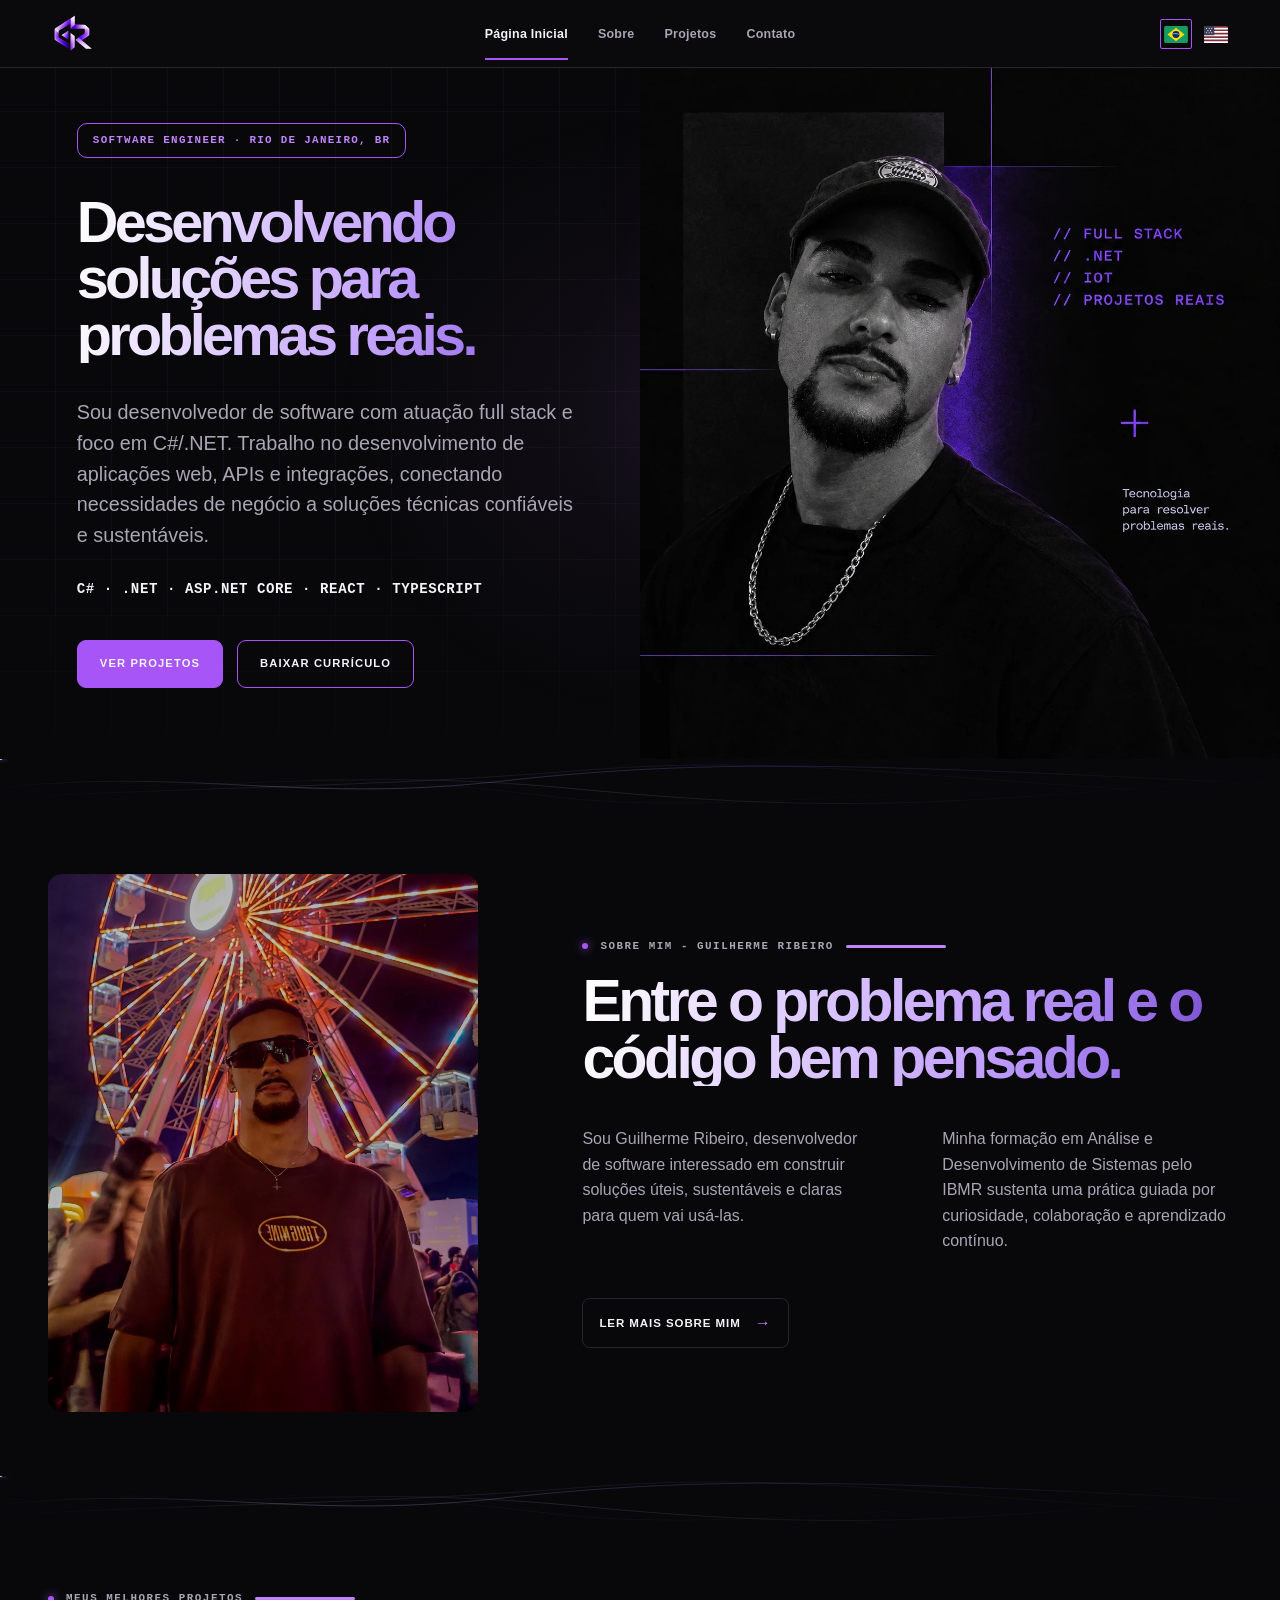
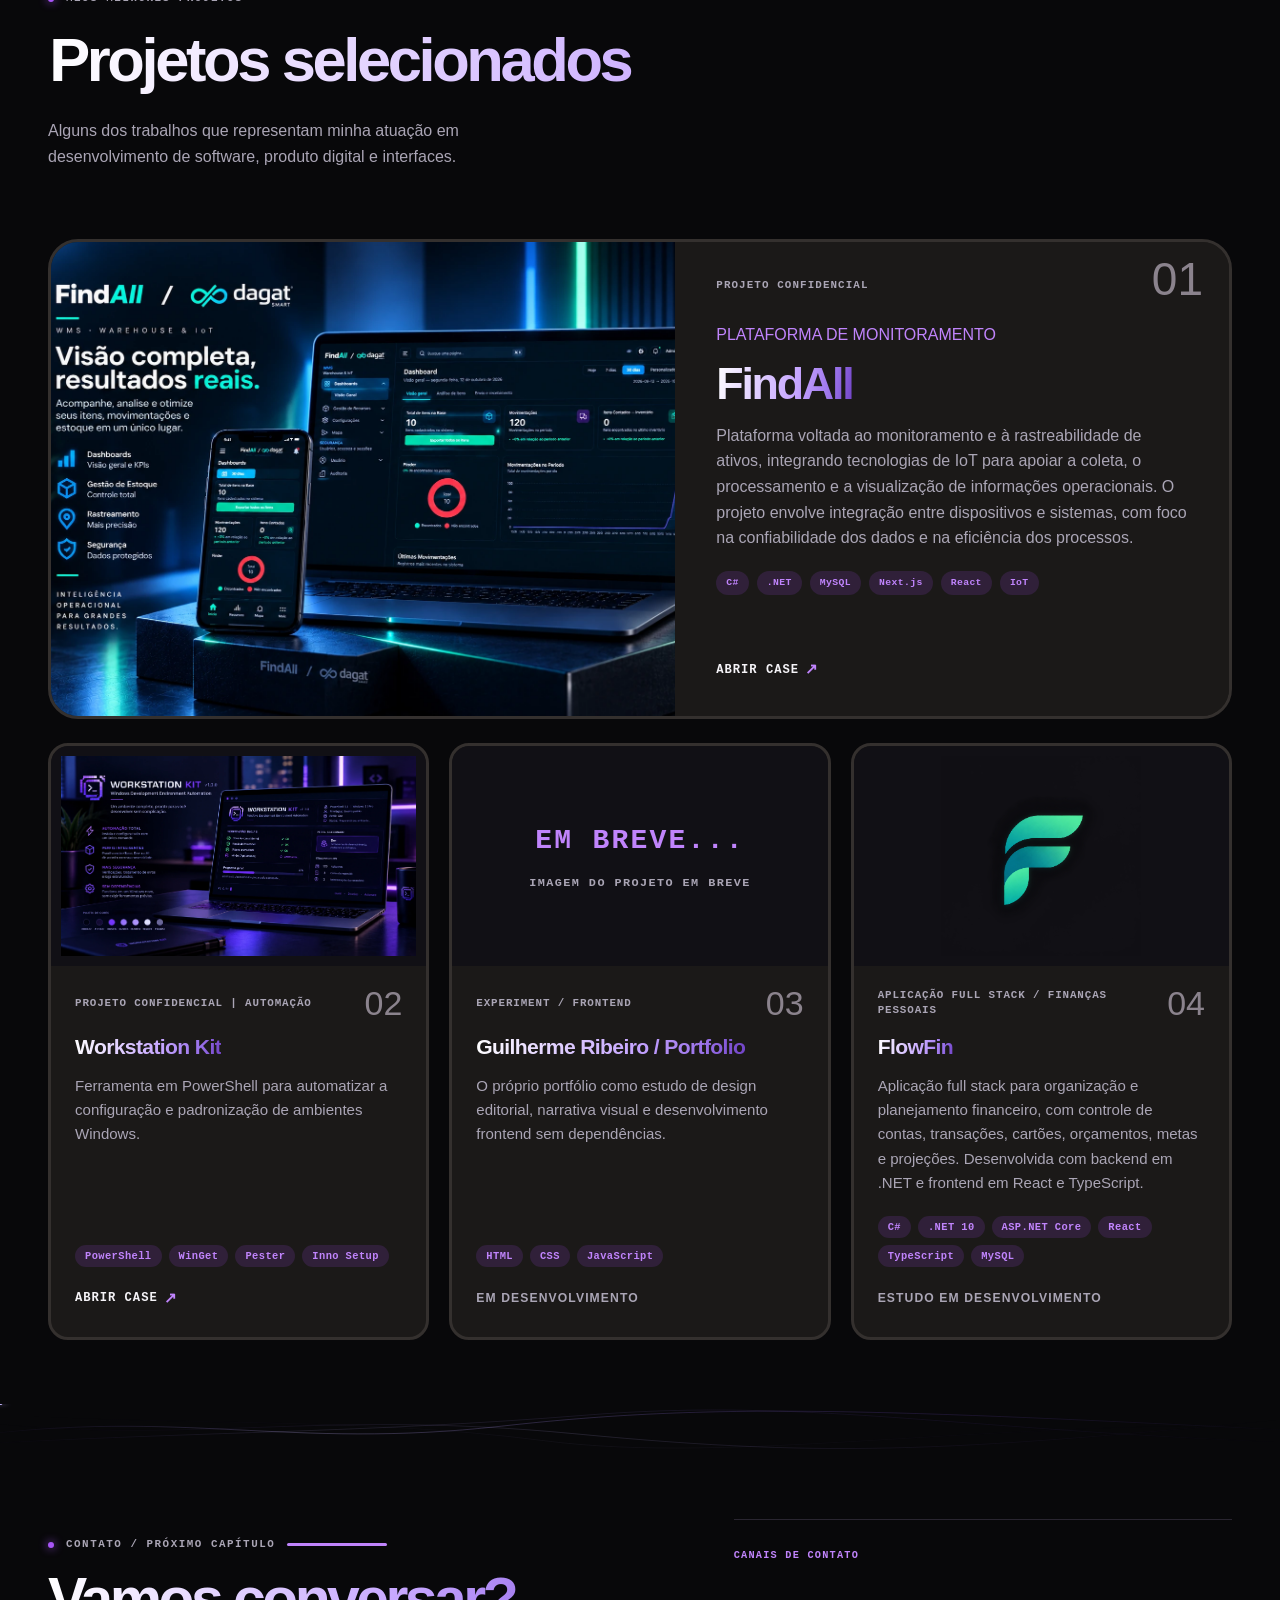
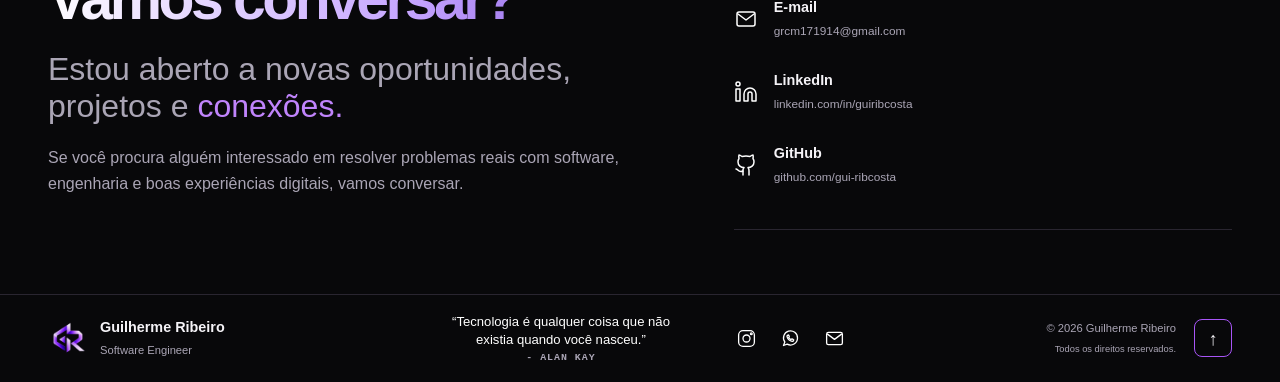
<file: index.html>
<!doctype html>
<html lang="pt-BR">
<head>
  <meta charset="utf-8">
  <meta name="viewport" content="width=device-width, initial-scale=1">
  <meta name="description" content="Portfólio profissional de Guilherme Ribeiro, desenvolvedor de software." data-description-pt="Portfólio profissional de Guilherme Ribeiro, desenvolvedor de software." data-description-en="Professional portfolio of Guilherme Ribeiro, a full-stack software developer focused on C# and .NET.">
  <title>Guilherme Ribeiro | Software Engineer</title>
  <link rel="canonical" href="https://guilherme-ribeiro-dev.vercel.app/">
  <meta property="og:type" content="website">
  <meta property="og:locale" content="pt_BR">
  <meta property="og:url" content="https://guilherme-ribeiro-dev.vercel.app/">
  <meta property="og:title" content="Guilherme Ribeiro | Software Engineer">
  <meta property="og:description" content="Portfólio profissional de Guilherme Ribeiro, desenvolvedor de software.">
  <meta property="og:image" content="https://guilherme-ribeiro-dev.vercel.app/assets/images/header.png">
  <meta property="og:image:width" content="1190">
  <meta property="og:image:height" content="1322">
  <link rel="icon" type="image/png" href="assets/images/favicon.png" sizes="64x64">
  <link rel="stylesheet" href="css/style.css">
</head>
<body>
  <div class="site-shell">
    <div id="top" tabindex="-1"></div>
    <a class="skip-link" href="#conteudo" data-i18n="skipLabel">Ir para o conteúdo</a>
    <header class="site-header">
      <a class="brand-logo" href="#inicio" aria-label="GR, início" data-brand-label="brandLabel">
        <img src="assets/images/logo.webp" width="192" height="184" alt="Logo geométrica GR">
      </a>
      <button class="menu-toggle" type="button" aria-expanded="false" aria-controls="main-nav">
        <span class="sr-only" data-i18n="menuLabel">Menu principal</span>
        <span></span><span></span>
      </button>
      <nav class="main-nav" id="main-nav" aria-label="Navegação principal" data-nav-label="navigationLabel">
        <a class="is-active" href="#inicio" aria-current="location" data-i18n="nav.home">Página Inicial</a>
        <a href="#sobre" data-i18n="nav.about">Sobre</a>
        <a href="#projetos" data-i18n="nav.projects">Projetos</a>
        <a href="#contato" data-i18n="nav.contact">Contato</a>
      </nav>
      <div class="language-switcher" role="group" aria-label="Seleção de idioma" data-language-switcher-label="languageSelectorLabel">
        <button class="language-button is-active" type="button" data-language="pt" data-language-label="language.pt" data-language-title="language.ptTitle" aria-label="Português" title="Português" aria-pressed="true">
          <svg class="flag-icon" viewBox="0 0 28 20" aria-hidden="true"><rect width="28" height="20" rx="2" fill="#169B62"/><path d="m14 2 10 8-10 8L4 10 14 2Z" fill="#FFDF00"/><circle cx="14" cy="10" r="4.1" fill="#002776"/><path d="M10.5 9.4c2.2-.8 4.9-.5 7.1.6" fill="none" stroke="#FFF" stroke-width=".7"/></svg><span class="sr-only">PT</span>
        </button>
        <button class="language-button" type="button" data-language="en" data-language-label="language.en" data-language-title="language.enTitle" aria-label="English" title="English" aria-pressed="false">
          <svg class="flag-icon" viewBox="0 0 28 20" aria-hidden="true"><rect width="28" height="20" rx="2" fill="#B22234"/><path d="M0 3h28M0 7h28M0 11h28M0 15h28M0 19h28" stroke="#FFF" stroke-width="2"/><rect width="12" height="11" rx="1" fill="#3C3B6E"/><circle cx="3" cy="3" r=".65" fill="#FFF"/><circle cx="6" cy="3" r=".65" fill="#FFF"/><circle cx="9" cy="3" r=".65" fill="#FFF"/><circle cx="4.5" cy="5.5" r=".65" fill="#FFF"/><circle cx="7.5" cy="5.5" r=".65" fill="#FFF"/><circle cx="3" cy="8" r=".65" fill="#FFF"/><circle cx="6" cy="8" r=".65" fill="#FFF"/><circle cx="9" cy="8" r=".65" fill="#FFF"/></svg><span class="sr-only">EN</span>
        </button>
      </div>
    </header>

    <main id="conteudo" tabindex="-1">
      <section class="hero section-grid" id="inicio" tabindex="-1">
        <div class="hero-copy">
          <p class="hero-identification" data-i18n="hero.eyebrow">SOFTWARE DEVELOPER · FULL STACK · RIO DE JANEIRO, BR</p>
          <h1 class="title-gradient" data-i18n="hero.title">Desenvolvendo soluções para <em>problemas reais.</em></h1>
          <p class="hero-lead" data-i18n="hero.lead">Sou desenvolvedor de software com atuação full stack e foco em C#/.NET. Trabalho no desenvolvimento de aplicações web, APIs e integrações, conectando necessidades de negócio a soluções técnicas confiáveis e sustentáveis.</p>
          <p class="hero-technologies" data-i18n="hero.technologies">C# · .NET · ASP.NET CORE · REACT · TYPESCRIPT</p>
          <div class="hero-actions">
            <a class="button button-primary" href="#projetos" data-i18n="hero.primary">Ver Projetos</a>
            
<a
  class="button button-secondary"
  href="assets/files/Guilherme_Ribeiro_DevFullStack.pdf"
  download
  data-i18n="hero.secondary"
>
  Baixar Currículo
</a>

          </div>
        </div>
        <div class="hero-photo">
          <img src="assets/images/header.webp" width="1190" height="1322" fetchpriority="high" alt="Retrato profissional de Guilherme Ribeiro" data-i18n-alt="hero.photoAlt">
        </div>
      </section>

      <div class="section-transition section-transition--energy" aria-hidden="true">
        <svg class="transition-art" viewBox="0 0 1200 120" preserveAspectRatio="none" focusable="false">
          <defs>
            <linearGradient id="energy-line-a" x1="0" y1="0" x2="1" y2="0">
              <stop offset="0" stop-color="#8B5CF6" stop-opacity="0" />
              <stop offset=".25" stop-color="#C4B5FD" stop-opacity=".52" />
              <stop offset=".72" stop-color="#8B5CF6" stop-opacity=".32" />
              <stop offset="1" stop-color="#8B5CF6" stop-opacity="0" />
            </linearGradient>
            <linearGradient id="energy-line-b" x1="0" y1="0" x2="1" y2="0">
              <stop offset="0" stop-color="#4C1D95" stop-opacity="0" />
              <stop offset=".45" stop-color="#C4B5FD" stop-opacity=".34" />
              <stop offset="1" stop-color="#4C1D95" stop-opacity="0" />
            </linearGradient>
            <filter id="energy-glow" x="-20%" y="-100%" width="140%" height="300%">
              <feGaussianBlur stdDeviation="3" />
            </filter>
          </defs>
          <g class="energy-glow" fill="none" stroke="#A78BFA" stroke-width="4" opacity=".12" filter="url(#energy-glow)">
            <path d="M-30 76 C170 10 270 108 470 52 S820 12 1230 64" />
            <path d="M-30 40 C180 100 290 10 540 70 S900 108 1230 30" />
          </g>
          <g class="energy-lines" fill="none" stroke-linecap="round">
            <path class="energy-line energy-line-one" pathLength="1" stroke="url(#energy-line-a)" d="M-30 76 C170 10 270 108 470 52 S820 12 1230 64" />
            <path class="energy-line energy-line-two" pathLength="1" stroke="url(#energy-line-b)" d="M-30 40 C180 100 290 10 540 70 S900 108 1230 30" />
            <path class="energy-line energy-line-three" pathLength="1" stroke="url(#energy-line-a)" d="M-30 95 C190 64 340 68 550 26 S900 64 1230 92" />
            <path class="energy-line energy-line-four" pathLength="1" stroke="url(#energy-line-b)" d="M-30 20 C160 54 330 28 510 86 S920 36 1230 52" />
          </g>
          <circle class="energy-pulse energy-pulse-one" cx="0" cy="0" r="2.2" />
          <circle class="energy-pulse energy-pulse-two" cx="0" cy="0" r="1.7" />
        </svg>
      </div>

      <section class="intro section-grid" id="sobre" tabindex="-1">
        <div class="intro-photo">
          <img src="assets/images/sobre.webp" width="1702" height="2336" loading="lazy" alt="Retrato de Guilherme Ribeiro" data-i18n-alt="about.photoAlt">
        </div>
        <div class="intro-content">
          <p class="eyebrow"><span class="eyebrow-dot" aria-hidden="true"></span><span data-i18n="about.eyebrow">SOBRE MIM - GUILHERME RIBEIRO</span></p>
          <h2 class="title-gradient" data-i18n="about.title">Entre o problema real e o código bem pensado.</h2>
          <div class="intro-columns" id="sobre-detalhes">
            <p data-i18n="about.text1">Sou Guilherme Ribeiro, desenvolvedor de software com atuação full stack e foco em C#/.NET.</p>
            <p data-i18n="about.text2">Trabalho no desenvolvimento de aplicações web, APIs e integrações, conectando necessidades de negócio a soluções técnicas confiáveis e sustentáveis.</p>
          </div>
          <a class="about-more" href="sobre.html" data-i18n="about.more">Ler mais sobre mim <span aria-hidden="true">→</span></a>
        </div>
      </section>

      <div class="section-transition section-transition--network" aria-hidden="true">
        <svg class="transition-art" viewBox="0 0 1200 120" preserveAspectRatio="none" focusable="false">
          <defs>
            <linearGradient id="energy-line-a-network" x1="0" y1="0" x2="1" y2="0"><stop offset="0" stop-color="#8B5CF6" stop-opacity="0" /><stop offset=".25" stop-color="#C4B5FD" stop-opacity=".52" /><stop offset=".72" stop-color="#8B5CF6" stop-opacity=".32" /><stop offset="1" stop-color="#8B5CF6" stop-opacity="0" /></linearGradient>
            <linearGradient id="energy-line-b-network" x1="0" y1="0" x2="1" y2="0"><stop offset="0" stop-color="#4C1D95" stop-opacity="0" /><stop offset=".45" stop-color="#C4B5FD" stop-opacity=".34" /><stop offset="1" stop-color="#4C1D95" stop-opacity="0" /></linearGradient>
          </defs>
          <g class="energy-lines" fill="none" stroke-linecap="round">
            <path class="energy-line energy-line-one" pathLength="1" stroke="url(#energy-line-a-network)" d="M-30 76 C170 10 270 108 470 52 S820 12 1230 64" />
            <path class="energy-line energy-line-two" pathLength="1" stroke="url(#energy-line-b-network)" d="M-30 40 C180 100 290 10 540 70 S900 108 1230 30" />
            <path class="energy-line energy-line-three" pathLength="1" stroke="url(#energy-line-a-network)" d="M-30 95 C190 64 340 68 550 26 S900 64 1230 92" />
            <path class="energy-line energy-line-four" pathLength="1" stroke="url(#energy-line-b-network)" d="M-30 20 C160 54 330 28 510 86 S920 36 1230 52" />
          </g>
          <circle class="energy-pulse energy-pulse-one" cx="0" cy="0" r="2.2" />
          <circle class="energy-pulse energy-pulse-two" cx="0" cy="0" r="1.7" />
        </svg>
      </div>

      <section class="projects section-grid" id="projetos" tabindex="-1">
        <div class="projects-heading">
          <div>
            <p class="eyebrow"><span class="eyebrow-dot" aria-hidden="true"></span><span data-i18n="projects.eyebrow">MEUS MELHORES PROJETOS</span></p>
            <h2 class="title-gradient" data-i18n="projects.title">Projetos <em>selecionados</em></h2>
            <p class="projects-intro" data-i18n="projects.intro">Alguns dos trabalhos que representam minha atuação em desenvolvimento de software, produto digital e interfaces.</p>
          </div>
        </div>
        <article class="project-feature">
          <a class="project-card-overlay" tabindex="-1" href="projetos/findall.html" data-i18n-aria="projects.findall.cardLink" aria-label="Abrir estudo de caso do FindAll"></a>
          <div class="project-cover project-cover-logo">
            <img src="assets/images/findall_logo.webp" width="1330" height="995" loading="lazy" alt="Logo FindAll" data-i18n-alt="projects.findall.imageAlt">
          </div>
          <div class="project-feature-info">
            <span class="project-feature-number" aria-hidden="true">01</span>
            <div class="project-top"><span data-i18n="projects.findall.category">PROJETO CONFIDENCIAL</span></div>
            <p class="project-label" data-i18n="projects.findall.label">PLATAFORMA DE MONITORAMENTO E RASTREABILIDADE</p>
            <h3 class="title-gradient" data-i18n="projects.findall.title">FindAll</h3>
            <p class="project-description" data-i18n="projects.findall.description">Plataforma voltada ao monitoramento e à rastreabilidade de ativos, integrando tecnologias de IoT para apoiar a coleta, o processamento e a visualização de informações operacionais. O projeto envolve integração entre dispositivos e sistemas, com foco na confiabilidade dos dados e na eficiência dos processos.</p>
            <div class="project-tags"><span>C#</span><span>.NET</span><span>MySQL</span><span>Next.js</span><span>React</span><span>IoT</span></div>
            <a class="project-link project-case-link" href="projetos/findall.html" data-i18n="projects.findall.caseLink" data-i18n-aria="projects.findall.caseLinkLabel" aria-label="Abrir case do FindAll">Abrir case <span class="case-arrow" aria-hidden="true">↗</span></a>
          </div>
        </article>
        <div class="project-list">
          <article class="project-card">
            <div class="project-cover">
              <img
                src="assets/images/workstation_002.webp" width="1670" height="942"
                alt="Logo do Workstation Kit"
                data-i18n-alt="projects.workstation.imageAlt"
                loading="lazy"
              >
            </div>
            <div class="project-top">
              <span data-i18n="projects.workstation.category">PROJETO CONFIDENCIAL | AUTOMAÇÃO</span>
              <span class="project-card-number">02</span>
            </div>
            <h3 class="title-gradient" data-i18n="projects.workstation.title">Workstation Kit</h3>
            <p class="project-description" data-i18n="projects.workstation.description">
              Ferramenta em PowerShell para automatizar a configuração e padronização de ambientes Windows.
            </p>
            <div class="project-tags" aria-label="Tecnologias utilizadas" data-i18n-aria="projects.tagsAria">
              <span>PowerShell</span>
              <span>WinGet</span>
              <span>Pester</span>
              <span>Inno Setup</span>
            </div>
            <a class="project-link project-case-link" href="projetos/workstation.html" aria-label="Abrir case do Workstation Kit" data-i18n="projects.caseLink" data-i18n-aria="projects.workstation.cardLink">Abrir case <span class="case-arrow" aria-hidden="true">↗</span></a>
          </article>
          <article class="project-card">
            <div class="project-cover project-cover-placeholder"><span class="cover-mark" data-i18n="projects.coverPending">EM BREVE...</span><span data-i18n="projects.imagePending">Imagem do projeto em breve</span></div>
            <div class="project-top"><span data-i18n="projects.portfolio.category">EXPERIMENT / FRONTEND</span><span class="project-card-number">03</span></div>
            <h3 class="title-gradient" data-i18n="projects.portfolio.title">Em Breve</h3>
            <p class="project-description" data-i18n="projects.portfolio.description">Em breve</p>
            <div class="project-tags" aria-label="Tecnologias utilizadas" data-i18n-aria="projects.tagsAria"><span>HTML</span><span>CSS</span><span>JavaScript</span></div>
            <span class="project-link project-link-disabled" data-i18n="projects.linkPending">Em desenvolvimento</span>
          </article>
          <article class="project-card">
            <div class="project-cover"><img src="assets/images/flowfin_logo.png" alt="Logo do FlowFin" data-i18n-alt="projects.flowfin.imageAlt" loading="lazy"></div>
            <div class="project-top"><span data-i18n="projects.flowfin.category">APLICAÇÃO FULL STACK / FINANÇAS PESSOAIS</span><span class="project-card-number">04</span></div>
            <h3 class="title-gradient" data-i18n="projects.flowfin.title">FlowFin</h3>
            <p class="project-description" data-i18n="projects.flowfin.description">Aplicação full stack para organização e planejamento financeiro, com controle de contas, transações, cartões, orçamentos, metas e projeções. Desenvolvida com backend em .NET e frontend em React e TypeScript.</p>
            <div class="project-tags" aria-label="Tecnologias utilizadas" data-i18n-aria="projects.tagsAria"><span>C#</span><span>.NET 10</span><span>ASP.NET Core</span><span>React</span><span>TypeScript</span><span>MySQL</span></div>
            <span class="project-link project-link-disabled" data-i18n="projects.flowfin.linkPending">Estudo em desenvolvimento</span>
          </article>
        </div>
      </section>

      <div class="section-transition section-transition--topography" aria-hidden="true">
        <svg class="transition-art" viewBox="0 0 1200 120" preserveAspectRatio="none" focusable="false">
          <defs>
            <linearGradient id="energy-line-a-topography" x1="0" y1="0" x2="1" y2="0"><stop offset="0" stop-color="#8B5CF6" stop-opacity="0" /><stop offset=".25" stop-color="#C4B5FD" stop-opacity=".52" /><stop offset=".72" stop-color="#8B5CF6" stop-opacity=".32" /><stop offset="1" stop-color="#8B5CF6" stop-opacity="0" /></linearGradient>
            <linearGradient id="energy-line-b-topography" x1="0" y1="0" x2="1" y2="0"><stop offset="0" stop-color="#4C1D95" stop-opacity="0" /><stop offset=".45" stop-color="#C4B5FD" stop-opacity=".34" /><stop offset="1" stop-color="#4C1D95" stop-opacity="0" /></linearGradient>
          </defs>
          <g class="energy-lines" fill="none" stroke-linecap="round">
            <path class="energy-line energy-line-one" pathLength="1" stroke="url(#energy-line-a-topography)" d="M-30 76 C170 10 270 108 470 52 S820 12 1230 64" />
            <path class="energy-line energy-line-two" pathLength="1" stroke="url(#energy-line-b-topography)" d="M-30 40 C180 100 290 10 540 70 S900 108 1230 30" />
            <path class="energy-line energy-line-three" pathLength="1" stroke="url(#energy-line-a-topography)" d="M-30 95 C190 64 340 68 550 26 S900 64 1230 92" />
            <path class="energy-line energy-line-four" pathLength="1" stroke="url(#energy-line-b-topography)" d="M-30 20 C160 54 330 28 510 86 S920 36 1230 52" />
          </g>
          <circle class="energy-pulse energy-pulse-one" cx="0" cy="0" r="2.2" />
          <circle class="energy-pulse energy-pulse-two" cx="0" cy="0" r="1.7" />
        </svg>
      </div>

      <section class="contact section-grid" id="contato" tabindex="-1">
        <div class="contact-content">
          <p class="eyebrow"><span class="eyebrow-dot" aria-hidden="true"></span><span data-i18n="contact.eyebrow">CONTATO / PRÓXIMO CAPÍTULO</span></p>
          <h2 class="title-gradient" data-i18n="contact.title">Vamos <em>conversar?</em></h2>
          <p class="contact-lead" data-i18n="contact.lead">Estou aberto a novas oportunidades, projetos e <em>conexões.</em></p>
          <p data-i18n="contact.text">Se você procura alguém interessado em resolver problemas reais com software, engenharia e boas experiências digitais, vamos conversar.</p>
        </div>
        <div class="contact-details">
          <p class="contact-details-label" data-i18n="contact.channels">CANAIS DE CONTATO</p>
          <a class="contact-item" href="mailto:grcm171914@gmail.com">
            <svg viewBox="0 0 24 24" aria-hidden="true"><rect x="3" y="5" width="18" height="14" rx="2"/><path d="m4 7 8 6 8-6"/></svg>
            <span><strong data-i18n="contact.email">E-mail</strong><small>grcm171914@gmail.com</small></span>
          </a>
          <a class="contact-item" href="https://www.linkedin.com/in/guiribcosta" target="_blank" rel="noopener noreferrer">
            <svg viewBox="0 0 24 24" aria-hidden="true"><path d="M16 8a6 6 0 0 1 6 6v7h-4v-7a2 2 0 0 0-2-2 2 2 0 0 0-2 2v7h-4v-7a6 6 0 0 1 6-6z"/><rect x="2" y="9" width="4" height="12"/><circle cx="4" cy="4" r="2"/></svg>
            <span><strong>LinkedIn</strong><small>linkedin.com/in/guiribcosta</small></span>
          </a>
          <a class="contact-item" href="https://github.com/gui-ribcosta" target="_blank" rel="noopener noreferrer">
            <svg viewBox="0 0 24 24" aria-hidden="true"><path d="M15 22v-4a4.8 4.8 0 0 0-1-3.5c3 0 6-2 6-5.5.08-1.25-.27-2.48-1-3.5.28-1.15.28-2.35 0-3.5 0 0-1 0-3 1.5-2.64-.5-5.36-.5-8 0C6 2 5 2 5 2c-.3 1.15-.3 2.35 0 3.5A5.403 5.403 0 0 0 4 9c0 3.5 3 5.5 6 5.5-.39.49-.68 1.05-.85 1.65-.17.6-.22 1.23-.15 1.85v4"/><path d="M9 18c-4.51 2-5-2-7-2"/></svg>
            <span><strong>GitHub</strong><small>github.com/gui-ribcosta</small></span>
          </a>
        </div>
      </section>
    </main>

<aside class="social-rail" aria-label="Redes e contato" data-i18n-aria="socialLabel">
  <a class="social-rail-link"
     href="https://github.com/gui-ribcosta"
     target="_blank"
     rel="noopener noreferrer"
     aria-label="GitHub"
     data-tooltip="GitHub">
    <svg viewBox="0 0 24 24" aria-hidden="true">
      <path d="M15 22v-4a4.8 4.8 0 0 0-1-3.5c3 0 6-2 6-5.5.08-1.25-.27-2.48-1-3.5.28-1.15.28-2.35 0-3.5 0 0-1 0-3 1.5-2.64-.5-5.36-.5-8 0C6 2 5 2 5 2c-.3 1.15-.3 2.35 0 3.5A5.403 5.403 0 0 0 4 9c0 3.5 3 5.5 6 5.5-.39.49-.68 1.05-.85 1.65-.17.6-.22 1.23-.15 1.85v4"/>
      <path d="M9 18c-4.51 2-5-2-7-2"/>
    </svg>
  </a>

  <a class="social-rail-link"
     href="https://www.linkedin.com/in/guiribcosta"
     target="_blank"
     rel="noopener noreferrer"
     aria-label="LinkedIn"
     data-tooltip="LinkedIn">
    <svg viewBox="0 0 24 24" aria-hidden="true">
      <path d="M16 8a6 6 0 0 1 6 6v7h-4v-7a2 2 0 0 0-2-2 2 2 0 0 0-2 2v7h-4v-7a6 6 0 0 1 6-6z"/>
      <rect x="2" y="9" width="4" height="12"/>
      <circle cx="4" cy="4" r="2"/>
    </svg>
  </a>

  <a class="social-rail-link"
     href="https://www.instagram.com/gui_ribecosta/"
     target="_blank"
     rel="noopener noreferrer"
     aria-label="Instagram"
     data-tooltip="Instagram">
    <svg viewBox="0 0 24 24" aria-hidden="true">
      <rect x="3" y="3" width="18" height="18" rx="5"/>
      <circle cx="12" cy="12" r="4"/>
      <circle cx="17.5" cy="6.5" r="1"/>
    </svg>
  </a>

  <a class="social-rail-link"
     href="https://wa.me/5521980417869"
     target="_blank"
     rel="noopener noreferrer"
     aria-label="WhatsApp"
     data-tooltip="WhatsApp">
    <svg viewBox="0 0 24 24" aria-hidden="true">
      <path d="M20 11.5a8 8 0 0 1-11.8 7L4 20l1.5-4.1A8 8 0 1 1 20 11.5Z"/>
      <path d="M9 8.5c.3-.5.6-.5.9-.5l.7 1.7c.1.3 0 .5-.2.7l-.5.5c.7 1.2 1.4 1.8 2.6 2.4l.5-.6c.2-.2.4-.3.7-.2l1.7.8c.3.1.3.4.2.7-.3.9-1 1.3-1.8 1.2-2.4-.3-5-2.7-5.8-5.3-.2-.7.2-1.2 1-1.7Z"/>
    </svg>
  </a>

  <a class="social-rail-link"
     href="mailto:grcm171914@gmail.com"
     target="_blank"
     rel="noopener noreferrer"
     aria-label="E-mail" data-i18n-aria="contact.email"
     data-tooltip="E-mail" data-i18n-tooltip="contact.email">
    <svg viewBox="0 0 24 24" aria-hidden="true">
      <rect x="3" y="5" width="18" height="14" rx="2"/>
      <path d="m4 7 8 6 8-6"/>
    </svg>
  </a>
</aside>

    <footer class="site-footer">
      <div class="footer-identity">
        <a class="footer-logo" href="#inicio" aria-label="GR, início" data-i18n-aria="brandLabel">
          <img src="assets/images/logo.webp" width="192" height="184" alt="Logo geométrica GR">
        </a>
        <div>
          <strong>Guilherme Ribeiro</strong>
          <span data-i18n="footer.role">Software Engineer</span>
        </div>
      </div>
      <div class="footer-center">
        <div class="footer-quote-wrap">
          <p class="footer-quote" data-i18n="footer.quote">“Tecnologia é qualquer coisa que não<br>existia quando você nasceu.”</p>
          <span class="footer-quote-author">- Alan Kay</span>
        </div>
        <div class="footer-socials" role="group" aria-label="Redes e contato" data-i18n-aria="socialLabel">
          <a class="social-link"
             href="https://www.instagram.com/gui_ribecosta/"
             target="_blank"
             rel="noopener noreferrer"
             aria-label="Instagram"
             data-tooltip="Instagram">
            <svg viewBox="0 0 24 24" aria-hidden="true"><rect x="3" y="3" width="18" height="18" rx="5"/><circle cx="12" cy="12" r="4"/><circle cx="17.5" cy="6.5" r="1"/></svg>
          </a>
          <a class="social-link"
             href="https://wa.me/5521980417869"
             target="_blank"
             rel="noopener noreferrer"
             aria-label="WhatsApp"
             data-tooltip="WhatsApp">
            <svg viewBox="0 0 24 24" aria-hidden="true"><path d="M20 11.5a8 8 0 0 1-11.8 7L4 20l1.5-4.1A8 8 0 1 1 20 11.5Z"/><path d="M9 8.5c.3-.5.6-.5.9-.5l.7 1.7c.1.3 0 .5-.2.7l-.5.5c.7 1.2 1.4 1.8 2.6 2.4l.5-.6c.2-.2.4-.3.7-.2l1.7.8c.3.1.3.4.2.7-.3.9-1 1.3-1.8 1.2-2.4-.3-5-2.7-5.8-5.3-.2-.7.2-1.2 1-1.7Z"/></svg>
          </a>
          <a class="social-link"
             href="mailto:grcm171914@gmail.com"
             target="_blank"
             rel="noopener noreferrer"
             aria-label="E-mail" data-i18n-aria="contact.email"
             data-tooltip="E-mail" data-i18n-tooltip="contact.email">
            <svg viewBox="0 0 24 24" aria-hidden="true"><rect x="3" y="5" width="18" height="14" rx="2"/><path d="m4 7 8 6 8-6"/></svg>
          </a>
        </div>
      </div>
      <div class="footer-legal">
        <div><span>© 2026 Guilherme Ribeiro</span><small data-i18n="footer.reserved">Todos os direitos reservados.</small></div>
        <a class="back-to-top" href="#top" aria-label="Voltar ao topo" data-i18n-aria="footer.back"><span aria-hidden="true">↑</span></a>
      </div>
    </footer>
  </div>
  <script src="js/script.js"></script>
</body>
</html>
</file>
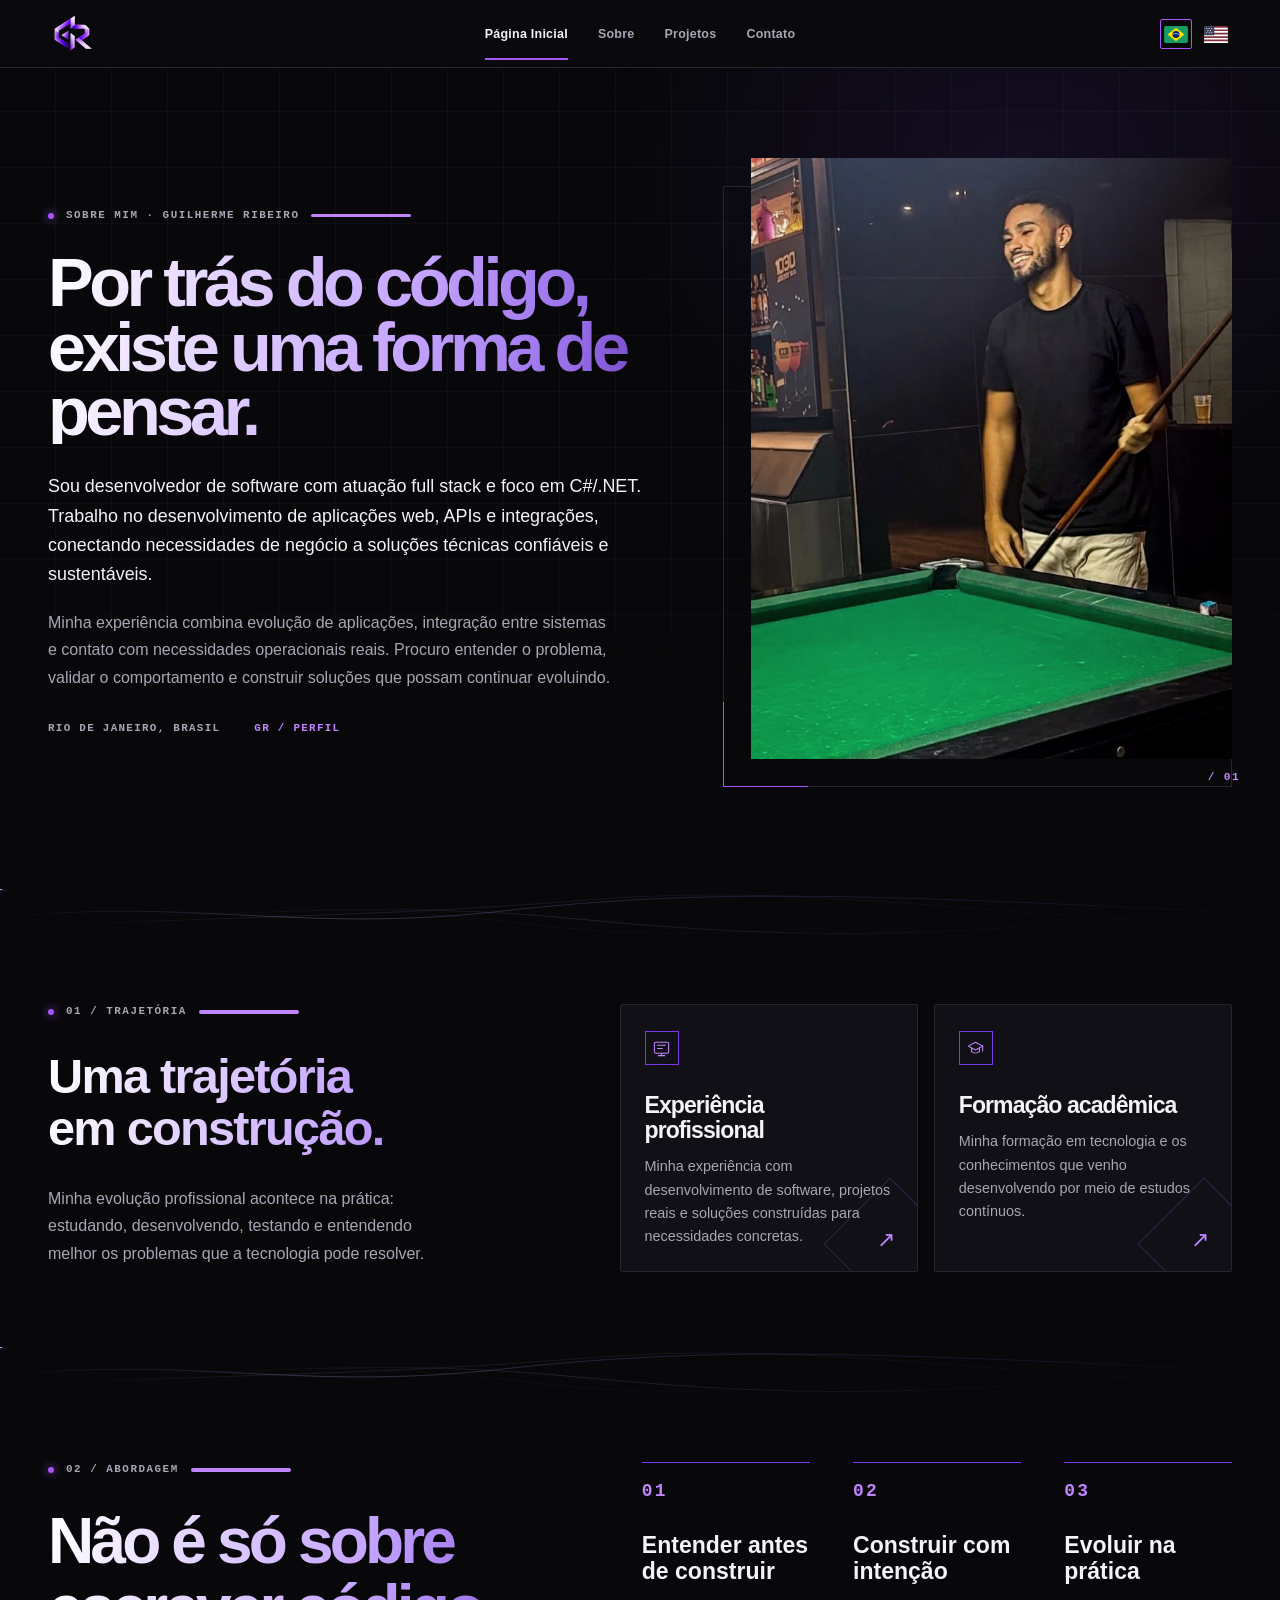
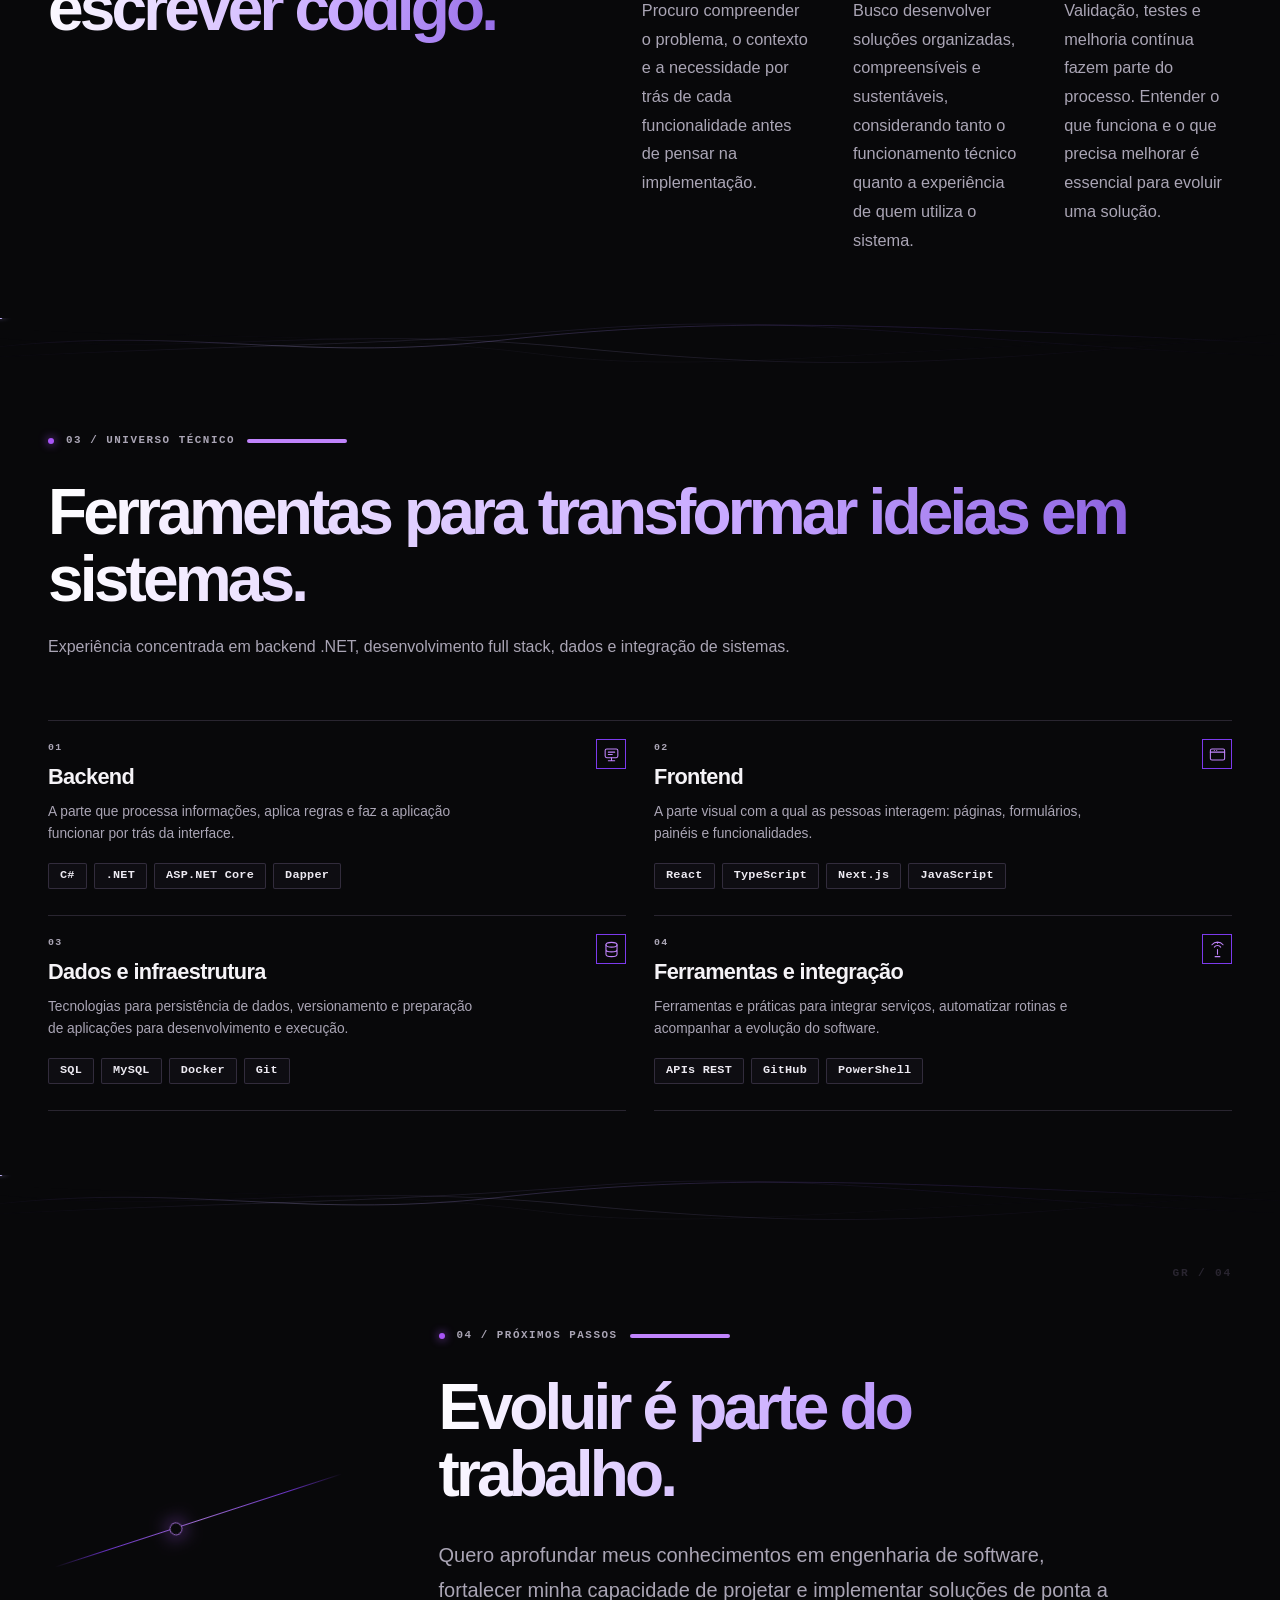
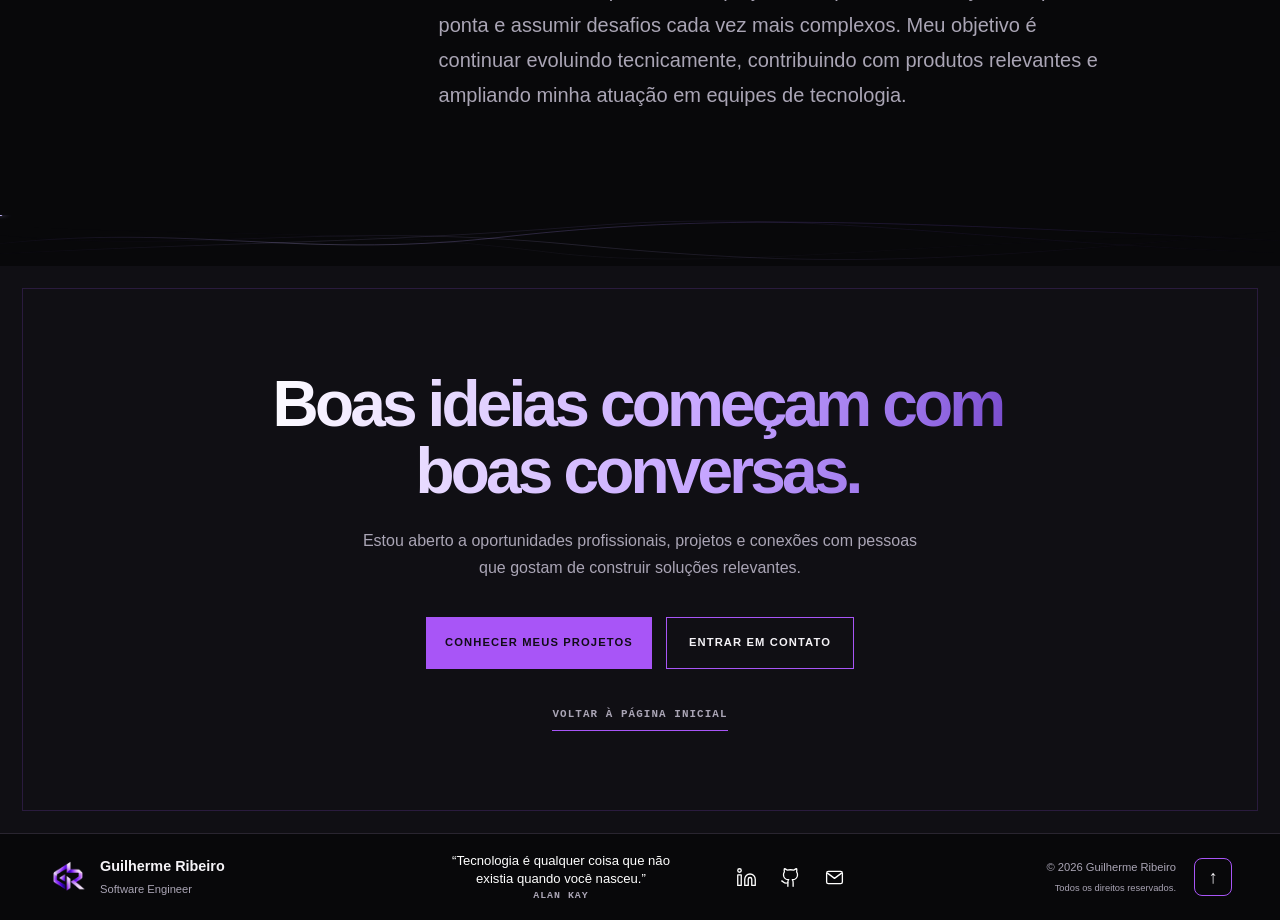
<file: sobre.html>
<!doctype html>
<html lang="pt-BR">
<head>
  <meta charset="utf-8">
  <meta name="viewport" content="width=device-width, initial-scale=1">
  <meta name="description" content="Sobre Guilherme Ribeiro, desenvolvedor de software." data-description-pt="Sobre Guilherme Ribeiro, desenvolvedor de software." data-description-en="About Guilherme Ribeiro, his full-stack software development experience, education and technical approach.">
  <title data-i18n="aboutPage.pageTitle">Sobre mim | Guilherme Ribeiro</title>
  <link rel="canonical" href="https://guilherme-ribeiro-dev.vercel.app/sobre.html">
  <meta property="og:type" content="profile">
  <meta property="og:locale" content="pt_BR">
  <meta property="og:url" content="https://guilherme-ribeiro-dev.vercel.app/sobre.html">
  <meta property="og:title" content="Sobre mim | Guilherme Ribeiro">
  <meta property="og:description" content="Sobre Guilherme Ribeiro, desenvolvedor de software.">
  <meta property="og:image" content="https://guilherme-ribeiro-dev.vercel.app/assets/images/sobre_001.jpg">
  <meta property="og:image:width" content="655">
  <meta property="og:image:height" content="948">
  <link rel="icon" type="image/png" href="assets/images/favicon.png" sizes="64x64">
  <link rel="stylesheet" href="css/style.css">
</head>
<body class="about-page">
  <div class="site-shell">
    <div id="top" tabindex="-1"></div>
    <a class="skip-link" href="#conteudo" data-i18n="skipLabel">Ir para o conteúdo</a>
    <header class="site-header">
      <a class="brand-logo" href="index.html#inicio" aria-label="GR, início" data-brand-label="brandLabel">
        <img src="assets/images/logo.webp" width="192" height="184" alt="Logo geométrica GR">
      </a>
      <button class="menu-toggle" type="button" aria-expanded="false" aria-controls="main-nav">
        <span class="sr-only" data-i18n="menuLabel">Menu principal</span><span></span><span></span>
      </button>
      <nav class="main-nav" id="main-nav" aria-label="Navegação principal" data-nav-label="navigationLabel">
        <a class="is-active" href="index.html#inicio" data-i18n="nav.home">Página Inicial</a>
        <a href="index.html#sobre" data-i18n="nav.about">Sobre</a>
        <a href="index.html#projetos" data-i18n="nav.projects">Projetos</a>
        <a href="index.html#contato" data-i18n="nav.contact">Contato</a>
      </nav>
      <div class="language-switcher" role="group" aria-label="Seleção de idioma" data-language-switcher-label="languageSelectorLabel">
        <button class="language-button is-active" type="button" data-language="pt" data-language-label="language.pt" data-language-title="language.ptTitle" aria-label="Português" title="Português" aria-pressed="true">
          <svg class="flag-icon" viewBox="0 0 28 20" aria-hidden="true"><rect width="28" height="20" rx="2" fill="#169B62"/><path d="m14 2 10 8-10 8L4 10 14 2Z" fill="#FFDF00"/><circle cx="14" cy="10" r="4.1" fill="#002776"/><path d="M10.5 9.4c2.2-.8 4.9-.5 7.1.6" fill="none" stroke="#FFF" stroke-width=".7"/></svg><span class="sr-only">PT</span>
        </button>
        <button class="language-button" type="button" data-language="en" data-language-label="language.en" data-language-title="language.enTitle" aria-label="English" title="English" aria-pressed="false">
          <svg class="flag-icon" viewBox="0 0 28 20" aria-hidden="true"><rect width="28" height="20" rx="2" fill="#B22234"/><path d="M0 3h28M0 7h28M0 11h28M0 15h28M0 19h28" stroke="#FFF" stroke-width="2"/><rect width="12" height="11" rx="1" fill="#3C3B6E"/><circle cx="3" cy="3" r=".65" fill="#FFF"/><circle cx="6" cy="3" r=".65" fill="#FFF"/><circle cx="9" cy="3" r=".65" fill="#FFF"/><circle cx="4.5" cy="5.5" r=".65" fill="#FFF"/><circle cx="7.5" cy="5.5" r=".65" fill="#FFF"/><circle cx="3" cy="8" r=".65" fill="#FFF"/><circle cx="6" cy="8" r=".65" fill="#FFF"/><circle cx="9" cy="8" r=".65" fill="#FFF"/></svg><span class="sr-only">EN</span>
        </button>
      </div>
    </header>

    <main id="conteudo" tabindex="-1">
      <section class="about-hero section-grid">
        <div class="about-hero-copy about-reveal">
          <p class="about-eyebrow"><span class="eyebrow-dot"></span><span data-i18n="aboutPage.eyebrow">SOBRE MIM · <span class="about-name">GUILHERME RIBEIRO</span></span></p>
          <h1 class="title-gradient" data-i18n="aboutPage.title">Por trás do código, existe uma forma de <em>pensar.</em></h1>
          <p class="about-lead" data-i18n="aboutPage.intro">Sou desenvolvedor de software com atuação full stack e foco em C#/.NET. Trabalho no desenvolvimento de aplicações web, APIs e integrações, conectando necessidades de negócio a soluções técnicas confiáveis e sustentáveis.</p>
          <p class="about-copy" data-i18n="aboutPage.introTwo">Minha experiência combina evolução de aplicações, integração entre sistemas e contato com necessidades operacionais reais. Procuro entender o problema, validar o comportamento e construir soluções que possam continuar evoluindo.</p>
          <div class="about-meta"><span data-i18n="aboutPage.location">RIO DE JANEIRO, BRASIL</span><strong data-i18n="aboutPage.profileMark">GR / PERFIL</strong></div>
        </div>
        <figure class="about-hero-media about-reveal">
          <img src="assets/images/sobre_001.webp" width="655" height="948" fetchpriority="high" alt="Retrato profissional de Guilherme Ribeiro" data-i18n-alt="aboutPage.photoAlt">
          <figcaption aria-hidden="true">/ 01</figcaption>
        </figure>
      </section>

      <section class="about-section about-journey section-grid">
        <div class="about-section-heading about-reveal">
          <p class="about-section-label"><span class="eyebrow-dot"></span><span data-i18n="aboutPage.journeyEyebrow">01 / TRAJETÓRIA</span></p>
          <h2 class="title-gradient" data-i18n="aboutPage.journeyTitle">Uma trajetória em construção.</h2>
          <p data-i18n="aboutPage.journeyIntro">Minha evolução profissional acontece na prática: estudando, desenvolvendo, testando e entendendo melhor os problemas que a tecnologia pode resolver.</p>
        </div>
        <div class="about-journey-interaction about-reveal">
          <div class="about-journey-cards">
            <button class="about-journey-card" type="button" data-journey-card="professional" aria-expanded="false" aria-controls="journey-professional-panel">
              <span class="about-card-icon" aria-hidden="true"><svg viewBox="0 0 24 24"><rect x="3" y="4" width="18" height="14" rx="2"/><path d="M8 21h8M12 18v3M7 8h10M7 12h6"/></svg></span>
              <span class="about-journey-card-copy"><strong data-i18n="aboutPage.professionalCardTitle">Experiência profissional</strong><span data-i18n="aboutPage.professionalCardText">Minha experiência com desenvolvimento de software, projetos reais e soluções construídas para necessidades concretas.</span></span>
              <span class="about-card-action" aria-hidden="true">↗</span>
            </button>
            <button class="about-journey-card" type="button" data-journey-card="education" aria-expanded="false" aria-controls="journey-education-panel">
              <span class="about-card-icon" aria-hidden="true"><svg viewBox="0 0 24 24"><path d="m3 9 9-5 9 5-9 5-9-5Z"/><path d="M7 11.2V16c2.8 2.3 7.2 2.3 10 0v-4.8M21 9v6"/></svg></span>
              <span class="about-journey-card-copy"><strong data-i18n="aboutPage.educationCardTitle">Formação acadêmica</strong><span data-i18n="aboutPage.educationCardText">Minha formação em tecnologia e os conhecimentos que venho desenvolvendo por meio de estudos contínuos.</span></span>
              <span class="about-card-action" aria-hidden="true">↗</span>
            </button>
          </div>
          <div class="about-journey-panel" id="journey-professional-panel" data-journey-panel="professional" role="region" aria-labelledby="journey-professional-label" hidden>
            <button class="about-panel-close" type="button" data-journey-close aria-label="Fechar detalhes" data-i18n-aria="aboutPage.closeDetails">×</button>
            <p class="about-panel-label" id="journey-professional-label" data-i18n="aboutPage.professionalPanelLabel">EXPERIÊNCIA PROFISSIONAL</p>
            <div class="about-panel-content">
              <article>
                <h3>Dagat Smart</h3>
                <p class="about-panel-role" data-i18n="aboutPage.dagatRole">Desenvolvedor de software — atuação full stack.</p>
                <p data-i18n="aboutPage.dagatText">Na Dagat Smart, atuo no desenvolvimento e na evolução de soluções tecnológicas e IoT. Implemento e mantenho funcionalidades backend e frontend, integro APIs e bancos de dados, participo de testes e investigo problemas para apoiar a evolução das aplicações.</p>
              </article>
              <article>
                <h3 data-i18n="aboutPage.findallTitle">Projeto FindAll</h3>
                <p class="about-panel-role" data-i18n="aboutPage.findallRole">Projeto integrado · Dagat Smart</p>
                <p data-i18n="aboutPage.findallText">No FindAll, participo do desenvolvimento e da evolução de uma plataforma de rastreabilidade e monitoramento de ativos. Minha atuação envolve funcionalidades web, integrações entre sistemas e dispositivos, APIs, persistência de dados, testes e validações em contato com requisitos operacionais reais, sem expor informações internas do projeto.</p>
              </article>
            </div>
          </div>
          <div class="about-journey-panel" id="journey-education-panel" data-journey-panel="education" role="region" aria-labelledby="journey-education-label" hidden>
            <button class="about-panel-close" type="button" data-journey-close aria-label="Fechar detalhes" data-i18n-aria="aboutPage.closeDetails">×</button>
            <p class="about-panel-label" id="journey-education-label" data-i18n="aboutPage.educationPanelLabel">FORMAÇÃO ACADÊMICA</p>
            <div class="about-panel-content">
              <article>
                <h3 data-i18n="aboutPage.formationTitle">Formação</h3>
                <p class="about-panel-role" data-i18n="aboutPage.educationDegree">Análise e Desenvolvimento de Sistemas · IBMR · concluído em 2026</p>
                <p data-i18n="aboutPage.formationDetailText">Formação voltada ao desenvolvimento de software, lógica de programação, bancos de dados e fundamentos necessários para projetar e construir sistemas.</p>
              </article>
              <article>
                <h3 data-i18n="aboutPage.complementaryTitle">Cursos e estudos complementares</h3>
                <p class="about-panel-role" data-i18n="aboutPage.cc50Course">CC50 — Introdução à Ciência da Computação · Harvard</p>
                <p data-i18n="aboutPage.cc50Description">Curso de introdução à ciência da computação de Harvard, abrangendo fundamentos de programação, lógica e algoritmos para resolução de problemas.</p>
              </article>
            </div>
          </div>
        </div>
      </section>

      <section class="about-section about-approach section-grid">
        <div class="about-section-heading about-reveal">
          <p class="about-section-label"><span class="eyebrow-dot"></span><span data-i18n="aboutPage.approachEyebrow">02 / ABORDAGEM</span></p>
          <h2 class="title-gradient" data-i18n="aboutPage.approachTitle">Não é só sobre escrever código.</h2>
        </div>
        <div class="about-principles">
          <article class="about-principle about-reveal"><span>01</span><h3 data-i18n="aboutPage.understandTitle">Entender antes de construir</h3><p data-i18n="aboutPage.understandText">Procuro compreender o problema, o contexto e a necessidade por trás de cada funcionalidade antes de pensar na implementação.</p></article>
          <article class="about-principle about-reveal"><span>02</span><h3 data-i18n="aboutPage.intentionTitle">Construir com intenção</h3><p data-i18n="aboutPage.intentionText">Busco desenvolver soluções organizadas, compreensíveis e sustentáveis, considerando tanto o funcionamento técnico quanto a experiência de quem utiliza o sistema.</p></article>
          <article class="about-principle about-reveal"><span>03</span><h3 data-i18n="aboutPage.evolveTitle">Evoluir na prática</h3><p data-i18n="aboutPage.evolveText">Validação, testes e melhoria contínua fazem parte do processo. Entender o que funciona e o que precisa melhorar é essencial para evoluir uma solução.</p></article>
        </div>
      </section>

      <section class="about-section about-tools section-grid">
        <div class="about-section-heading about-reveal">
          <p class="about-section-label"><span class="eyebrow-dot"></span><span data-i18n="aboutPage.technicalEyebrow">03 / UNIVERSO TÉCNICO</span></p>
          <h2 class="title-gradient" data-i18n="aboutPage.technicalTitle">Ferramentas para transformar ideias em sistemas.</h2>
          <p class="about-tools-intro" data-i18n="aboutPage.technicalNote">Tecnologias utilizadas profissionalmente, em projetos de estudo ou em desenvolvimento contínuo.</p>
        </div>
        <div class="about-tools-content about-reveal">
          <div class="about-tool-groups">
            <article class="about-tool-group">
              <span class="about-tool-index">01</span>
              <span class="about-tool-icon" aria-hidden="true"><svg viewBox="0 0 24 24"><rect x="4" y="5" width="16" height="11" rx="2"/><path d="M8 20h8M12 16v4M8 9h8M8 12h5"/></svg></span>
              <h3 data-i18n="aboutPage.backend">Backend</h3>
              <p data-i18n="aboutPage.backendDescription">A parte que processa informações, aplica regras e faz a aplicação funcionar por trás da interface.</p>
              <div class="about-tech-list"><span>C#</span><span>.NET</span><span>ASP.NET Core</span><span>Dapper</span></div>
            </article>
            <article class="about-tool-group">
              <span class="about-tool-index">02</span>
              <span class="about-tool-icon" aria-hidden="true"><svg viewBox="0 0 24 24"><rect x="3" y="5" width="18" height="14" rx="2"/><path d="M3 9h18M8 7h.01M11 7h.01"/></svg></span>
              <h3 data-i18n="aboutPage.frontend">Frontend</h3>
              <p data-i18n="aboutPage.frontendDescription">A parte visual com a qual as pessoas interagem: páginas, formulários, painéis e funcionalidades.</p>
              <div class="about-tech-list"><span>React</span><span>TypeScript</span><span>Next.js</span><span>JavaScript</span></div>
            </article>
            <article class="about-tool-group">
              <span class="about-tool-index">03</span>
              <span class="about-tool-icon" aria-hidden="true"><svg viewBox="0 0 24 24"><ellipse cx="12" cy="6" rx="7" ry="3"/><path d="M5 6v6c0 1.7 3.1 3 7 3s7-1.3 7-3V6M5 12v6c0 1.7 3.1 3 7 3s7-1.3 7-3v-6"/></svg></span>
              <h3 data-i18n="aboutPage.dataInfrastructure">Dados e infraestrutura</h3>
              <p data-i18n="aboutPage.dataInfrastructureDescription">Tecnologias para persistência de dados, versionamento e preparação de aplicações para desenvolvimento e execução.</p>
              <div class="about-tech-list"><span>SQL</span><span>MySQL</span><span>Docker</span><span>Git</span></div>
            </article>
            <article class="about-tool-group">
              <span class="about-tool-index">04</span>
              <span class="about-tool-icon" aria-hidden="true"><svg viewBox="0 0 24 24"><path d="M12 18v-6M9 21h6M8 9a5 5 0 0 1 8 0M5 6a9 9 0 0 1 14 0M12 3v1"/></svg></span>
              <h3 data-i18n="aboutPage.tooling">Ferramentas e integração</h3>
              <p data-i18n="aboutPage.toolingDescription">Ferramentas e práticas para integrar serviços, automatizar rotinas e acompanhar a evolução do software.</p>
              <div class="about-tech-list"><span>APIs REST</span><span>GitHub</span><span>PowerShell</span></div>
            </article>
          </div>
        </div>
      </section>

      <section class="about-future section-grid">
        <div class="about-future-line" aria-hidden="true"></div>
        <div class="about-future-content about-reveal">
          <p class="about-section-label"><span class="eyebrow-dot"></span><span data-i18n="aboutPage.futureEyebrow">04 / PRÓXIMOS PASSOS</span></p>
          <h2 class="title-gradient" data-i18n="aboutPage.futureTitle">Evoluir é parte do trabalho.</h2>
          <p data-i18n="aboutPage.futureText">Quero aprofundar meus conhecimentos em engenharia de software, fortalecer minha capacidade de projetar e implementar soluções de ponta a ponta e assumir desafios cada vez mais complexos. Meu objetivo é continuar evoluindo tecnicamente, contribuindo com produtos relevantes e ampliando minha atuação em equipes de tecnologia.</p>
        </div>
      </section>

      <section class="about-closing section-grid about-reveal">
        <h2 class="title-gradient" data-i18n="aboutPage.closingTitle">Boas ideias começam com boas conversas.</h2>
        <p data-i18n="aboutPage.closingText">Estou aberto a oportunidades profissionais, projetos e conexões com pessoas que gostam de construir soluções relevantes.</p>
        <div class="about-closing-actions">
          <a class="button button-primary" href="index.html#projetos" data-i18n="aboutPage.projectsButton">Conhecer meus projetos</a>
          <a class="button button-secondary" href="index.html#contato" data-i18n="aboutPage.contactButton">Entrar em contato</a>
        </div>
        <a class="about-home-link" href="index.html#inicio" data-i18n="aboutPage.homeButton">Voltar à página inicial</a>
      </section>
    </main>

    <footer class="site-footer">
      <div class="footer-identity"><a class="footer-logo" href="index.html#inicio" aria-label="GR, início" data-i18n-aria="brandLabel"><img src="assets/images/logo.webp" width="192" height="184" alt="Logo geométrica GR"></a><div><strong>Guilherme Ribeiro</strong><span data-i18n="footer.role">Software Engineer</span></div></div>
      <div class="footer-center">
        <div class="footer-quote-wrap"><p class="footer-quote" data-i18n="footer.quote">“Tecnologia é qualquer coisa que não<br>existia quando você nasceu.”</p><span class="footer-quote-author">Alan Kay</span></div>
        <div class="footer-socials" role="group" aria-label="Redes e contato" data-i18n-aria="socialLabel">
          <a class="social-link"
             href="https://www.linkedin.com/in/guiribcosta"
             target="_blank"
             rel="noopener noreferrer"
             aria-label="LinkedIn"
             data-tooltip="LinkedIn">
            <svg viewBox="0 0 24 24" aria-hidden="true">
              <path d="M16 8a6 6 0 0 1 6 6v7h-4v-7a2 2 0 0 0-2-2 2 2 0 0 0-2 2v7h-4v-7a6 6 0 0 1 6-6z"/>
              <rect x="2" y="9" width="4" height="12"/>
              <circle cx="4" cy="4" r="2"/>
            </svg>
          </a>
          <a class="social-link"
             href="https://github.com/gui-ribcosta"
             target="_blank"
             rel="noopener noreferrer"
             aria-label="GitHub"
             data-tooltip="GitHub">
            <svg viewBox="0 0 24 24" aria-hidden="true">
              <path d="M15 22v-4a4.8 4.8 0 0 0-1-3.5c3 0 6-2 6-5.5.08-1.25-.27-2.48-1-3.5.28-1.15.28-2.35 0-3.5 0 0-1 0-3 1.5-2.64-.5-5.36-.5-8 0C6 2 5 2 5 2c-.3 1.15-.3 2.35 0 3.5A5.403 5.403 0 0 0 4 9c0 3.5 3 5.5 6 5.5-.39.49-.68 1.05-.85 1.65-.17.6-.22 1.23-.15 1.85v4"/>
              <path d="M9 18c-4.51 2-5-2-7-2"/>
            </svg>
          </a>
          <a class="social-link"
             href="mailto:grcm171914@gmail.com"
             aria-label="E-mail" data-i18n-aria="contact.email"
             data-tooltip="E-mail" data-i18n-tooltip="contact.email">
            <svg viewBox="0 0 24 24" aria-hidden="true"><rect x="3" y="5" width="18" height="14" rx="2"/><path d="m4 7 8 6 8-6"/></svg>
          </a>
        </div>
      </div>
      <div class="footer-legal"><div><span>© 2026 Guilherme Ribeiro</span><small data-i18n="footer.reserved">Todos os direitos reservados.</small></div><a class="back-to-top" href="#top" aria-label="Voltar ao topo" data-i18n-aria="footer.back"><span aria-hidden="true">↑</span></a></div>
    </footer>
  </div>
  <script src="js/script.js"></script>
</body>
</html>
</file>
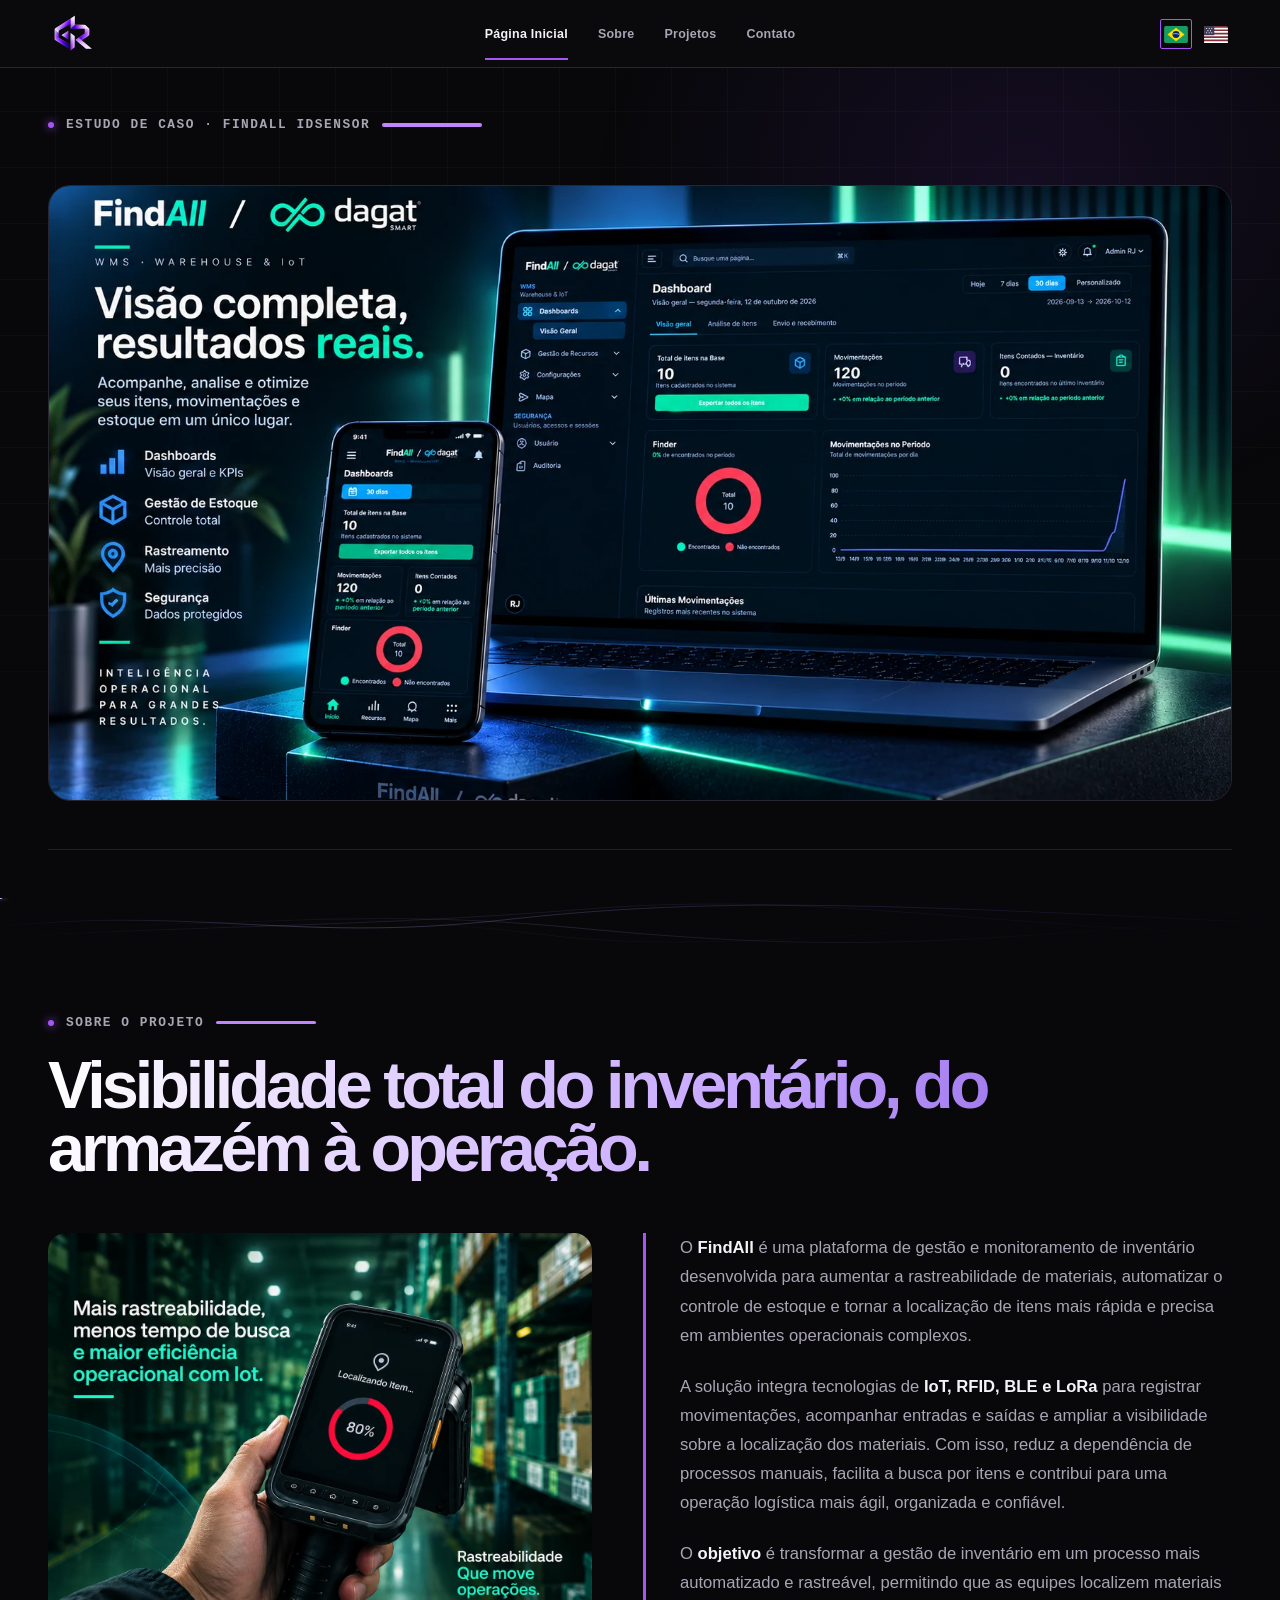
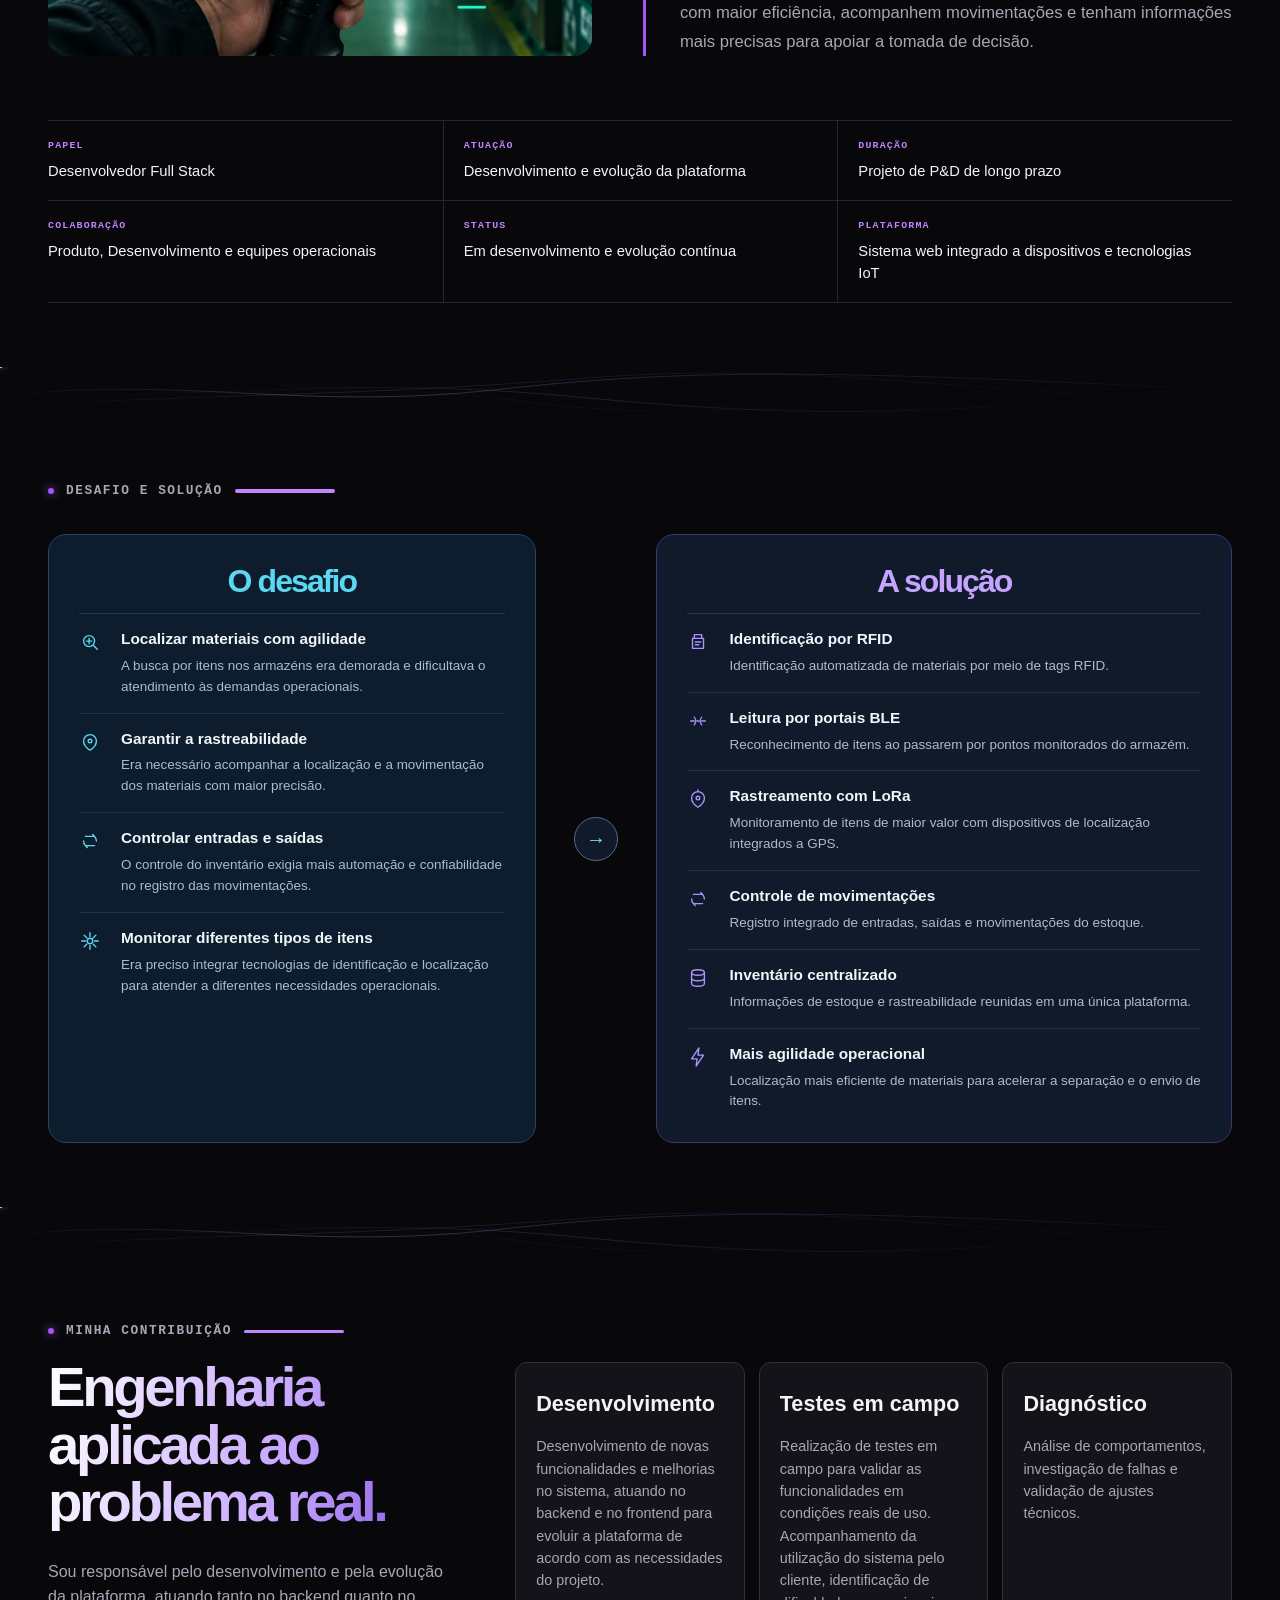
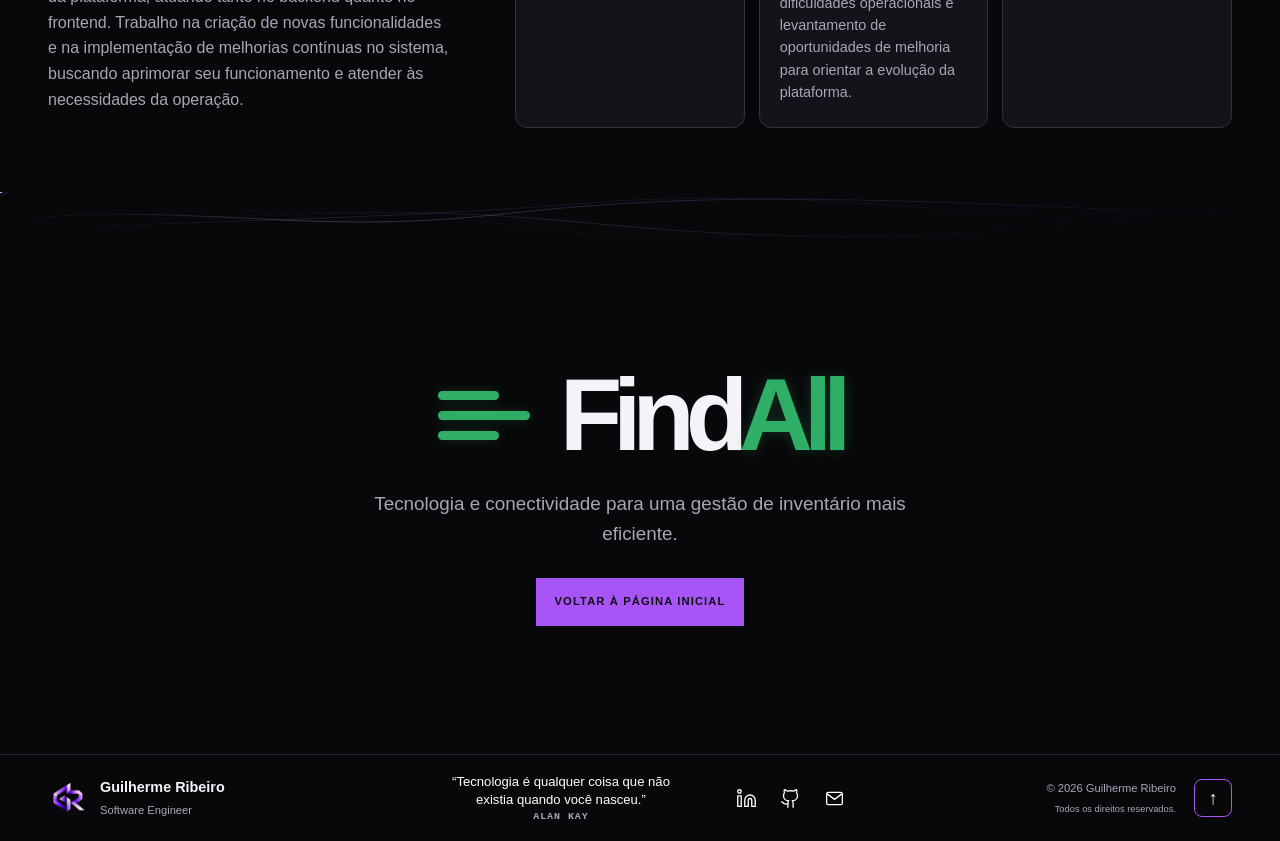
<file: projetos/findall.html>
<!doctype html>
<html lang="pt-BR">
<head>
  <meta charset="utf-8">
  <meta name="viewport" content="width=device-width, initial-scale=1">
  <meta name="description" content="Estudo de caso conceitual da experiência de Guilherme Ribeiro com o FindAll." data-description-pt="Estudo de caso conceitual da experiência de Guilherme Ribeiro com o FindAll." data-description-en="A conceptual case study of Guilherme Ribeiro’s work on FindAll, an inventory tracking and monitoring platform.">
  <title data-i18n="caseStudy.pageTitle">FindAll | Estudo de caso — Guilherme Ribeiro</title>
  <link rel="canonical" href="https://guilherme-ribeiro-dev.vercel.app/projetos/findall.html">
  <meta property="og:type" content="article">
  <meta property="og:locale" content="pt_BR">
  <meta property="og:url" content="https://guilherme-ribeiro-dev.vercel.app/projetos/findall.html">
  <meta property="og:title" content="FindAll | Estudo de caso — Guilherme Ribeiro">
  <meta property="og:description" content="Estudo de caso conceitual da experiência de Guilherme Ribeiro com o FindAll.">
  <meta property="og:image" content="https://guilherme-ribeiro-dev.vercel.app/assets/images/findall.png">
  <meta property="og:image:width" content="1670">
  <meta property="og:image:height" content="941">
  <link rel="icon" type="image/png" href="../assets/images/favicon.png" sizes="64x64">
  <link rel="stylesheet" href="../css/style.css">
</head>
<body class="case-page">
  <div class="site-shell">
    <div id="top" tabindex="-1"></div>
    <a class="skip-link" href="#conteudo" data-i18n="skipLabel">Ir para o conteúdo</a>
    <header class="site-header">
      <a class="brand-logo" href="../index.html#inicio" aria-label="GR, início" data-brand-label="brandLabel">
        <img src="../assets/images/logo.webp" width="192" height="184" alt="Logo geométrica GR">
      </a>
      <button class="menu-toggle" type="button" aria-expanded="false" aria-controls="main-nav">
        <span class="sr-only" data-i18n="menuLabel">Menu principal</span><span></span><span></span>
      </button>
      <nav class="main-nav" id="main-nav" aria-label="Navegação principal" data-nav-label="navigationLabel">
        <a class="is-active" href="../index.html#inicio" data-i18n="nav.home">Página Inicial</a>
        <a href="../index.html#sobre" data-i18n="nav.about">Sobre</a>
        <a href="../index.html#projetos" data-i18n="nav.projects">Projetos</a>
        <a href="../index.html#contato" data-i18n="nav.contact">Contato</a>
      </nav>
      <div class="language-switcher" role="group" aria-label="Seleção de idioma" data-language-switcher-label="languageSelectorLabel">
        <button class="language-button is-active" type="button" data-language="pt" data-language-label="language.pt" data-language-title="language.ptTitle" aria-label="Português" title="Português" aria-pressed="true">
          <svg class="flag-icon" viewBox="0 0 28 20" aria-hidden="true"><rect width="28" height="20" rx="2" fill="#169B62"/><path d="m14 2 10 8-10 8L4 10 14 2Z" fill="#FFDF00"/><circle cx="14" cy="10" r="4.1" fill="#002776"/><path d="M10.5 9.4c2.2-.8 4.9-.5 7.1.6" fill="none" stroke="#FFF" stroke-width=".7"/></svg><span class="sr-only">PT</span>
        </button>
        <button class="language-button" type="button" data-language="en" data-language-label="language.en" data-language-title="language.enTitle" aria-label="English" title="English" aria-pressed="false">
          <svg class="flag-icon" viewBox="0 0 28 20" aria-hidden="true"><rect width="28" height="20" rx="2" fill="#B22234"/><path d="M0 3h28M0 7h28M0 11h28M0 15h28M0 19h28" stroke="#FFF" stroke-width="2"/><rect width="12" height="11" rx="1" fill="#3C3B6E"/><circle cx="3" cy="3" r=".65" fill="#FFF"/><circle cx="6" cy="3" r=".65" fill="#FFF"/><circle cx="9" cy="3" r=".65" fill="#FFF"/><circle cx="4.5" cy="5.5" r=".65" fill="#FFF"/><circle cx="7.5" cy="5.5" r=".65" fill="#FFF"/><circle cx="3" cy="8" r=".65" fill="#FFF"/><circle cx="6" cy="8" r=".65" fill="#FFF"/><circle cx="9" cy="8" r=".65" fill="#FFF"/></svg><span class="sr-only">EN</span>
        </button>
      </div>
    </header>

    <main id="conteudo" tabindex="-1">
      <section class="case-cover section-grid">
        <div class="case-cover-identification"><span class="eyebrow-dot"></span><h1 data-i18n="caseStudy.openingEyebrow">ESTUDO DE CASO · FINDALL IDSENSOR</h1></div>
        <div class="case-photo-stage">
          <img src="../assets/images/findall.webp" width="1670" height="941" fetchpriority="high" alt="Fotografia de apresentação do projeto FindAll" data-i18n-alt="caseStudy.openingAlt">
        </div>
        <div class="case-cover-divider" aria-hidden="true"></div>
      </section>

      <section class="case-section case-about section-grid">
        <div class="case-about-heading">
          <p class="case-section-label"><span class="eyebrow-dot"></span><span data-i18n="caseStudy.aboutEyebrow">SOBRE O PROJETO</span></p>
          <h2 class="case-about-title title-gradient" data-i18n="caseStudy.aboutTitle">Visibilidade total do inventário, do armazém à operação.</h2>
        </div>
        <div class="case-about-body">
          <div class="case-about-media">
            <img src="../assets/images/sobre_findall.webp" width="1448" height="1086" loading="lazy" alt="Imagem do projeto FindAll" data-i18n-alt="caseStudy.aboutImageAlt">
          </div>
          <div class="case-editorial-copy">
            <p data-i18n="caseStudy.aboutText1">O <strong>FindAll</strong> é uma plataforma de gestão e monitoramento de inventário desenvolvida para aumentar a rastreabilidade de materiais, automatizar o controle de estoque e tornar a localização de itens mais rápida e precisa em ambientes operacionais complexos.</p>
            <p data-i18n="caseStudy.aboutText2">A solução integra tecnologias de <strong>IoT, RFID, BLE e LoRa</strong> para registrar movimentações, acompanhar entradas e saídas e ampliar a visibilidade sobre a localização dos materiais. Com isso, reduz a dependência de processos manuais, facilita a busca por itens e contribui para uma operação logística mais ágil, organizada e confiável.</p>
            <p data-i18n="caseStudy.aboutText3">O <strong>objetivo</strong> é transformar a gestão de inventário em um processo mais automatizado e rastreável, permitindo que as equipes localizem materiais com maior eficiência, acompanhem movimentações e tenham informações mais precisas para apoiar a tomada de decisão.</p>
          </div>
        </div>
        <div class="case-tech-sheet">
          <div><span data-i18n="caseStudy.role">Papel</span><strong data-i18n="caseStudy.roleValue">Desenvolvedor Full Stack</strong></div>
          <div><span data-i18n="caseStudy.work">Atuação</span><strong data-i18n="caseStudy.workValue">Desenvolvimento e evolução da plataforma</strong></div>
          <div><span data-i18n="caseStudy.duration">Duração</span><strong data-i18n="caseStudy.durationValue">Projeto de P&amp;D de longo prazo</strong></div>
          <div><span data-i18n="caseStudy.collaboration">Colaboração</span><strong data-i18n="caseStudy.collaborationValue">Produto, Desenvolvimento e equipes operacionais</strong></div>
          <div><span data-i18n="caseStudy.status">Status</span><strong data-i18n="caseStudy.statusValue">Em desenvolvimento e evolução contínua</strong></div>
          <div><span data-i18n="caseStudy.platform">Plataforma</span><strong data-i18n="caseStudy.platformValue">Sistema web integrado a dispositivos e tecnologias IoT</strong></div>
        </div>
      </section>

      <section class="case-section case-challenge section-grid">
        <div class="case-section-heading case-challenge-heading">
          <p class="case-section-label"><span class="eyebrow-dot"></span><span data-i18n="caseChallenge.eyebrow">DESAFIO E SOLUÇÃO</span></p>
        </div>
        <div class="case-challenge-panels">
          <article class="challenge-panel challenge-panel-problem">
            <header class="challenge-panel-header">
              <h2 data-i18n="caseChallenge.challengeTitle">O desafio</h2>
            </header>
            <div class="challenge-items">
              <article class="challenge-item">
                <svg viewBox="0 0 24 24" aria-hidden="true"><circle cx="11" cy="11" r="6"/><path d="m16 16 4 4M11 8v6M8 11h6"/></svg>
                <div><h3 data-i18n="caseChallenge.challengeOneTitle">Localizar materiais com agilidade</h3><p data-i18n="caseChallenge.challengeOneText">A busca por itens nos armazéns era demorada e dificultava o atendimento às demandas operacionais.</p></div>
              </article>
              <article class="challenge-item">
                <svg viewBox="0 0 24 24" aria-hidden="true"><path d="M12 21s7-4.3 7-10a7 7 0 1 0-14 0c0 5.7 7 10 7 10Z"/><circle cx="12" cy="11" r="2"/></svg>
                <div><h3 data-i18n="caseChallenge.challengeTwoTitle">Garantir a rastreabilidade</h3><p data-i18n="caseChallenge.challengeTwoText">Era necessário acompanhar a localização e a movimentação dos materiais com maior precisão.</p></div>
              </article>
              <article class="challenge-item">
                <svg viewBox="0 0 24 24" aria-hidden="true"><path d="M7 7h10l-2-2M17 17H7l2 2M17 7a7 7 0 0 1 2 5M7 17a7 7 0 0 1-2-5"/></svg>
                <div><h3 data-i18n="caseChallenge.challengeThreeTitle">Controlar entradas e saídas</h3><p data-i18n="caseChallenge.challengeThreeText">O controle do inventário exigia mais automação e confiabilidade no registro das movimentações.</p></div>
              </article>
              <article class="challenge-item">
                <svg viewBox="0 0 24 24" aria-hidden="true"><path d="M12 3v4M12 17v4M3 12h4M17 12h4M5.6 5.6l2.8 2.8M15.6 15.6l2.8 2.8M18.4 5.6l-2.8 2.8M8.4 15.6l-2.8 2.8"/><circle cx="12" cy="12" r="3"/></svg>
                <div><h3 data-i18n="caseChallenge.challengeFourTitle">Monitorar diferentes tipos de itens</h3><p data-i18n="caseChallenge.challengeFourText">Era preciso integrar tecnologias de identificação e localização para atender a diferentes necessidades operacionais.</p></div>
              </article>
            </div>
          </article>
          <span class="challenge-panel-arrow" aria-hidden="true">→</span>
          <article class="challenge-panel challenge-panel-solution">
            <header class="challenge-panel-header">
              <h2 data-i18n="caseChallenge.solutionTitle">A solução</h2>
            </header>
            <div class="challenge-items">
              <article class="challenge-item">
                <svg viewBox="0 0 24 24" aria-hidden="true"><path d="M8 4h8v4H8zM6 8h12v11H6zM9 12h6M9 15h4"/></svg>
                <div><h3 data-i18n="caseChallenge.solutionOneTitle">Identificação por RFID</h3><p data-i18n="caseChallenge.solutionOneText">Identificação automatizada de materiais por meio de tags RFID.</p></div>
              </article>
              <article class="challenge-item">
                <svg viewBox="0 0 24 24" aria-hidden="true"><path d="M4 12h4M16 12h4M8 8a6 6 0 0 1 0 8M16 8a6 6 0 0 0 0 8M11 12h2"/></svg>
                <div><h3 data-i18n="caseChallenge.solutionTwoTitle">Leitura por portais BLE</h3><p data-i18n="caseChallenge.solutionTwoText">Reconhecimento de itens ao passarem por pontos monitorados do armazém.</p></div>
              </article>
              <article class="challenge-item">
                <svg viewBox="0 0 24 24" aria-hidden="true"><path d="M12 21s7-4.3 7-10a7 7 0 1 0-14 0c0 5.7 7 10 7 10Z"/><circle cx="12" cy="11" r="2"/><path d="M12 4V2"/></svg>
                <div><h3 data-i18n="caseChallenge.solutionThreeTitle">Rastreamento com LoRa</h3><p data-i18n="caseChallenge.solutionThreeText">Monitoramento de itens de maior valor com dispositivos de localização integrados a GPS.</p></div>
              </article>
              <article class="challenge-item">
                <svg viewBox="0 0 24 24" aria-hidden="true"><path d="M7 7h10l-2-2M17 17H7l2 2M17 7a7 7 0 0 1 2 5M7 17a7 7 0 0 1-2-5"/></svg>
                <div><h3 data-i18n="caseChallenge.solutionFourTitle">Controle de movimentações</h3><p data-i18n="caseChallenge.solutionFourText">Registro integrado de entradas, saídas e movimentações do estoque.</p></div>
              </article>
              <article class="challenge-item">
                <svg viewBox="0 0 24 24" aria-hidden="true"><ellipse cx="12" cy="6" rx="7" ry="3"/><path d="M5 6v6c0 1.7 3.1 3 7 3s7-1.3 7-3V6M5 12v6c0 1.7 3.1 3 7 3s7-1.3 7-3v-6"/></svg>
                <div><h3 data-i18n="caseChallenge.solutionFiveTitle">Inventário centralizado</h3><p data-i18n="caseChallenge.solutionFiveText">Informações de estoque e rastreabilidade reunidas em uma única plataforma.</p></div>
              </article>
              <article class="challenge-item">
                <svg viewBox="0 0 24 24" aria-hidden="true"><path d="m13 2-8 12h6l-1 8 8-12h-6l1-8Z"/></svg>
                <div><h3 data-i18n="caseChallenge.solutionSixTitle">Mais agilidade operacional</h3><p data-i18n="caseChallenge.solutionSixText">Localização mais eficiente de materiais para acelerar a separação e o envio de itens.</p></div>
              </article>
            </div>
          </article>
        </div>
      </section>

      <section class="case-section case-contribution section-grid">
        <div class="case-section-heading">
          <p class="case-section-label"><span class="eyebrow-dot"></span><span data-i18n="caseStudy.contributionEyebrow">MINHA CONTRIBUIÇÃO</span></p>
          <h2 class="title-gradient" data-i18n="caseStudy.contributionTitle">Engenharia aplicada ao problema real.</h2>
          <p data-i18n="caseStudy.contributionText">Sou responsável pelo desenvolvimento e pela evolução da plataforma, atuando tanto no backend quanto no frontend. Trabalho na criação de novas funcionalidades e na implementação de melhorias contínuas no sistema, buscando aprimorar seu funcionamento e atender às necessidades da operação.</p>
        </div>
        <div class="case-card-grid">
          <article><h3 data-i18n="caseStudy.contributionOneTitle">Desenvolvimento</h3><p data-i18n="caseStudy.contributionOneText">Desenvolvimento de novas funcionalidades e melhorias no sistema, atuando no backend e no frontend para evoluir a plataforma de acordo com as necessidades do projeto.</p></article>
          <article><h3 data-i18n="caseStudy.contributionTwoTitle">Testes em campo</h3><p data-i18n="caseStudy.contributionTwoText">Realização de testes em campo para validar as funcionalidades em condições reais de uso. Acompanhamento da utilização do sistema pelo cliente, identificação de dificuldades operacionais e levantamento de oportunidades de melhoria para orientar a evolução da plataforma.</p></article>
          <article><h3 data-i18n="caseStudy.contributionThreeTitle">Diagnóstico</h3><p data-i18n="caseStudy.contributionThreeText">Análise de comportamentos, investigação de falhas e validação de ajustes técnicos.</p></article>
        </div>
      </section>

      <section class="case-closing section-grid">
        <div class="findall-closing-mark" role="img" aria-label="FindAll">
          <span class="findall-closing-bars" aria-hidden="true"><i></i><i></i><i></i></span>
          <span class="findall-closing-name"><span>Find</span><strong>All</strong></span>
        </div>
        <p class="case-closing-text" data-i18n="caseStudy.closingText">Tecnologia e conectividade para uma gestão de inventário mais eficiente.</p>
        <div class="case-closing-actions">
          <a class="button button-primary" href="../index.html" data-i18n="caseStudy.back">Voltar à página inicial</a>
        </div>
      </section>
    </main>

    <footer class="site-footer">
      <div class="footer-identity"><a class="footer-logo" href="../index.html#inicio" aria-label="GR, início" data-i18n-aria="brandLabel"><img src="../assets/images/logo.webp" width="192" height="184" alt="Logo geométrica GR"></a><div><strong>Guilherme Ribeiro</strong><span data-i18n="footer.role">Software Engineer</span></div></div>
      <div class="footer-center">
        <div class="footer-quote-wrap"><p class="footer-quote" data-i18n="footer.quote">“Tecnologia é qualquer coisa que não<br>existia quando você nasceu.”</p><span class="footer-quote-author">Alan Kay</span></div>
        <div class="footer-socials" role="group" aria-label="Redes e contato" data-i18n-aria="socialLabel">
          <a class="social-link"
             href="https://www.linkedin.com/in/guiribcosta"
             target="_blank"
             rel="noopener noreferrer"
             aria-label="LinkedIn"
             data-tooltip="LinkedIn">
            <svg viewBox="0 0 24 24" aria-hidden="true">
              <path d="M16 8a6 6 0 0 1 6 6v7h-4v-7a2 2 0 0 0-2-2 2 2 0 0 0-2 2v7h-4v-7a6 6 0 0 1 6-6z"/>
              <rect x="2" y="9" width="4" height="12"/>
              <circle cx="4" cy="4" r="2"/>
            </svg>
          </a>
          <a class="social-link"
             href="https://github.com/gui-ribcosta"
             target="_blank"
             rel="noopener noreferrer"
             aria-label="GitHub"
             data-tooltip="GitHub">
            <svg viewBox="0 0 24 24" aria-hidden="true">
              <path d="M15 22v-4a4.8 4.8 0 0 0-1-3.5c3 0 6-2 6-5.5.08-1.25-.27-2.48-1-3.5.28-1.15.28-2.35 0-3.5 0 0-1 0-3 1.5-2.64-.5-5.36-.5-8 0C6 2 5 2 5 2c-.3 1.15-.3 2.35 0 3.5A5.403 5.403 0 0 0 4 9c0 3.5 3 5.5 6 5.5-.39.49-.68 1.05-.85 1.65-.17.6-.22 1.23-.15 1.85v4"/>
              <path d="M9 18c-4.51 2-5-2-7-2"/>
            </svg>
          </a>
          <a class="social-link"
             href="mailto:grcm171914@gmail.com"
             aria-label="E-mail" data-i18n-aria="contact.email"
             data-tooltip="E-mail" data-i18n-tooltip="contact.email">
            <svg viewBox="0 0 24 24" aria-hidden="true"><rect x="3" y="5" width="18" height="14" rx="2"/><path d="m4 7 8 6 8-6"/></svg>
          </a>
        </div>
      </div>
      <div class="footer-legal"><div><span>© 2026 Guilherme Ribeiro</span><small data-i18n="footer.reserved">Todos os direitos reservados.</small></div><a class="back-to-top" href="#top" aria-label="Voltar ao topo" data-i18n-aria="footer.back"><span aria-hidden="true">↑</span></a></div>
    </footer>
  </div>
  <script src="../js/script.js"></script>
</body>
</html>
</file>
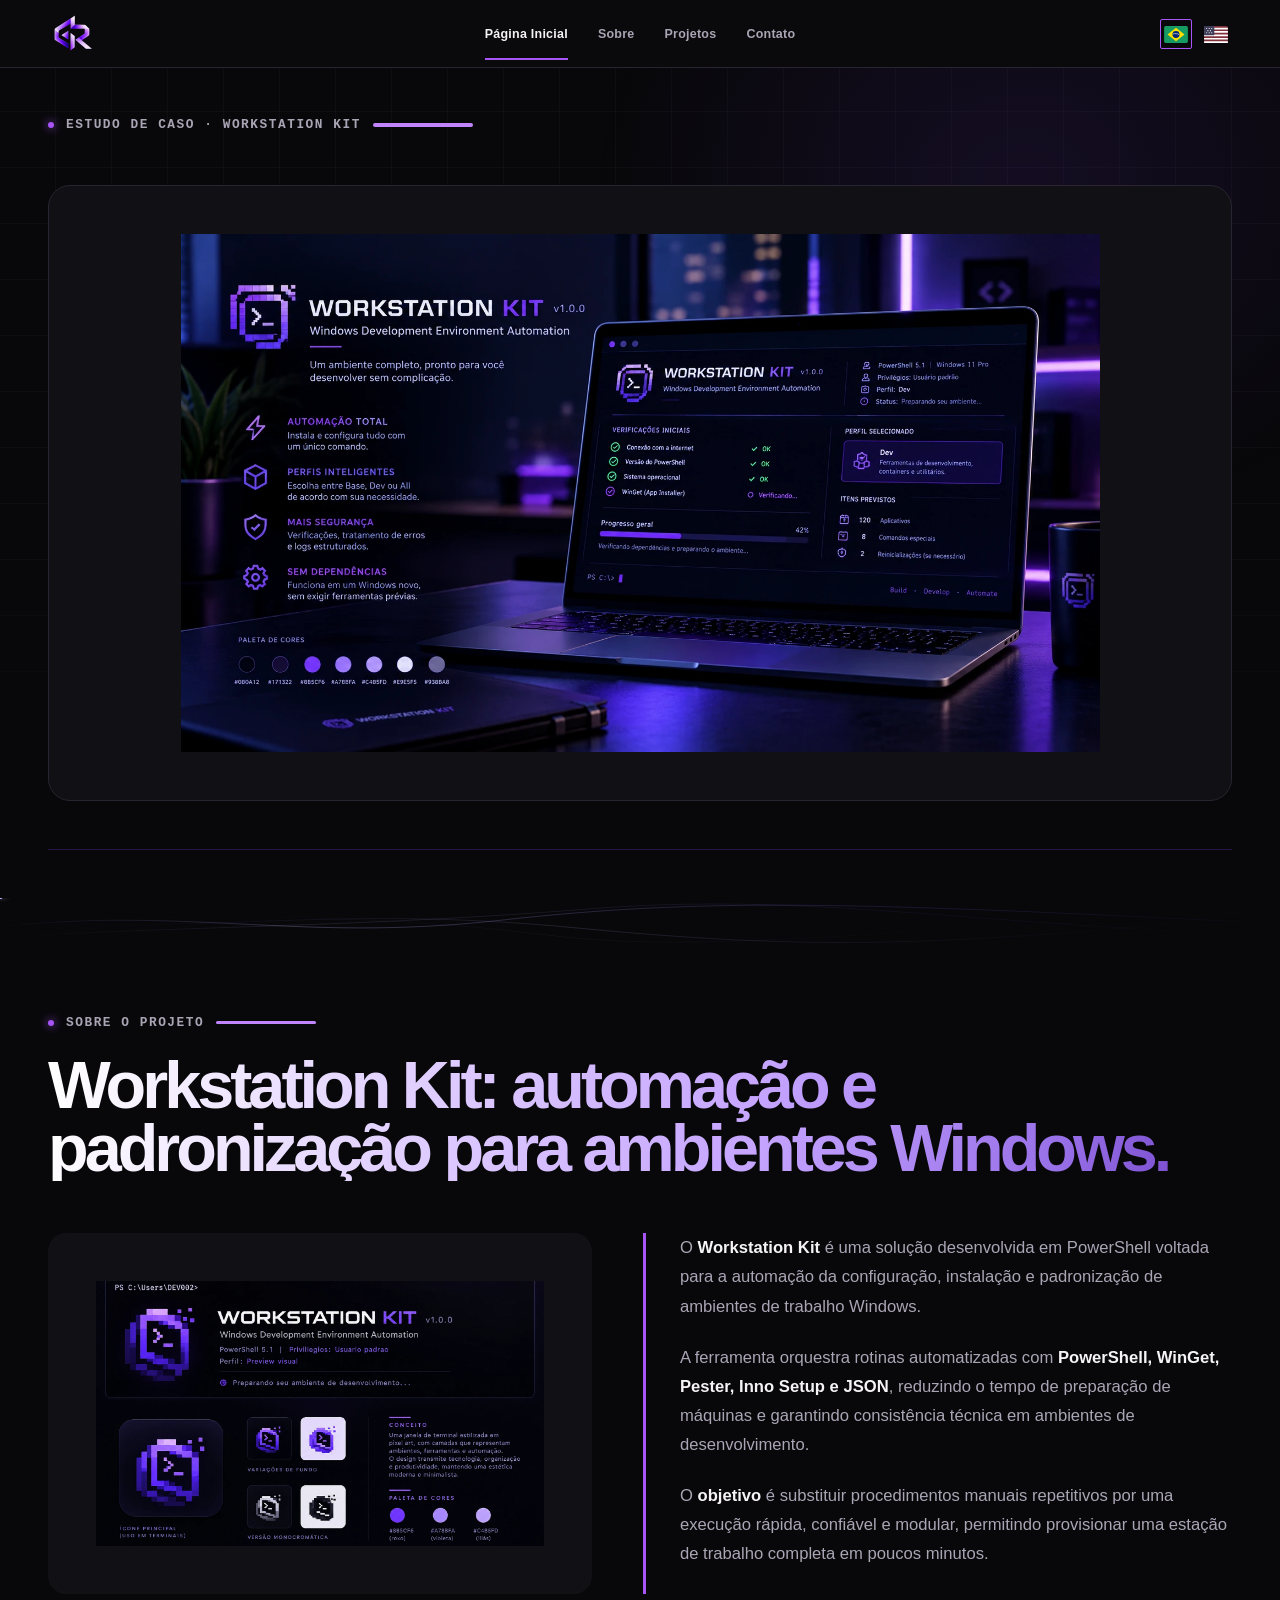
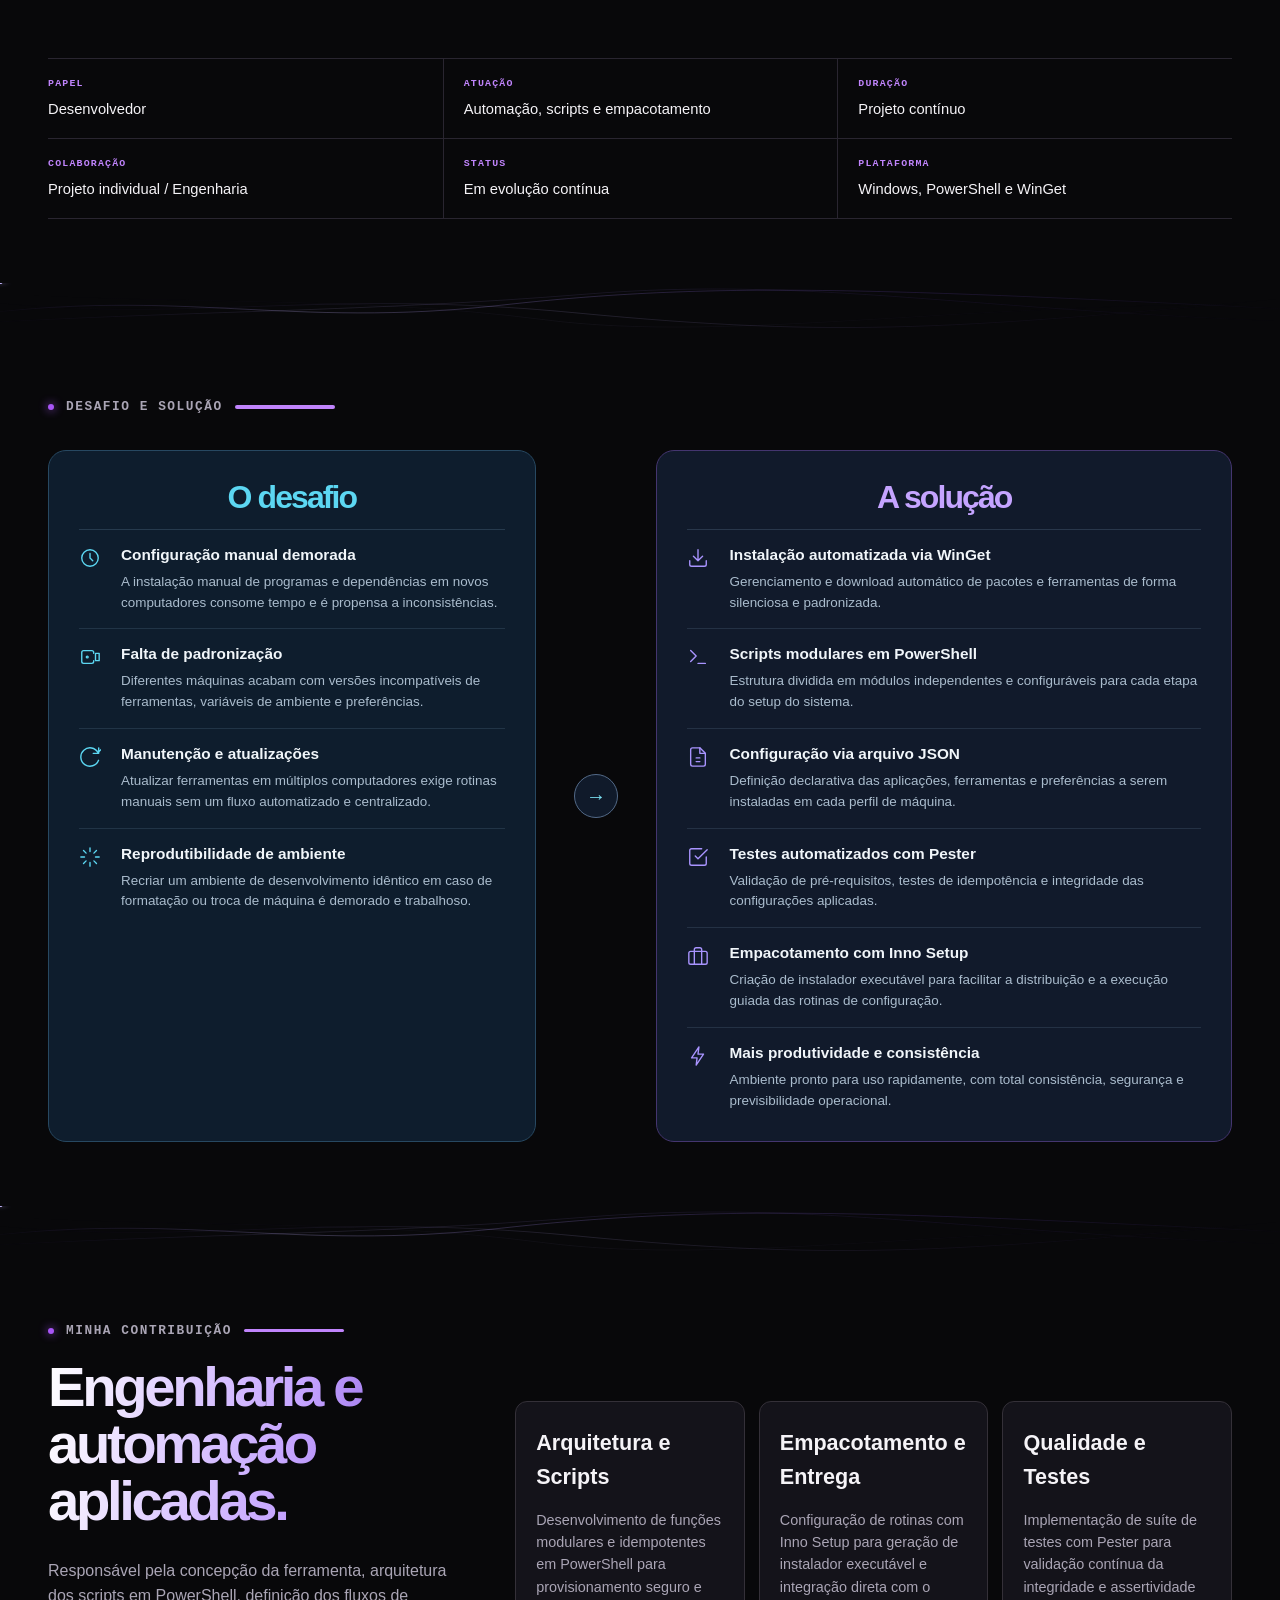
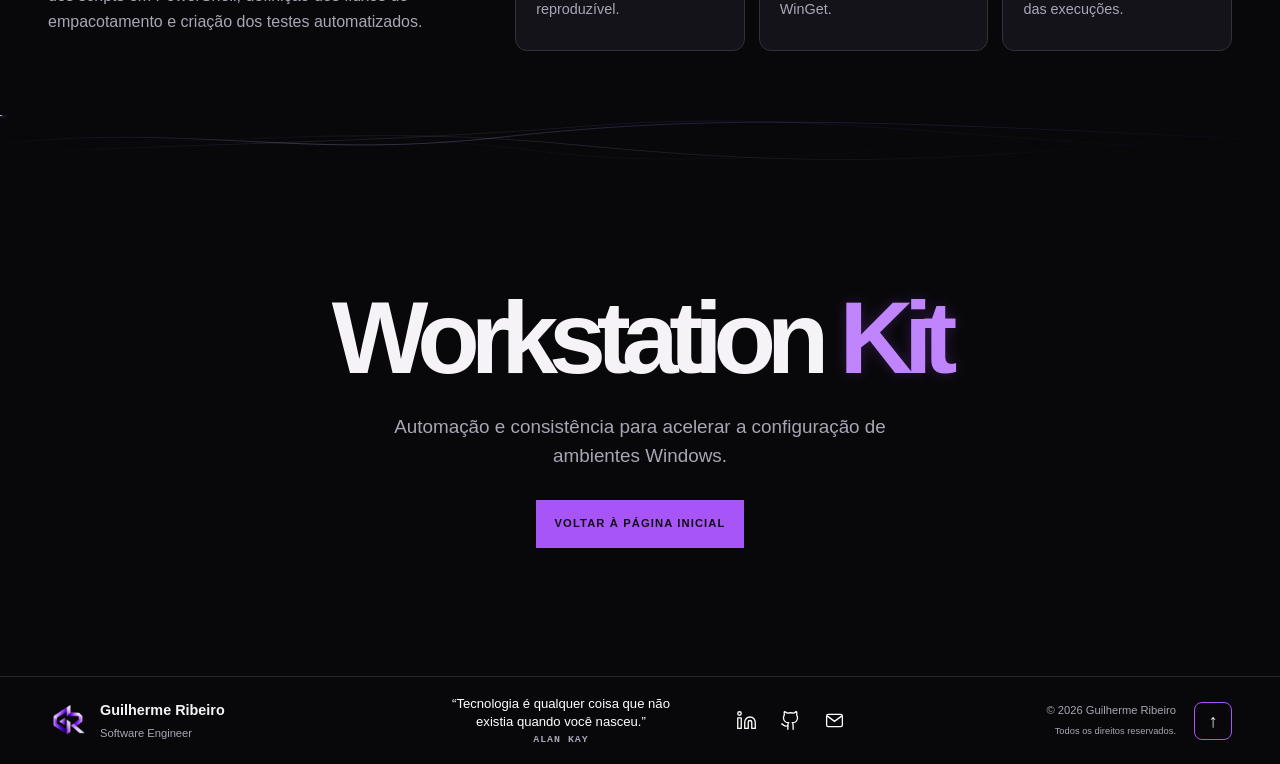
<file: projetos/workstation.html>
<!doctype html>
<html lang="pt-BR">
<head>
  <meta charset="utf-8">
  <meta name="viewport" content="width=device-width, initial-scale=1">
  <meta name="description" content="Estudo de caso do Workstation Kit, ferramenta para automação e padronização de ambientes Windows desenvolvida por Guilherme Ribeiro." data-description-pt="Estudo de caso do Workstation Kit, ferramenta para automação e padronização de ambientes Windows desenvolvida por Guilherme Ribeiro." data-description-en="A case study of Workstation Kit, a tool by Guilherme Ribeiro for automating and standardizing Windows environments.">
  <title data-i18n="workstationCase.pageTitle">Workstation Kit | Estudo de caso — Guilherme Ribeiro</title>
  <link rel="canonical" href="https://guilherme-ribeiro-dev.vercel.app/projetos/workstation.html">
  <meta property="og:type" content="article">
  <meta property="og:locale" content="pt_BR">
  <meta property="og:url" content="https://guilherme-ribeiro-dev.vercel.app/projetos/workstation.html">
  <meta property="og:title" content="Workstation Kit | Estudo de caso — Guilherme Ribeiro">
  <meta property="og:description" content="Estudo de caso do Workstation Kit, ferramenta para automação e padronização de ambientes Windows desenvolvida por Guilherme Ribeiro.">
  <meta property="og:image" content="https://guilherme-ribeiro-dev.vercel.app/assets/images/workstation_002.png">
  <meta property="og:image:width" content="1670">
  <meta property="og:image:height" content="942">
  <link rel="icon" type="image/png" href="../assets/images/favicon.png" sizes="64x64">
  <link rel="stylesheet" href="../css/style.css">
</head>
<body class="case-page">
  <div class="site-shell">
    <div id="top" tabindex="-1"></div>
    <a class="skip-link" href="#conteudo" data-i18n="skipLabel">Ir para o conteúdo</a>
    <header class="site-header">
      <a class="brand-logo" href="../index.html#inicio" aria-label="GR, início" data-brand-label="brandLabel">
        <img src="../assets/images/logo.webp" width="192" height="184" alt="Logo geométrica GR">
      </a>
      <button class="menu-toggle" type="button" aria-expanded="false" aria-controls="main-nav">
        <span class="sr-only" data-i18n="menuLabel">Menu principal</span><span></span><span></span>
      </button>
      <nav class="main-nav" id="main-nav" aria-label="Navegação principal" data-nav-label="navigationLabel">
        <a class="is-active" href="../index.html#inicio" data-i18n="nav.home">Página Inicial</a>
        <a href="../index.html#sobre" data-i18n="nav.about">Sobre</a>
        <a href="../index.html#projetos" data-i18n="nav.projects">Projetos</a>
        <a href="../index.html#contato" data-i18n="nav.contact">Contato</a>
      </nav>
      <div class="language-switcher" role="group" aria-label="Seleção de idioma" data-language-switcher-label="languageSelectorLabel">
        <button class="language-button is-active" type="button" data-language="pt" data-language-label="language.pt" data-language-title="language.ptTitle" aria-label="Português" title="Português" aria-pressed="true">
          <svg class="flag-icon" viewBox="0 0 28 20" aria-hidden="true"><rect width="28" height="20" rx="2" fill="#169B62"/><path d="m14 2 10 8-10 8L4 10 14 2Z" fill="#FFDF00"/><circle cx="14" cy="10" r="4.1" fill="#002776"/><path d="M10.5 9.4c2.2-.8 4.9-.5 7.1.6" fill="none" stroke="#FFF" stroke-width=".7"/></svg><span class="sr-only">PT</span>
        </button>
        <button class="language-button" type="button" data-language="en" data-language-label="language.en" data-language-title="language.enTitle" aria-label="English" title="English" aria-pressed="false">
          <svg class="flag-icon" viewBox="0 0 28 20" aria-hidden="true"><rect width="28" height="20" rx="2" fill="#B22234"/><path d="M0 3h28M0 7h28M0 11h28M0 15h28M0 19h28" stroke="#FFF" stroke-width="2"/><rect width="12" height="11" rx="1" fill="#3C3B6E"/><circle cx="3" cy="3" r=".65" fill="#FFF"/><circle cx="6" cy="3" r=".65" fill="#FFF"/><circle cx="9" cy="3" r=".65" fill="#FFF"/><circle cx="4.5" cy="5.5" r=".65" fill="#FFF"/><circle cx="7.5" cy="5.5" r=".65" fill="#FFF"/><circle cx="3" cy="8" r=".65" fill="#FFF"/><circle cx="6" cy="8" r=".65" fill="#FFF"/><circle cx="9" cy="8" r=".65" fill="#FFF"/></svg><span class="sr-only">EN</span>
        </button>
      </div>
    </header>

    <main id="conteudo" tabindex="-1">
      <section class="case-cover section-grid">
        <div class="case-cover-identification"><span class="eyebrow-dot"></span><h1 data-i18n="workstationCase.openingEyebrow">ESTUDO DE CASO · WORKSTATION KIT</h1></div>
        <div class="case-photo-stage">
          <img class="is-contain" src="../assets/images/workstation_002.webp" width="1670" height="942" fetchpriority="high" alt="Apresentação do projeto Workstation Kit" data-i18n-alt="workstationCase.openingAlt">
        </div>
        <div class="case-cover-divider" aria-hidden="true"></div>
      </section>

      <section class="case-section case-about section-grid">
        <div class="case-about-heading">
          <p class="case-section-label"><span class="eyebrow-dot"></span><span data-i18n="workstationCase.aboutEyebrow">SOBRE O PROJETO</span></p>
          <h2 class="case-about-title title-gradient" data-i18n="workstationCase.aboutTitle">Workstation Kit: automação e padronização para ambientes Windows.</h2>
        </div>
        <div class="case-about-body">
          <div class="case-about-media">
            <img class="is-contain" src="../assets/images/workstation.webp" width="1536" height="907" loading="lazy" alt="Imagem do projeto Workstation Kit" data-i18n-alt="workstationCase.aboutImageAlt">
          </div>
          <div class="case-editorial-copy">
            <p data-i18n="workstationCase.aboutText1">O <strong>Workstation Kit</strong> é uma solução desenvolvida em PowerShell voltada para a automação da configuração, instalação e padronização de ambientes de trabalho Windows.</p>
            <p data-i18n="workstationCase.aboutText2">A ferramenta orquestra rotinas automatizadas com <strong>PowerShell, WinGet, Pester, Inno Setup e JSON</strong>, reduzindo o tempo de preparação de máquinas e garantindo consistência técnica em ambientes de desenvolvimento.</p>
            <p data-i18n="workstationCase.aboutText3">O <strong>objetivo</strong> é substituir procedimentos manuais repetitivos por uma execução rápida, confiável e modular, permitindo provisionar uma estação de trabalho completa em poucos minutos.</p>
          </div>
        </div>
        <div class="case-tech-sheet">
          <div><span data-i18n="workstationCase.role">Papel</span><strong data-i18n="workstationCase.roleValue">Desenvolvedor</strong></div>
          <div><span data-i18n="workstationCase.work">Atuação</span><strong data-i18n="workstationCase.workValue">Automação, scripts e empacotamento</strong></div>
          <div><span data-i18n="workstationCase.duration">Duração</span><strong data-i18n="workstationCase.durationValue">Projeto contínuo</strong></div>
          <div><span data-i18n="workstationCase.collaboration">Colaboração</span><strong data-i18n="workstationCase.collaborationValue">Projeto individual / Engenharia</strong></div>
          <div><span data-i18n="workstationCase.status">Status</span><strong data-i18n="workstationCase.statusValue">Em evolução contínua</strong></div>
          <div><span data-i18n="workstationCase.platform">Plataforma</span><strong data-i18n="workstationCase.platformValue">Windows, PowerShell e WinGet</strong></div>
        </div>
      </section>

      <section class="case-section case-challenge section-grid">
        <div class="case-section-heading case-challenge-heading">
          <p class="case-section-label"><span class="eyebrow-dot"></span><span data-i18n="workstationCase.challengeEyebrow">DESAFIO E SOLUÇÃO</span></p>
        </div>
        <div class="case-challenge-panels">
          <article class="challenge-panel challenge-panel-problem">
            <header class="challenge-panel-header">
              <h2 data-i18n="workstationCase.challengeTitle">O desafio</h2>
            </header>
            <div class="challenge-items">
              <article class="challenge-item">
                <svg viewBox="0 0 24 24" aria-hidden="true"><circle cx="12" cy="12" r="9"/><path d="M12 7v5l3 3"/></svg>
                <div><h3 data-i18n="workstationCase.challengeOneTitle">Configuração manual demorada</h3><p data-i18n="workstationCase.challengeOneText">A instalação manual de programas e dependências em novos computadores consome tempo e é propensa a inconsistências.</p></div>
              </article>
              <article class="challenge-item">
                <svg viewBox="0 0 24 24" aria-hidden="true"><path d="M16 16v1a2 2 0 0 1-2 2H5a2 2 0 0 1-2-2V7a2 2 0 0 1 2-2h9a2 2 0 0 1 2 2v1"/><path d="M18 8h4v8h-4z"/><circle cx="9" cy="12" r="1"/></svg>
                <div><h3 data-i18n="workstationCase.challengeTwoTitle">Falta de padronização</h3><p data-i18n="workstationCase.challengeTwoText">Diferentes máquinas acabam com versões incompatíveis de ferramentas, variáveis de ambiente e preferências.</p></div>
              </article>
              <article class="challenge-item">
                <svg viewBox="0 0 24 24" aria-hidden="true"><path d="M21.5 2v6h-6M21.34 15.57a10 10 0 1 1-.57-8.38l5.67-5.67"/></svg>
                <div><h3 data-i18n="workstationCase.challengeThreeTitle">Manutenção e atualizações</h3><p data-i18n="workstationCase.challengeThreeText">Atualizar ferramentas em múltiplos computadores exige rotinas manuais sem um fluxo automatizado e centralizado.</p></div>
              </article>
              <article class="challenge-item">
                <svg viewBox="0 0 24 24" aria-hidden="true"><path d="M12 2v4M12 18v4M4.93 4.93l2.83 2.83M16.24 16.24l2.83 2.83M2 12h4M18 12h4M4.93 19.07l2.83-2.83M16.24 7.76l2.83-2.83"/></svg>
                <div><h3 data-i18n="workstationCase.challengeFourTitle">Reprodutibilidade de ambiente</h3><p data-i18n="workstationCase.challengeFourText">Recriar um ambiente de desenvolvimento idêntico em caso de formatação ou troca de máquina é demorado e trabalhoso.</p></div>
              </article>
            </div>
          </article>
          <span class="challenge-panel-arrow" aria-hidden="true">→</span>
          <article class="challenge-panel challenge-panel-solution">
            <header class="challenge-panel-header">
              <h2 data-i18n="workstationCase.solutionTitle">A solução</h2>
            </header>
            <div class="challenge-items">
              <article class="challenge-item">
                <svg viewBox="0 0 24 24" aria-hidden="true"><path d="M21 15v4a2 2 0 0 1-2 2H5a2 2 0 0 1-2-2v-4M7 10l5 5 5-5M12 15V3"/></svg>
                <div><h3 data-i18n="workstationCase.solutionOneTitle">Instalação automatizada via WinGet</h3><p data-i18n="workstationCase.solutionOneText">Gerenciamento e download automático de pacotes e ferramentas de forma silenciosa e padronizada.</p></div>
              </article>
              <article class="challenge-item">
                <svg viewBox="0 0 24 24" aria-hidden="true"><path d="m4 17 6-6-6-6M12 19h8"/></svg>
                <div><h3 data-i18n="workstationCase.solutionTwoTitle">Scripts modulares em PowerShell</h3><p data-i18n="workstationCase.solutionTwoText">Estrutura dividida em módulos independentes e configuráveis para cada etapa do setup do sistema.</p></div>
              </article>
              <article class="challenge-item">
                <svg viewBox="0 0 24 24" aria-hidden="true"><path d="M14 2H6a2 2 0 0 0-2 2v16a2 2 0 0 0 2 2h12a2 2 0 0 0 2-2V8z"/><path d="M14 2v6h6M10 13h4M10 17h4"/></svg>
                <div><h3 data-i18n="workstationCase.solutionThreeTitle">Configuração via arquivo JSON</h3><p data-i18n="workstationCase.solutionThreeText">Definição declarativa das aplicações, ferramentas e preferências a serem instaladas em cada perfil de máquina.</p></div>
              </article>
              <article class="challenge-item">
                <svg viewBox="0 0 24 24" aria-hidden="true"><path d="m9 11 3 3L22 4"/><path d="M21 12v7a2 2 0 0 1-2 2H5a2 2 0 0 1-2-2V5a2 2 0 0 1 2-2h11"/></svg>
                <div><h3 data-i18n="workstationCase.solutionFourTitle">Testes automatizados com Pester</h3><p data-i18n="workstationCase.solutionFourText">Validação de pré-requisitos, testes de idempotência e integridade das configurações aplicadas.</p></div>
              </article>
              <article class="challenge-item">
                <svg viewBox="0 0 24 24" aria-hidden="true"><rect x="2" y="7" width="20" height="14" rx="2"/><path d="M16 21V5a2 2 0 0 0-2-2h-4a2 2 0 0 0-2 2v16"/></svg>
                <div><h3 data-i18n="workstationCase.solutionFiveTitle">Empacotamento com Inno Setup</h3><p data-i18n="workstationCase.solutionFiveText">Criação de instalador executável para facilitar a distribuição e a execução guiada das rotinas de configuração.</p></div>
              </article>
              <article class="challenge-item">
                <svg viewBox="0 0 24 24" aria-hidden="true"><path d="m13 2-8 12h6l-1 8 8-12h-6l1-8Z"/></svg>
                <div><h3 data-i18n="workstationCase.solutionSixTitle">Mais produtividade e consistência</h3><p data-i18n="workstationCase.solutionSixText">Ambiente pronto para uso rapidamente, com total consistência, segurança e previsibilidade operacional.</p></div>
              </article>
            </div>
          </article>
        </div>
      </section>

      <section class="case-section case-contribution section-grid">
        <div class="case-section-heading">
          <p class="case-section-label"><span class="eyebrow-dot"></span><span data-i18n="workstationCase.contributionEyebrow">MINHA CONTRIBUIÇÃO</span></p>
          <h2 class="title-gradient" data-i18n="workstationCase.contributionTitle">Engenharia e automação aplicadas.</h2>
          <p data-i18n="workstationCase.contributionText">Responsável pela concepção da ferramenta, arquitetura dos scripts em PowerShell, definição dos fluxos de empacotamento e criação dos testes automatizados.</p>
        </div>
        <div class="case-card-grid">
          <article><h3 data-i18n="workstationCase.contributionOneTitle">Arquitetura e Scripts</h3><p data-i18n="workstationCase.contributionOneText">Desenvolvimento de funções modulares e idempotentes em PowerShell para provisionamento seguro e reproduzível.</p></article>
          <article><h3 data-i18n="workstationCase.contributionTwoTitle">Empacotamento e Entrega</h3><p data-i18n="workstationCase.contributionTwoText">Configuração de rotinas com Inno Setup para geração de instalador executável e integração direta com o WinGet.</p></article>
          <article><h3 data-i18n="workstationCase.contributionThreeTitle">Qualidade e Testes</h3><p data-i18n="workstationCase.contributionThreeText">Implementação de suíte de testes com Pester para validação contínua da integridade e assertividade das execuções.</p></article>
        </div>
      </section>

      <section class="case-closing section-grid">
        <div class="workstation-closing-mark" role="img" aria-label="Workstation Kit">
          <span class="workstation-closing-name"><span>Workstation</span> <strong>Kit</strong></span>
        </div>
        <p class="case-closing-text" data-i18n="workstationCase.closingText">Automação e consistência para acelerar a configuração de ambientes Windows.</p>
        <div class="case-closing-actions">
          <a class="button button-primary" href="../index.html" data-i18n="workstationCase.back">Voltar à página inicial</a>
        </div>
      </section>
    </main>

    <footer class="site-footer">
      <div class="footer-identity"><a class="footer-logo" href="../index.html#inicio" aria-label="GR, início" data-i18n-aria="brandLabel"><img src="../assets/images/logo.webp" width="192" height="184" alt="Logo geométrica GR"></a><div><strong>Guilherme Ribeiro</strong><span data-i18n="footer.role">Software Engineer</span></div></div>
      <div class="footer-center">
        <div class="footer-quote-wrap"><p class="footer-quote" data-i18n="footer.quote">“Tecnologia é qualquer coisa que não<br>existia quando você nasceu.”</p><span class="footer-quote-author">Alan Kay</span></div>
        <div class="footer-socials" role="group" aria-label="Redes e contato" data-i18n-aria="socialLabel">
          <a class="social-link"
             href="https://www.linkedin.com/in/guiribcosta"
             target="_blank"
             rel="noopener noreferrer"
             aria-label="LinkedIn"
             data-tooltip="LinkedIn">
            <svg viewBox="0 0 24 24" aria-hidden="true">
              <path d="M16 8a6 6 0 0 1 6 6v7h-4v-7a2 2 0 0 0-2-2 2 2 0 0 0-2 2v7h-4v-7a6 6 0 0 1 6-6z"/>
              <rect x="2" y="9" width="4" height="12"/>
              <circle cx="4" cy="4" r="2"/>
            </svg>
          </a>
          <a class="social-link"
             href="https://github.com/gui-ribcosta"
             target="_blank"
             rel="noopener noreferrer"
             aria-label="GitHub"
             data-tooltip="GitHub">
            <svg viewBox="0 0 24 24" aria-hidden="true">
              <path d="M15 22v-4a4.8 4.8 0 0 0-1-3.5c3 0 6-2 6-5.5.08-1.25-.27-2.48-1-3.5.28-1.15.28-2.35 0-3.5 0 0-1 0-3 1.5-2.64-.5-5.36-.5-8 0C6 2 5 2 5 2c-.3 1.15-.3 2.35 0 3.5A5.403 5.403 0 0 0 4 9c0 3.5 3 5.5 6 5.5-.39.49-.68 1.05-.85 1.65-.17.6-.22 1.23-.15 1.85v4"/>
              <path d="M9 18c-4.51 2-5-2-7-2"/>
            </svg>
          </a>
          <a class="social-link"
             href="mailto:grcm171914@gmail.com"
             aria-label="E-mail" data-i18n-aria="contact.email"
             data-tooltip="E-mail" data-i18n-tooltip="contact.email">
            <svg viewBox="0 0 24 24" aria-hidden="true"><rect x="3" y="5" width="18" height="14" rx="2"/><path d="m4 7 8 6 8-6"/></svg>
          </a>
        </div>
      </div>
      <div class="footer-legal"><div><span>© 2026 Guilherme Ribeiro</span><small data-i18n="footer.reserved">Todos os direitos reservados.</small></div><a class="back-to-top" href="#top" aria-label="Voltar ao topo" data-i18n-aria="footer.back"><span aria-hidden="true">↑</span></a></div>
    </footer>
  </div>
  <script src="../js/script.js"></script>
</body>
</html>
</file>
<file: css/style.css>
:root {
  --bg: #08080A;
  --bg-secondary: #101014;
  --surface: #14131A;
  --text: #F5F3F7;
  --text-muted: #AAA5B5;
  --purple: #A855F7;
  --purple-light: #C084FC;
  --purple-dark: #7C3AED;
  --border: #292530;
  --grid-size: 56px;
  --grid-line: rgba(92, 80, 108, .16);
  --font-display: "Manrope", "Segoe UI", Arial, sans-serif;
  --font-body: "Inter", "Segoe UI", Arial, sans-serif;
  --font-mono: "JetBrains Mono", "Courier New", monospace;
  --text-xl: clamp(2.8rem, 6vw, 6.1rem);
  --text-lg: clamp(2rem, 3.5vw, 3rem);
  --text-md: clamp(1.35rem, 2.5vw, 2rem);
  --text-body: 1rem;
  --text-meta: .68rem;
  --max-width: 1280px;
  --header-height: 68px;
  --transition-height: clamp(28px, 4vw, 56px);
  --transition-line-opacity: .46;
}

* { box-sizing: border-box; }
html { scroll-behavior: smooth; scroll-padding-top: calc(var(--header-height) + 16px); }
#inicio,
#sobre,
#projetos,
#contato,
main > section,
.case-cover,
.case-section,
.about-hero,
.about-section,
.about-future,
.about-closing {
  scroll-margin-top: 8px;
}
#top {
  scroll-margin-top: 0;
}
body { margin: 0; background: var(--bg); color: var(--text); font-family: var(--font-body); font-size: var(--text-body); line-height: 1.6; }
body::before { content: ""; position: fixed; inset: 0; pointer-events: none; z-index: 0; background-image: repeating-linear-gradient(to right, transparent 0, transparent calc(var(--grid-size) - 1px), var(--grid-line) var(--grid-size)), repeating-linear-gradient(to bottom, transparent 0, transparent calc(var(--grid-size) - 1px), var(--grid-line) var(--grid-size)); mask-image: linear-gradient(to bottom, black 0%, black 58%, transparent 92%); }
body::after { content: ""; position: fixed; top: -20vh; right: -15vw; width: 70vw; height: 80vh; pointer-events: none; z-index: 0; background: radial-gradient(ellipse, rgba(124, 58, 237, .11), transparent 68%); }
a { color: inherit; text-decoration: none; }
button { color: inherit; font: inherit; }
.site-shell { min-width: 0; position: relative; z-index: 1; overflow-x: clip; }
.site-header, main > section, .site-footer { max-width: var(--max-width); margin: 0 auto; padding-left: 48px; padding-right: 48px; }
.site-header { height: var(--header-height); display: grid; grid-template-columns: 1fr auto 1fr; align-items: center; position: sticky; top: 0; isolation: isolate; background: #0A090B; z-index: 10; }
.site-header::before { content: ""; position: absolute; top: 0; bottom: 0; left: 50%; width: 100vw; background: #0A090B; transform: translateX(-50%); pointer-events: none; z-index: -1; }
.site-header::after { content: ""; position: absolute; left: 50%; bottom: 0; width: 100vw; height: 1px; background: var(--border); transform: translateX(-50%); pointer-events: none; }
.brand-logo { width: 48px; height: 48px; display: flex; align-items: center; justify-content: flex-start; }
.brand-logo img { width: 100%; height: 100%; display: block; object-fit: contain; }
.monogram { font: 700 1.15rem/1 Arial, sans-serif; letter-spacing: -.08em; }
.monogram span, .section-marker span, .button span { color: var(--purple-light); }
.main-nav { grid-column: 2; display: flex; gap: 30px; justify-content: center; white-space: nowrap; }
.main-nav a, .language-button, .language-switcher { color: var(--text-muted); font: 700 .67rem/1 Arial, sans-serif; letter-spacing: .1em; text-transform: uppercase; }
.main-nav a { position: relative; padding: 8px 0; color: var(--text-muted); font: 600 .78rem/1 Arial, sans-serif; letter-spacing: .02em; }
.main-nav a::after { content: ""; position: absolute; left: 50%; bottom: -12px; width: 0; height: 2px; background: var(--purple); transform: translateX(-50%); transition: width .2s ease; }
.main-nav a { text-transform: none; }
.main-nav a.is-active { color: var(--text); }
.main-nav a.is-active::after { left: 0; width: 100%; transform: none; }
.main-nav a:hover, .main-nav a:focus-visible { color: var(--text); }
.language-switcher { grid-column: 3; justify-self: end; display: flex; gap: 8px; align-items: center; }
.language-button { width: 32px; height: 30px; display: grid; place-items: center; background: none; border: 1px solid transparent; border-radius: 2px; cursor: pointer; padding: 0; line-height: 1; filter: grayscale(.45); transition: border-color .2s ease, filter .2s ease, transform .2s ease; }
.flag-icon { width: 24px; height: 17px; display: block; }
.language-button:hover, .language-button:focus-visible { filter: grayscale(0); transform: translateY(-1px); }
.language-button.is-active { border-color: var(--purple); filter: grayscale(0); }
.menu-toggle { display: none; background: none; border: 0; }
.skip-link { position: fixed; top: 8px; left: 8px; z-index: 20; padding: 8px 12px; background: var(--bg-secondary); color: var(--text); transform: translateY(-150%); }
.skip-link:focus { transform: none; }
.section-grid { position: relative; }
.section-transition {
  position: relative;
  z-index: 0;
  width: 100%;
  height: var(--transition-height);
  overflow: hidden;
  pointer-events: none;
  opacity: 0;
  isolation: isolate;
  transition: opacity 1.2s ease;
}
.section-transition.is-visible { opacity: 1; }
.transition-art {
  position: absolute;
  inset: 0;
  width: 100%;
  height: 100%;
  display: block;
  overflow: visible;
}
.energy-lines { opacity: .82; }
.energy-line { stroke-width: .8; }
.energy-line-one { animation: energy-drift 18s ease-in-out infinite; }
.energy-line-two { stroke-width: .7; animation: energy-drift-reverse 23s ease-in-out infinite; }
.energy-line-three { stroke-width: .6; opacity: .62; animation: energy-drift 27s ease-in-out infinite reverse; }
.energy-line-four { stroke-width: .5; opacity: .48; animation: energy-drift-reverse 31s ease-in-out infinite reverse; }
.energy-glow { display: none; }
.energy-pulse { fill: #C4B5FD; filter: drop-shadow(0 0 5px rgba(196,181,253,.8)); }
.energy-pulse-one { animation: energy-pulse-one 13s linear infinite; }
.energy-pulse-two { animation: energy-pulse-two 17s linear 3s infinite; }
.hero { width: 100%; max-width: var(--max-width); margin: 0 auto; min-width: 0; display: grid; grid-template-columns: minmax(0, 1fr) minmax(0, 1fr); align-items: stretch; gap: 0; padding-left: 0; padding-right: 0; position: relative; isolation: isolate; background: radial-gradient(circle at 74% 48%, rgba(168, 85, 247, .13), transparent 36%); }
.hero::before { content: ""; position: absolute; inset: 0; pointer-events: none; background: radial-gradient(circle at 50% 50%, rgba(192, 132, 252, .06), transparent 42%); z-index: -1; }
.hero-copy { min-width: 0; max-width: none; padding: 48px clamp(28px, 5vw, 72px) 64px clamp(32px, 6vw, 96px); display: flex; flex-direction: column; justify-content: center; position: relative; z-index: 1; }
.hero-identification { width: fit-content; max-width: 100%; margin: 0 0 36px; padding: 10px 15px; border: 1px solid var(--purple); border-radius: 10px; color: var(--purple-light); font: 700 var(--text-meta)/1.2 var(--font-mono); letter-spacing: .12em; text-transform: uppercase; }
.eyebrow, .technical-label, .section-marker, .visual-index, .project-top, .timeline-meta { font: 700 var(--text-meta)/1.4 var(--font-mono); letter-spacing: .14em; text-transform: uppercase; color: var(--text-muted); }

.eyebrow-dot {
  width: 6px;
  height: 6px;
  display: inline-block;
  border-radius: 50%;
  background: var(--purple);
  box-shadow: 0 0 10px var(--purple);
  flex-shrink: 0;
  vertical-align: middle;
}

.eyebrow,
.about-eyebrow,
.about-section-label,
.case-cover-identification,
.case-section-label {
  display: flex;
  align-items: center;
  flex-wrap: nowrap;
  gap: 12px;
  width: fit-content;
  max-width: 100%;
}

.eyebrow::after,
.about-eyebrow::after,
.about-section-label::after,
.case-cover-identification::after,
.case-section-label::after {
  content: "";
  display: inline-block;
  width: clamp(50px, 9vw, 100px);
  height: 3.5px;
  background: var(--purple-light);
  border-radius: 2px;
  flex-shrink: 1;
}

.projects-heading .eyebrow {
  margin-bottom: 18px;
}
h1, h2, h3, p { margin-top: 0; }
h1, h2, h3 { font-family: var(--font-display); }
h1, h2 { font-weight: 700; letter-spacing: -.06em; }
.title-gradient { color: var(--text); background: linear-gradient(100deg, #FFFFFF 0%, #E1D0FF 30%, #C5A4FF 60%, #9870E8 85%, #7042C5 100%); -webkit-background-clip: text; background-clip: text; -webkit-text-fill-color: transparent; }
.title-gradient em { color: inherit; font-style: normal; }
@supports not (background-clip: text) {
  .title-gradient { color: var(--text); background: none; -webkit-text-fill-color: currentColor; }
}
h1 { max-width: 1000px; margin: 0 0 34px; font-size: clamp(2.85rem, 4.5vw, 4.1rem); font-weight: 700; line-height: .98; letter-spacing: -.065em; }
.hero-lead { max-width: 680px; margin-bottom: 27px; color: var(--text-muted); font-size: clamp(1.1rem, 1.55vw, 1.25rem); line-height: 1.55; }
.hero-technologies { margin-bottom: 40px; color: var(--text); font: 700 clamp(.76rem, 1.1vw, .9rem)/1.6 var(--font-mono); letter-spacing: .04em; }
.hero-actions { display: flex; gap: 14px; align-items: center; }
.button { display: inline-flex; align-items: center; gap: 22px; min-height: 48px; font-size: .7rem; font-weight: 700; letter-spacing: .1em; text-transform: uppercase; transition: transform .25s ease, background .25s ease, color .25s ease; }
.button:hover, .button:focus-visible { transform: translateY(-3px); }
.button-primary { padding: 0 19px; background: var(--purple); color: #110c18; }
.button-primary:hover, .button-primary:focus-visible { background: var(--purple-light); }
.hero .button-primary { padding: 0 22px; color: var(--text); border: 1px solid var(--purple); border-radius: 9px; }
.button-secondary { padding: 0 22px; background: transparent; color: var(--text); border: 1px solid var(--purple); }
.hero .button-secondary { border-radius: 9px; }
.button-secondary:hover, .button-secondary:focus-visible { background: rgba(168, 85, 247, .12); }
.button-secondary:disabled { cursor: not-allowed; opacity: .72; }
.hero-photo { width: 100%; min-width: 0; display: flex; align-items: stretch; padding: 0; }
.hero-photo img { width: 100%; max-width: 100%; height: auto; min-width: 0; min-height: 0; display: block; border: 0; border-radius: 0; object-fit: cover; object-position: center 38%; aspect-ratio: 1 / 1.08; }
.hero-visual { min-height: 620px; display: grid; place-items: center; position: relative; }
.orbital-art { width: min(100%, 620px); animation: breathe 7s ease-in-out infinite; }
.orbit { fill: none; stroke: var(--border); stroke-width: 1; }
.orbit-one { stroke: var(--purple-dark); stroke-dasharray: 3 12; }
.orbit-two { stroke: #453755; stroke-dasharray: 1 8; }
.orbit-three { stroke: #49375a; }
.crosshair { stroke: var(--border); stroke-width: 1; stroke-dasharray: 3 7; }
.orbit-dot { fill: var(--purple-light); filter: drop-shadow(0 0 10px var(--purple)); transform-origin: 310px 310px; animation: orbit 12s linear infinite; }
.orbit-dot-secondary { fill: var(--purple-dark); animation-duration: 18s; animation-direction: reverse; }
.orbital-monogram { fill: var(--text); font: 700 3.5rem Arial, sans-serif; letter-spacing: -.12em; }
.orbital-monogram span { fill: var(--purple-light); }
.orbital-caption { fill: var(--text-muted); font: 700 .5rem Arial, sans-serif; letter-spacing: .22em; }
.technical-label { position: absolute; }
.label-top { top: 16%; right: 8%; }
.label-bottom { bottom: 15%; left: 0; writing-mode: vertical-rl; transform: rotate(180deg); }
.visual-index { position: absolute; right: 7%; bottom: 10%; color: var(--purple-light); }
.visual-index span { color: var(--text-muted); margin: 0 8px; }
.intro, .contact { display: grid; padding-block: clamp(36px, 5vw, 72px); }
.intro { grid-template-columns: minmax(280px, .42fr) minmax(0, .58fr); gap: clamp(40px, 5vw, 64px); align-items: center; }
.intro-photo { min-width: 0; width: 100%; max-width: 430px; justify-self: start; }
.intro-photo img { width: 100%; height: auto; aspect-ratio: 4 / 5; display: block; border-radius: 14px; object-fit: cover; object-position: center 35%; }
.section-marker { padding-top: 8px; color: var(--text-muted); }
.intro-content { min-width: 0; max-width: 940px; }
.intro-content h2, .contact-content h2 { max-width: 760px; font-size: clamp(2.35rem, 4.6vw, 4.6rem); line-height: .97; margin: 18px 0 40px; }
.projects-heading { display: block; }
.projects-heading h2 {
  max-width: none;
  margin: 0 0 14px;
  font-size: clamp(2.35rem, 4.8vw, 5rem);
  line-height: 1.08;
  letter-spacing: -.055em;
  padding-block: .04em .18em;
  padding-inline: .02em;
  white-space: nowrap;
  overflow: visible;
}
.intro-columns { display: grid; grid-template-columns: 1fr 1fr; gap: 70px; max-width: 790px; color: var(--text-muted); }
.intro-columns p { font-size: 1rem; }
.about-more { width: fit-content; display: inline-flex; gap: 14px; align-items: center; margin-top: 28px; padding: 11px 16px; border: 1px solid var(--border); border-radius: 8px; color: var(--text); font-size: .72rem; font-weight: 700; letter-spacing: .08em; text-transform: uppercase; transition: border-color .2s ease, color .2s ease, transform .2s ease; }
.about-more span { color: var(--purple-light); font-size: 1rem; }
.about-more:hover, .about-more:focus-visible { border-color: var(--purple); color: var(--purple-light); transform: translateY(-2px); }
.projects { padding-block: clamp(36px, 5vw, 72px); }
.about-page .about-section,
.about-page .about-future,
.about-page .about-closing,
.case-page .case-section { border-top: 0; border-bottom: 0; }
.projects-intro { max-width: 500px; margin-bottom: 70px; color: var(--text-muted); }
.project-feature { position: relative; display: grid; grid-template-columns: 53% 47%; width: 100%; min-height: 480px; margin-bottom: 24px; overflow: hidden; background: #1B1918; border: 3px solid #34302E; border-radius: 30px; transition: border-color .25s ease, box-shadow .25s ease; }
.project-feature:hover, .project-feature:focus-within { border-color: #A855F7; box-shadow: 0 0 18px rgba(168, 85, 247, .22); }
.project-card-overlay { position: absolute; inset: 0; z-index: 0; border-radius: inherit; }
.project-card-overlay:focus-visible { outline: 2px solid var(--purple-light); outline-offset: -7px; }
.project-cover { min-height: 100%; }
.project-cover-placeholder { display: flex; flex-direction: column; align-items: center; justify-content: center; gap: 14px; background: #111015; color: var(--text-muted); font: 700 var(--text-meta)/1.4 var(--font-mono); letter-spacing: .12em; text-transform: uppercase; }
.project-cover-logo { position: relative; z-index: 1; min-width: 0; min-height: 0; height: 100%; align-self: stretch; overflow: hidden; background: #111015; pointer-events: none; }
.project-cover-logo img { display: block; width: 100%; height: 100%; min-width: 0; min-height: 0; object-fit: cover; object-position: center center; }
.cover-mark { color: var(--purple-light); font-size: clamp(1.4rem, 3vw, 2.6rem); letter-spacing: .08em; }
.project-feature-info { position: relative; z-index: 1; display: flex; flex-direction: column; justify-content: flex-start; min-width: 0; padding: 36px clamp(28px, 3.2vw, 46px); background: #1B1918; pointer-events: none; }
.project-feature-number { position: absolute; top: 14px; right: 26px; color: #8B838D; font: 400 46px/1 var(--font-display); pointer-events: none; }
.project-top { display: flex; justify-content: space-between; gap: 16px; color: var(--purple-light); font: 700 var(--text-meta)/1.4 var(--font-mono); letter-spacing: .1em; text-transform: uppercase; }
.project-top span:last-child { color: var(--text-muted); }
.project-label { margin: 42px 0 14px; color: var(--purple-light); }
.project-feature h3 { margin-bottom: 16px; color: var(--text); font: 700 var(--text-lg)/1.02 var(--font-display); letter-spacing: -.05em; }
.project-feature-info h3 { position: relative; width: fit-content; }
.project-feature-info h3::after { content: ""; position: absolute; left: 0; bottom: -7px; width: 100%; height: 2px; background: #C5A4FF; transform: scaleX(0); transform-origin: left; transition: transform .25s ease; }
.project-feature:hover .project-feature-info h3::after, .project-feature:focus-within .project-feature-info h3::after { transform: scaleX(1); }
.project-feature-info .project-label { margin-top: 28px; }
.project-feature-info .project-description { max-width: 520px; margin-bottom: 20px; color: var(--text-muted); }
.project-feature-info .project-link { margin-top: auto; }
.project-tags { display: flex; flex-wrap: wrap; gap: 8px; margin-bottom: 20px; }
.project-tags span { padding: 7px 10px; border-radius: 999px; background: #302039; color: var(--purple-light); font: 700 .61rem/1 var(--font-mono); letter-spacing: .04em; }
.project-link { width: fit-content; color: var(--purple-light); font-size: .72rem; font-weight: 700; letter-spacing: .09em; text-transform: uppercase; }
.project-case-link { display: inline-flex; align-items: center; gap: 6px; width: fit-content; margin-top: auto; padding: 0; background: transparent; color: var(--text); border: none; border-radius: 0; box-shadow: none; font-family: var(--font-mono); font-size: .76rem; font-weight: 700; letter-spacing: .08em; text-transform: uppercase; text-decoration: none; pointer-events: auto; transition: color .25s ease, transform .25s ease; }
.project-case-link .case-arrow { color: var(--purple-light); font-size: .92rem; line-height: 1; transition: color .25s ease, transform .25s ease; }
.project-case-link:hover, .project-case-link:focus-visible { background: transparent; color: var(--text); transform: translateX(3px); box-shadow: none; }
.project-case-link:hover .case-arrow, .project-case-link:focus-visible .case-arrow { color: var(--purple); transform: translate(3px, -2px); }
.project-case-link:focus-visible { outline: 2px solid var(--purple-light); outline-offset: 4px; }
.project-link-disabled { color: var(--text-muted); cursor: default; }
.project-list { display: grid; grid-template-columns: repeat(3, minmax(0, 1fr)); gap: 20px; }
.project-card { min-width: 0; min-height: 540px; padding: 0 24px 28px; display: flex; flex-direction: column; overflow: hidden; background: #1B1918; border: 3px solid #34302E; border-radius: 20px; transition: transform .25s ease, border-color .25s ease, box-shadow .25s ease; }
.project-card:hover, .project-card:focus-within { transform: translateY(-4px); border-color: #A855F7; box-shadow: 0 0 18px rgba(168, 85, 247, .22); }
.project-card .project-cover { height: 220px; flex: 0 0 220px; min-height: 0; margin: 0 -24px 20px; background: #111015; border-radius: 17px 17px 0 0; overflow: hidden; display: flex; align-items: center; justify-content: center; }
.project-card .project-cover img { display: block; width: 100%; height: 100%; object-fit: contain; object-position: center; padding: 10px; }
.project-card .project-cover-placeholder { gap: 14px; padding: 20px; font-size: .74rem; }
.project-card .cover-mark { font-size: 1.75rem; }
.project-card .project-top { display: flex; justify-content: space-between; align-items: center; gap: 12px; margin-bottom: 14px; color: var(--text-muted); font: 600 .68rem/1.4 var(--font-mono); letter-spacing: .08em; text-transform: uppercase; }
.project-card .project-top span:first-child { color: var(--text-muted); }
.project-card .project-top span:last-child, .project-card .project-card-number { color: #8B838D; font: 400 34px/1 var(--font-display); letter-spacing: normal; opacity: 1; }
.project-card h3 { position: relative; width: fit-content; min-height: 0; margin-bottom: 14px; color: var(--text); font: 700 clamp(1.3rem, 1.65vw, 1.5rem)/1.2 var(--font-display); letter-spacing: -.03em; }
.project-card h3::after { content: ""; position: absolute; left: 0; bottom: -4px; width: 100%; height: 2px; background: #C5A4FF; transform: scaleX(0); transform-origin: left; transition: transform .25s ease; }
.project-card:hover h3::after, .project-card:focus-within h3::after { transform: scaleX(1); }
.project-card .project-description { min-height: 0; margin-bottom: 20px; color: var(--text-muted); font-size: .94rem; line-height: 1.62; flex-grow: 1; }
.project-card .project-tags { display: flex; flex-wrap: wrap; gap: 7px; margin-bottom: 22px; }
.project-card .project-tags span { padding: 6px 10px; border-radius: 999px; background: #302039; color: var(--purple-light); font: 700 .65rem/1 var(--font-mono); letter-spacing: .04em; }
.project-card .project-link { margin-top: auto; font-size: .76rem; }
.contact-content { max-width: 920px; }
.contact { grid-template-columns: minmax(0, 1.1fr) minmax(300px, .9fr); gap: clamp(32px, 6vw, 88px); align-items: center; }
.contact-content h2 { max-width: 700px; margin-bottom: 24px; }
.contact-lead em { color: var(--purple-light); font-style: normal; }
.contact-content > p:not(.eyebrow):not(.contact-note) { max-width: 620px; color: var(--text-muted); }
.contact-lead { max-width: 560px; margin-bottom: 20px; color: var(--text); font-size: clamp(1.35rem, 2.5vw, 2rem); line-height: 1.15; }
.contact-details { min-width: 0; padding: 28px 0; border-top: 1px solid var(--border); border-bottom: 1px solid var(--border); }
.contact-details-label { margin: 0 0 20px; color: var(--purple-light); font: 700 .64rem/1.4 "Courier New", Courier, monospace; letter-spacing: .12em; }
.contact-item { min-width: 0; display: flex; align-items: center; gap: 16px; padding: 14px 0; color: var(--text); text-decoration: none; }
.contact-item svg { width: 24px; height: 24px; flex: 0 0 24px; fill: none; stroke: #FFFFFF; stroke-width: 1.5; stroke-linecap: round; stroke-linejoin: round; }
.contact-item strong, .contact-item small { display: block; }
.contact-item strong { font-size: .9rem; }
.contact-item small { margin-top: 3px; color: var(--text-muted); font-size: .74rem; }
.social-rail { position: fixed; left: 16px; top: 50%; z-index: 8; display: flex; flex-direction: column; gap: 16px; transform: translateY(-50%); }
.social-rail-link { width: 32px; height: 32px; display: grid; place-items: center; color: #FFF; }
.social-rail-link svg { width: 23px; height: 23px; fill: none; stroke: #FFFFFF; stroke-width: 1.5; stroke-linecap: round; stroke-linejoin: round; }
.site-footer { max-width: none; display: grid; grid-template-columns: 1fr 1.25fr 1fr; gap: clamp(20px, 3vw, 40px); align-items: center; padding: 18px max(48px, calc((100% - var(--max-width)) / 2 + 48px)); border-top: 1px solid var(--border); color: var(--text-muted); font-size: .7rem; }
.footer-identity, .footer-legal, .footer-center { min-width: 0; display: flex; align-items: center; }
.footer-identity { gap: 12px; }
.footer-logo { width: 40px; height: 40px; flex: 0 0 40px; }
.footer-logo img { width: 100%; height: 100%; display: block; object-fit: contain; }
.footer-identity strong, .footer-identity span, .footer-legal span, .footer-legal small { display: block; }
.footer-identity strong { color: var(--text); font-size: .9rem; }
.footer-identity span { margin-top: 3px; color: var(--text-muted); font-size: .7rem; }
.footer-center { display: grid; grid-template-columns: minmax(0, 1fr) auto; justify-content: stretch; gap: clamp(18px, 3vw, 34px); }
.footer-quote-wrap { min-width: 0; text-align: center; }
.footer-quote { max-width: 280px; margin: 0 auto; color: #FFFFFF; font: 500 .82rem/1.35 var(--font-display); white-space: normal; }
.footer-quote-author { display: block; margin-top: 3px; color: var(--text-muted); font: 600 .62rem/1.2 var(--font-mono); letter-spacing: .1em; text-transform: uppercase; }
.footer-socials { display: flex; gap: 8px; align-items: center; }
.social-link { width: 36px; height: 36px; display: grid; place-items: center; padding: 0; border: 0; background: transparent; color: #FFF; }
.social-link svg { width: 21px; height: 21px; fill: none; stroke: #FFF; stroke-width: 1.5; stroke-linecap: round; stroke-linejoin: round; }
.footer-legal { justify-content: flex-end; gap: 18px; text-align: right; }
.footer-legal small { margin-top: 4px; color: var(--text-muted); }
.back-to-top { width: 38px; height: 38px; display: grid; place-items: center; flex: 0 0 38px; border: 1px solid var(--purple); border-radius: 8px; background: transparent; color: var(--text); cursor: pointer; font-size: 1.15rem; transition: background .2s ease, color .2s ease, transform .2s ease; }
.back-to-top:hover, .back-to-top:focus-visible { background: var(--purple); color: var(--text); transform: translateY(-2px); }
.sr-only { position: absolute; width: 1px; height: 1px; padding: 0; margin: -1px; overflow: hidden; clip: rect(0,0,0,0); white-space: nowrap; border: 0; }
:focus-visible { outline: 2px solid var(--purple-light); outline-offset: 4px; }
@keyframes orbit { to { transform: rotate(360deg); } }
@keyframes breathe { 0%, 100% { transform: scale(.98); } 50% { transform: scale(1.02); } }
@keyframes energy-drift { 0%, 100% { transform: translate3d(-1%, 0, 0); } 50% { transform: translate3d(1%, 3px, 0); } }
@keyframes energy-drift-reverse { 0%, 100% { transform: translate3d(1%, 1px, 0); } 50% { transform: translate3d(-1%, -3px, 0); } }
@keyframes energy-glow { 0%, 100% { opacity: .7; } 50% { opacity: 1; } }
@keyframes energy-pulse-one { from { transform: translate(90px, 63px); } to { transform: translate(1110px, 55px); } }
@keyframes energy-pulse-two { from { transform: translate(160px, 48px); } to { transform: translate(1030px, 72px); } }
@media (max-width: 1320px) {
  .social-rail { display: none; }
}
@media (max-width: 900px) {
  .site-header, main > section, .site-footer { padding-left: 28px; padding-right: 28px; }
  .main-nav { gap: 16px; }
  .hero-copy { padding: 48px 28px 56px; }
  h1 { font-size: clamp(2.7rem, 5.5vw, 3.8rem); }
  .site-footer { grid-template-columns: minmax(0, 1fr) minmax(0, 1fr); gap: 16px 24px; }
  .footer-center { grid-column: 1 / -1; grid-row: 2; display: flex; flex-wrap: wrap; justify-content: center; gap: 12px 24px; border-top: 1px solid var(--border); padding-top: 12px; }
  .footer-legal { grid-column: 2; grid-row: 1; gap: 12px; }
  .intro { grid-template-columns: minmax(240px, .42fr) minmax(0, .58fr); gap: 35px; }
  .contact { grid-template-columns: minmax(0, 1fr) minmax(260px, .8fr); gap: 32px; }
  .project-list { grid-template-columns: repeat(2, minmax(0, 1fr)); gap: 20px; }
  .project-card-offset { margin-top: 0; }
}
@media (max-width: 740px) {
  .contact { grid-template-columns: minmax(0, 1fr); }
}
@media (max-width: 640px) {
  :root { --header-height: 58px; }
  .site-header { height: var(--header-height); }
  .brand-logo { width: 42px; height: 42px; }
  .menu-toggle { grid-column: 2; justify-self: end; display: grid; align-content: center; justify-items: center; gap: 5px; width: 44px; min-height: 44px; margin-right: 12px; padding: 8px 0; cursor: pointer; }
  .menu-toggle > span:not(.sr-only) { width: 25px; height: 1px; background: var(--text); transition: transform .2s ease; }
  .main-nav { display: none; position: absolute; top: 100%; left: 0; right: 0; max-height: calc(100dvh - var(--header-height)); overflow-y: auto; margin: 0; padding: 25px 28px; background: var(--bg-secondary); border-bottom: 1px solid var(--border); flex-direction: column; justify-content: flex-start; gap: 20px; }
  .main-nav.is-open { display: flex; }
  .language-switcher { grid-column: 3; }
  .hero { width: 100%; min-height: auto; display: flex; flex-direction: column; align-items: stretch; gap: 0; padding-left: 20px; padding-right: 20px; }
  .hero-copy { padding: 28px 0 24px; }
  .hero-identification { margin: 0 auto 24px; font-size: .55rem; letter-spacing: .07em; text-align: center; justify-content: center; width: fit-content; max-width: 100%; }
  h1 { max-width: 100%; font-size: clamp(2.35rem, 10vw, 3.25rem); line-height: 1.05; text-align: center; margin: 0 auto 24px; word-break: break-word; overflow-wrap: break-word; }
  .hero-lead { font-size: 1.05rem; line-height: 1.65; margin-bottom: 22px; color: var(--text-muted); }
  .hero-technologies { margin-bottom: 26px; font-size: .74rem; line-height: 1.6; letter-spacing: .05em; word-break: break-word; }
  .hero-actions { align-items: stretch; flex-wrap: wrap; gap: 12px; }
  .hero-actions .button { flex: 1 1 160px; justify-content: center; }
  .hero-photo { width: 100%; height: clamp(280px, 92vw, 430px); min-height: 0; align-self: center; }
  .hero-photo img { width: 100%; height: 100%; aspect-ratio: auto; object-fit: cover; }
  .energy-line { stroke-width: .7; }
  .intro, .contact, .section-heading { display: block; padding-block: 32px; }
  .intro-photo { max-width: 360px; margin: 0 auto 42px; }
  .section-marker { margin-bottom: 35px; }
  .intro-content .eyebrow, .contact-content .eyebrow { margin: 0 auto 16px; justify-content: center; text-align: center; }
  .intro-content h2, .contact-content h2 { font-size: clamp(2.2rem, 10vw, 3.5rem); margin: 0 auto 28px; text-align: center; max-width: 100%; word-break: break-word; overflow-wrap: break-word; }
  .projects-heading .eyebrow { margin: 0 auto 16px; justify-content: center; text-align: center; }
  .projects-heading h2 {
    max-width: 100%;
    font-size: clamp(2.2rem, 10vw, 3.5rem);
    line-height: 1.08;
    letter-spacing: -.05em;
    padding-block: .04em .18em;
    white-space: normal;
    text-align: center;
    margin: 0 auto 18px;
    word-break: break-word;
    overflow-wrap: break-word;
  }
  .intro-columns { display: flex; flex-direction: column; gap: 16px; }
  .intro-columns p { font-size: 1rem; line-height: 1.65; margin: 0; color: var(--text-muted); }
  .projects { padding-block: 32px; }
  .projects-intro { font-size: 1rem; line-height: 1.65; margin-bottom: 32px; color: var(--text-muted); }
  .project-feature { grid-template-columns: 1fr; min-height: 0; border-radius: 22px; }
  .project-cover { min-height: 260px; }
  .project-cover-logo { height: auto; min-height: 0; aspect-ratio: 1512 / 1040; }
  .project-cover-logo img { object-position: center center; }
  .project-feature-info { padding: 34px 20px 36px; }
  .project-feature-number { top: 12px; right: 18px; font-size: 38px; }
  .project-description { font-size: 0.94rem; line-height: 1.65; margin-bottom: 20px; color: var(--text-muted); }
  .project-list { grid-template-columns: 1fr; max-width: none; }
  .project-card { min-height: 0; }
  .project-card .project-cover { height: 195px; flex: 0 0 195px; }
  .project-card > p:not(.project-label) { min-height: 0; }
  .contact-lead { font-size: 1.25rem; line-height: 1.35; margin-bottom: 16px; }
  .contact-content p:not(.contact-lead):not(.eyebrow) { font-size: 1rem; line-height: 1.65; margin-bottom: 24px; color: var(--text-muted); }
  .site-footer { display: flex; flex-direction: column; gap: 12px; padding: 20px; }
  .footer-center { border: 0; padding: 0; }
  .footer-quote-wrap { display: none; }
  .footer-legal { justify-content: center; text-align: left; }
}
@media (max-width: 480px) {
  .site-header, main > section { padding-left: 20px; padding-right: 20px; }
  .main-nav { padding-left: 20px; padding-right: 20px; }
  .language-button { width: 28px; }
  .menu-toggle { margin-right: 10px; }
  .intro-photo { margin-bottom: 32px; }
  .project-card { padding-left: 18px; padding-right: 18px; }
  .project-card .project-cover { margin-left: -18px; margin-right: -18px; }
}
@media (prefers-reduced-motion: reduce) {
  *, *::before, *::after { scroll-behavior: auto !important; animation-duration: .01ms !important; transition-duration: .01ms !important; }
}

/* FindAll case study */
.case-page .site-header { max-width: var(--max-width); }
.case-hero { max-width: var(--max-width); min-height: 610px; margin: 0 auto; padding: 86px 48px 76px; display: grid; grid-template-columns: minmax(0, .9fr) minmax(0, 1.1fr); gap: clamp(36px, 7vw, 110px); align-items: center; border-bottom: 1px solid var(--border); }
.case-hero-copy { min-width: 0; }
.case-eyebrow, .case-category, .case-visual-caption { color: var(--purple-light); font: 700 var(--text-meta)/1.5 var(--font-mono); letter-spacing: .14em; text-transform: uppercase; }
.case-eyebrow { margin-bottom: 32px; }
.case-hero h1 { max-width: 680px; margin-bottom: 30px; font-size: clamp(2rem, 4vw, 3.5rem); line-height: .98; }
.case-category { max-width: 500px; margin-bottom: 26px; color: var(--text-muted); }
.case-intro { max-width: 610px; margin: 0; color: var(--text-muted); font-size: clamp(1.05rem, 1.6vw, 1.25rem); line-height: 1.6; }
.case-hero-visual { position: relative; min-width: 0; min-height: 430px; display: grid; place-items: center; overflow: hidden; border: 1px solid #343038; border-radius: 24px; background: radial-gradient(circle at 52% 45%, rgba(168, 85, 247, .2), transparent 34%), #111015; }
.case-hero-visual::before, .case-hero-visual::after { content: ""; position: absolute; border: 1px solid rgba(192, 132, 252, .25); border-radius: 50%; pointer-events: none; }
.case-hero-visual::before { width: 68%; aspect-ratio: 1; }
.case-hero-visual::after { width: 42%; aspect-ratio: 1; border-color: rgba(168, 85, 247, .4); }
.case-network { width: 100%; height: auto; position: relative; z-index: 1; }
.network-grid { fill: none; stroke: rgba(92, 80, 108, .28); stroke-width: 1; }
.network-lines { stroke-width: 2; stroke-dasharray: 5 9; }
.network-node circle { fill: #C084FC; stroke: #1A1224; stroke-width: 8; }
.network-node-main circle { fill: #A855F7; stroke: #C084FC; stroke-width: 2; }
.network-node-main text { fill: #fff; font: 700 22px Arial, sans-serif; letter-spacing: -.1em; }
.network-label { fill: #AAA5B5; font: 700 11px var(--font-mono); letter-spacing: .15em; }
.case-visual-caption { position: absolute; left: 28px; bottom: 24px; z-index: 2; color: var(--text-muted); font-size: .58rem; }
.case-section { max-width: var(--max-width); margin: 0 auto; padding: clamp(36px, 5vw, 72px) 48px; border-bottom: 1px solid var(--border); }
.case-section-heading { min-width: 0; }
.case-section-heading h2, .case-closing h2 { max-width: 720px; margin: 18px 0 28px; font-size: clamp(2.6rem, 5vw, 5.2rem); }
.case-section-heading > p:not(.eyebrow) { max-width: 560px; color: var(--text-muted); }
.case-overview { display: grid; grid-template-columns: minmax(0, 1.08fr) minmax(280px, .92fr); gap: clamp(50px, 9vw, 140px); align-items: start; }
.case-facts { display: grid; grid-template-columns: 1fr 1fr; border-top: 1px solid var(--border); }
.case-facts div { min-width: 0; padding: 20px 18px 22px 0; border-bottom: 1px solid var(--border); }
.case-facts div:nth-child(even) { padding-left: 18px; border-left: 1px solid var(--border); }
.case-facts div:last-child { grid-column: 1 / -1; padding-right: 0; }
.case-facts span { display: block; margin-bottom: 9px; color: var(--purple-light); font: 700 .62rem/1.4 var(--font-mono); letter-spacing: .12em; text-transform: uppercase; }
.case-facts strong { display: block; color: var(--text); font: 500 1rem/1.5 var(--font-display); }
.case-story { display: grid; grid-template-columns: minmax(0, 1fr) minmax(280px, .7fr); gap: clamp(50px, 12vw, 190px); }
.case-story-copy { padding-top: 76px; }
.case-story-copy > p:first-child { max-width: 600px; color: var(--text); font-size: clamp(1.25rem, 2.1vw, 1.8rem); line-height: 1.35; }
.case-note { max-width: 390px; margin-top: 52px; padding-top: 18px; border-top: 1px solid var(--purple-dark); color: var(--text-muted); font-size: .86rem; }
.case-contribution { display: grid; grid-template-columns: minmax(0, .72fr) minmax(0, 1.28fr); gap: clamp(28px, 5vw, 72px); }
.case-contribution .case-section-heading h2 { font-size: clamp(2.3rem, 4.4vw, 4.55rem); line-height: 1.02; }
.case-card-grid { display: grid; grid-template-columns: repeat(3, minmax(0, 1fr)); gap: 14px; align-self: end; }
.case-card-grid article { min-width: 0; min-height: 250px; padding: 24px 20px; border: 1px solid #343038; border-radius: 12px; background: #14131A; transition: border-color .25s ease, transform .25s ease; }
.case-card-grid article:hover { border-color: var(--purple-dark); transform: translateY(-4px); }
.case-card-grid h3 { margin: 0 0 14px; font-size: 1.35rem; }
.case-card-grid p { margin: 0; color: var(--text-muted); font-size: .9rem; line-height: 1.55; }
.case-closing { max-width: var(--max-width); min-height: 440px; display: flex; flex-direction: column; align-items: center; justify-content: center; padding-top: clamp(86px, 10vw, 140px); padding-bottom: clamp(86px, 10vw, 140px); border-bottom: 0; text-align: center; }
.findall-closing-mark,
.workstation-closing-mark { display: flex; align-items: center; justify-content: center; gap: clamp(18px, 3vw, 30px); color: var(--text); }
.findall-closing-name,
.workstation-closing-name { font: 700 clamp(3rem, 8vw, 6.8rem)/.86 var(--font-display); letter-spacing: -.09em; }
.findall-closing-name strong { color: #2FAE68; font-weight: 700; text-shadow: 0 0 14px rgba(47, 174, 104, .24); }
.workstation-closing-name strong { color: var(--purple-light); font-weight: 700; text-shadow: 0 0 14px rgba(168, 85, 247, .24); }
.findall-closing-bars { display: flex; flex-direction: column; align-items: flex-start; gap: clamp(7px, 1vw, 11px); width: clamp(52px, 8vw, 92px); }
.findall-closing-bars i { display: block; width: 100%; height: clamp(5px, .8vw, 9px); border-radius: 999px; background: #2FAE68; box-shadow: 0 0 12px rgba(47, 174, 104, .22); }
.findall-closing-bars i:first-child, .findall-closing-bars i:last-child { width: 66.666%; }
.case-photo-stage img.is-contain,
.case-about-media img.is-contain { object-fit: contain; padding: clamp(24px, 5vw, 48px); }
.case-closing-text { max-width: 540px; margin: 30px 0 0; color: var(--text-muted); font-size: clamp(1rem, 1.5vw, 1.18rem); line-height: 1.55; }
.case-closing-actions { display: flex; justify-content: center; margin-top: 30px; }
.case-next { color: var(--text-muted); font: 700 .66rem/1.4 var(--font-mono); letter-spacing: .1em; text-transform: uppercase; }
.case-page .site-footer { margin-top: 0; }
.case-cover { max-width: var(--max-width); margin: 0 auto; padding: 48px 48px clamp(30px, 4vw, 48px); }
.case-cover-identification, .case-section-label { color: var(--text-muted); font: 700 clamp(.72rem, 1vw, .86rem)/1.4 var(--font-mono); letter-spacing: .12em; text-transform: uppercase; }
.case-cover-identification h1 { margin: 0; font: inherit; letter-spacing: inherit; }
.case-section-label { margin: 0; }
.case-photo-stage { min-height: clamp(360px, 48vw, 620px); display: grid; place-items: center; margin-top: clamp(38px, 4vw, 52px); overflow: hidden; border: 1px solid var(--border); border-radius: 22px; background: #111015; }
.case-photo-stage img { display: block; width: 100%; height: clamp(360px, 48vw, 620px); object-fit: cover; object-position: center center; }
.case-cover-divider { margin-top: clamp(28px, 4vw, 48px); border-top: 1px solid rgba(124, 58, 237, .28); }
.case-about { display: block; }
.case-about-heading { max-width: none; }
.case-about-title { width: 100%; max-width: none; margin: 22px 0 52px; font-size: clamp(2.7rem, 5.2vw, 5.4rem); line-height: .96; }
.case-about-content { display: none; }
.case-about-body { display: grid; grid-template-columns: minmax(320px, .48fr) minmax(0, .52fr); gap: clamp(28px, 4vw, 56px); align-items: stretch; }
.case-about-media { min-width: 0; min-height: 100%; overflow: hidden; border-radius: 18px; background: #111015; }
.case-about-media img { display: block; width: 100%; height: 100%; min-height: 100%; object-fit: cover; object-position: center; }
.case-editorial-copy { max-width: 720px; padding-left: 34px; border-left: 3px solid var(--purple); }
.case-editorial-copy p { margin: 0 0 22px; color: var(--text-muted); font-size: 1.04rem; line-height: 1.75; }
.case-editorial-copy p:last-child { margin-bottom: 0; }
.case-editorial-copy strong { color: var(--text); font-weight: 700; }
.case-tech-sheet { display: grid; grid-template-columns: repeat(3, minmax(0, 1fr)); margin-top: 64px; border-top: 1px solid var(--border); }
.case-tech-sheet div { min-width: 0; padding: 18px 20px 18px 0; border-bottom: 1px solid var(--border); }
.case-tech-sheet div:nth-child(3n + 2), .case-tech-sheet div:nth-child(3n + 3) { padding-left: 20px; border-left: 1px solid var(--border); }
.case-tech-sheet span { display: block; margin-bottom: 7px; color: var(--purple-light); font: 700 .62rem/1.4 var(--font-mono); letter-spacing: .12em; text-transform: uppercase; }
.case-tech-sheet strong { display: block; color: var(--text); font: 500 .92rem/1.5 var(--font-display); }
.case-challenge { display: block; }
.case-challenge-heading { margin-bottom: 34px; }
.case-challenge-panels { display: grid; grid-template-columns: minmax(0, 1fr) auto minmax(0, 1.18fr); gap: clamp(20px, 3vw, 42px); align-items: stretch; }
.challenge-panel { min-width: 0; padding: clamp(20px, 2.4vw, 30px); border: 1px solid #283A50; border-radius: 18px; background: #0E1D2D; }
.challenge-panel-problem { border-color: #274861; }
.challenge-panel-solution { border-color: #44356F; background: #111A2B; }
.challenge-panel-header { display: flex; align-items: center; justify-content: center; gap: 20px; padding-bottom: 16px; border-bottom: 1px solid rgba(152, 190, 220, .18); text-align: center; }
.challenge-panel-header h2 { margin: 0; color: #5CD7F2; font-size: clamp(1.55rem, 2.5vw, 2.25rem); line-height: 1; }
.challenge-panel-solution .challenge-panel-header h2 { color: #C5A4FF; }
.challenge-items { display: grid; }
.challenge-item { display: grid; grid-template-columns: 28px minmax(0, 1fr); gap: 14px; padding: 15px 0; border-bottom: 1px solid rgba(152, 190, 220, .14); }
.challenge-item:last-child { border-bottom: 0; padding-bottom: 0; }
.challenge-item svg { width: 22px; height: 22px; margin-top: 2px; fill: none; stroke: #5CD7F2; stroke-width: 1.5; stroke-linecap: round; stroke-linejoin: round; }
.challenge-panel-solution .challenge-item svg { stroke: #A994FF; }
.challenge-item h3 { margin: 0 0 7px; color: #F1F6FA; font: 700 .96rem/1.3 var(--font-display); }
.challenge-item p { margin: 0; color: #AABCCD; font-size: .84rem; line-height: 1.55; }
.challenge-panel-arrow { align-self: center; display: grid; width: 44px; height: 44px; place-items: center; border: 1px solid #536A88; border-radius: 50%; background: #101A2A; color: #7DE4F6; font-size: 1.25rem; }
@media (max-width: 900px) {
  .case-hero, .case-section { padding-left: 28px; padding-right: 28px; }
  .case-cover { padding-left: 28px; padding-right: 28px; }
  .case-hero { min-height: 0; grid-template-columns: 1fr; gap: 52px; }
  .case-hero-visual { min-height: 360px; }
  .case-overview, .case-story, .case-contribution { grid-template-columns: 1fr; gap: 48px; }
  .case-story-copy { padding-top: 0; }
  .case-card-grid { align-self: stretch; }
  .case-about-body { grid-template-columns: 1fr; gap: 42px; }
  .case-challenge-panels { grid-template-columns: minmax(0, 1fr) auto minmax(0, 1fr); gap: 18px; }
  .case-tech-sheet { grid-template-columns: repeat(2, minmax(0, 1fr)); }
  .case-tech-sheet div:nth-child(3n + 2), .case-tech-sheet div:nth-child(3n + 3) { padding-left: 0; border-left: 0; }
  .case-tech-sheet div:nth-child(even) { padding-left: 20px; border-left: 1px solid var(--border); }
}
@media (max-width: 640px) {
  .case-hero, .case-section { padding-left: 20px; padding-right: 20px; }
  .case-cover { padding: 38px 20px 34px; }
  .case-hero { padding-top: 62px; padding-bottom: 60px; gap: 36px; }
  .case-hero h1 { font-size: clamp(2rem, 9vw, 3.2rem); }
  .case-hero-visual { min-height: 300px; border-radius: 18px; }
  .case-section { padding-block: 32px; }
  .case-section-heading h2, .case-closing h2 { font-size: clamp(2.45rem, 12vw, 3.7rem); }
  .case-facts { grid-template-columns: 1fr; }
  .case-facts div:nth-child(even) { padding-left: 0; border-left: 0; }
  .case-facts div:last-child { grid-column: auto; }
  .case-card-grid { grid-template-columns: 1fr; }
  .case-card-grid article { min-height: 0; }
  .case-photo-stage {
    min-height: auto;
    height: auto;
    margin-top: 24px;
    padding: 16px;
    border-radius: 16px;
    display: flex;
    justify-content: center;
    align-items: center;
    background: #111015;
  }
  .case-photo-stage img {
    display: block;
    width: 100%;
    max-width: 100%;
    height: auto;
    max-height: clamp(200px, 55vw, 320px);
    object-fit: contain;
    object-position: center center;
    margin: 0 auto;
  }
  .case-cover-divider { margin-top: 24px; }
  .case-cover-identification,
  .case-about-heading .case-section-label,
  .case-challenge-heading .case-section-label {
    margin-left: auto;
    margin-right: auto;
    margin-bottom: 16px;
    justify-content: center;
    text-align: center;
  }
  .case-hero h1,
  .case-about-title,
  .case-section-heading h2,
  .challenge-panel-header h2,
  .case-closing h2 {
    text-align: center;
    margin-left: auto;
    margin-right: auto;
    max-width: 100%;
    word-break: break-word;
    overflow-wrap: break-word;
  }
  .case-about-title { margin-bottom: 34px; font-size: clamp(2.35rem, 11vw, 4rem); }
  .case-contribution .case-section-heading h2 { font-size: clamp(2.15rem, 10vw, 3.25rem); line-height: 1.02; }
  .case-about-body { grid-template-columns: 1fr; gap: 34px; }
  .case-about-media { min-height: 0; }
  .case-about-media img { height: clamp(260px, 72vw, 420px); min-height: 0; }
  .case-tech-sheet { grid-template-columns: 1fr; margin-top: 44px; }
  .case-tech-sheet div:nth-child(even), .case-tech-sheet div:nth-child(3n + 2), .case-tech-sheet div:nth-child(3n + 3) { padding-left: 0; border-left: 0; }
  .case-editorial-copy, .case-editorial-column { padding-left: 20px; border-left-width: 2px; }
  .case-editorial-copy p { font-size: 0.98rem; line-height: 1.7; margin-bottom: 16px; color: var(--text-muted); }
  .case-closing-text { font-size: 1.05rem; line-height: 1.6; margin: 24px auto 0; text-align: center; }
  .challenge-item p { font-size: 0.88rem; line-height: 1.55; }
  .case-challenge-panels { grid-template-columns: 1fr; gap: 18px; }
  .challenge-panel-arrow { justify-self: center; transform: rotate(90deg); }
  .case-closing-actions { align-items: center; flex-direction: column; gap: 22px; }
  .case-closing { min-height: 360px; }
  .findall-closing-mark,
  .workstation-closing-mark { gap: 16px; }
  .findall-closing-bars { width: 52px; gap: 7px; }
}

/* About page */
.about-page main > section { max-width: var(--max-width); }
.about-hero { min-height: min(700px, calc(100vh - var(--header-height))); display: grid; grid-template-columns: minmax(0, .94fr) minmax(340px, .8fr); gap: clamp(40px, 6vw, 92px); align-items: center; padding-top: clamp(64px, 7vw, 104px); padding-bottom: clamp(72px, 8vw, 116px); }
.about-hero-copy { min-width: 0; }
.about-eyebrow, .about-section-label { margin-bottom: 28px; color: var(--text-muted); font: 700 .68rem/1.4 var(--font-mono); letter-spacing: .14em; text-transform: uppercase; }
.about-name { color: inherit; }
.about-hero h1 { max-width: 650px; margin-bottom: 28px; font-size: clamp(2.9rem, 5.35vw, 5.35rem); line-height: .94; }
.about-lead { max-width: 630px; margin-bottom: 20px; color: var(--text); font-size: clamp(1.05rem, 1.4vw, 1.22rem); line-height: 1.62; }
.about-copy { max-width: 570px; margin-bottom: 30px; color: var(--text-muted); line-height: 1.72; }
.about-meta { display: flex; flex-wrap: wrap; gap: 18px 34px; align-items: center; color: var(--text-muted); font: 700 .68rem/1.4 var(--font-mono); letter-spacing: .12em; }
.about-meta strong { color: var(--purple-light); font-weight: 700; }
.about-hero-media { min-width: 0; position: relative; margin: 0; padding: 0 0 28px 28px; }
.about-hero-media::before { content: ""; position: absolute; inset: 28px 0 0 0; border: 1px solid var(--border); pointer-events: none; }
.about-hero-media::after { content: ""; position: absolute; left: 0; bottom: 0; width: 84px; height: 84px; border-left: 1px solid var(--purple); border-bottom: 1px solid var(--purple); pointer-events: none; }
.about-hero-media img { position: relative; z-index: 1; width: 100%; height: auto; aspect-ratio: 4 / 5; display: block; object-fit: cover; object-position: center; filter: saturate(.88); }
.about-hero-media figcaption { position: absolute; z-index: 2; right: -8px; bottom: 4px; color: var(--purple-light); font: 700 .7rem/1 var(--font-mono); letter-spacing: .12em; }
.about-section { display: grid; grid-template-columns: minmax(260px, .72fr) minmax(0, 1.28fr); gap: clamp(42px, 7vw, 106px); padding-block: clamp(36px, 5vw, 72px); border-top: 1px solid var(--border); }
.about-section-heading { min-width: 0; }
.about-section-heading h2, .about-future h2, .about-closing h2 { max-width: 660px; margin-bottom: 28px; font-size: clamp(2.5rem, 5vw, 5.2rem); line-height: 1.04; padding-block: .04em; padding-right: .08em; overflow: visible; }
.about-section-heading > p:last-child { max-width: 390px; color: var(--text-muted); line-height: 1.72; }
.about-journey { grid-template-columns: minmax(340px, .9fr) minmax(0, 1.1fr); gap: clamp(38px, 5.5vw, 84px); }
.about-journey .about-section-heading h2 { max-width: 580px; font-size: clamp(2.2rem, 3.8vw, 3.75rem); line-height: 1.08; letter-spacing: -.035em; text-wrap: balance; }
.about-approach { grid-template-columns: minmax(320px, .94fr) minmax(0, 1.06fr); gap: clamp(38px, 5.5vw, 84px); }
.about-approach .about-section-heading h2 { text-wrap: balance; }
.about-principles { display: grid; grid-template-columns: repeat(3, minmax(0, 1fr)); gap: clamp(24px, 3.4vw, 52px); align-self: center; }
.about-principle { min-width: 0; padding-top: 20px; border-top: 1px solid var(--purple-dark); }
.about-principle h3 { margin-bottom: 12px; color: var(--text); font-size: clamp(1.25rem, 1.8vw, 1.65rem); line-height: 1.1; }
.about-principle p { max-width: 620px; margin: 0; color: var(--text-muted); font-size: 1.02rem; line-height: 1.76; }
.about-principle > span { display: block; margin-bottom: 32px; color: var(--purple-light); font: 700 clamp(1rem, 1.4vw, 1.3rem)/1 var(--font-mono); letter-spacing: .12em; }
.about-future { position: relative; display: grid; grid-template-columns: minmax(120px, .55fr) minmax(0, 1.45fr); gap: clamp(30px, 7vw, 106px); min-height: 390px; align-items: center; padding-top: clamp(72px, 8vw, 106px); padding-bottom: clamp(72px, 8vw, 106px); border-top: 1px solid var(--border); overflow: hidden; }
.about-future::before { content: "GR / 04"; position: absolute; top: 42px; right: 48px; color: var(--border); font: 700 .7rem/1 var(--font-mono); letter-spacing: .16em; }
.about-future-line { width: 100%; height: 1px; position: relative; background: linear-gradient(90deg, transparent, var(--purple-dark) 18%, var(--purple-light) 50%, var(--purple-dark) 82%, transparent); transform: rotate(-18deg); transform-origin: center; opacity: .82; }
.about-future-line::after { content: ""; position: absolute; left: 40%; top: -5px; width: 11px; height: 11px; border: 1px solid var(--purple-light); border-radius: 50%; background: var(--bg); box-shadow: 0 0 18px var(--purple); animation: about-pulse 3.5s ease-in-out infinite; }
.about-future-content { max-width: 720px; }
.about-future-content > p:last-child { max-width: 680px; margin: 0; color: var(--text-muted); font-size: clamp(1.05rem, 1.6vw, 1.25rem); line-height: 1.75; }
.about-closing { position: relative; display: flex; flex-direction: column; align-items: center; padding-top: clamp(76px, 8vw, 112px); padding-bottom: clamp(78px, 8vw, 116px); border-top: 1px solid var(--border); text-align: center; background: rgba(20, 19, 26, .72); }
.about-closing::before { content: ""; position: absolute; inset: 22px; border: 1px solid rgba(168, 85, 247, .18); pointer-events: none; }
.about-closing .about-section-label, .about-closing h2, .about-closing > p, .about-closing-actions, .about-home-link { position: relative; z-index: 1; }
.about-closing h2 { max-width: 760px; margin-bottom: 20px; font-size: clamp(2.6rem, 5vw, 5rem); }
.about-closing > p { max-width: 570px; margin-bottom: 36px; color: var(--text-muted); line-height: 1.7; }
.about-closing-actions { display: flex; flex-wrap: wrap; justify-content: center; gap: 14px; }
.about-closing-actions .button { min-height: 52px; border-radius: 0; }
.about-home-link { margin-top: 38px; color: var(--text-muted); font: 700 .68rem/1.4 var(--font-mono); letter-spacing: .1em; text-transform: uppercase; border-bottom: 1px solid var(--purple); padding-bottom: 7px; }
.about-home-link:hover, .about-home-link:focus-visible { color: var(--text); }
.about-reveal.is-pending { opacity: 0; transform: translateY(18px); }
.about-reveal { transition: opacity .65s ease, transform .65s ease; }
.about-reveal.is-pending:focus-within { opacity: 1; transform: none; }
@keyframes about-pulse { 0%, 100% { transform: scale(.8); opacity: .65; } 50% { transform: scale(1.25); opacity: 1; } }
@media (max-width: 1024px) {
  .about-hero { grid-template-columns: minmax(0, 1fr) minmax(290px, .78fr); gap: 48px; }
  .about-section { gap: 54px; }
  .about-principles { gap: 22px; }
}
@media (max-width: 768px) {
  :root { --header-height: 58px; }
  .about-page main > section { padding-left: 28px; padding-right: 28px; }
  .about-hero, .about-section, .about-future { grid-template-columns: 1fr; gap: 58px; }
  .about-hero { min-height: 0; padding-top: 72px; padding-bottom: 92px; }
  .about-hero-media { width: min(100%, 480px); justify-self: center; margin: 0 auto; }
  .about-eyebrow, .about-section-label { margin: 0 auto 16px; justify-content: center; text-align: center; }
  .about-hero h1, .about-section-heading h2, .about-future h2, .about-closing h2 { text-align: center; margin: 0 auto 24px; max-width: 100%; word-break: break-word; overflow-wrap: break-word; }
  .about-lead { font-size: 1.05rem; line-height: 1.65; margin-bottom: 18px; }
  .about-copy { font-size: 0.98rem; line-height: 1.7; margin-bottom: 24px; }
  .about-meta { justify-content: center; }
  .about-section { padding-block: 36px; }
  .about-section-heading > p:last-child { font-size: 0.98rem; line-height: 1.65; max-width: 100%; }
  .about-principles { grid-template-columns: 1fr; gap: 34px; }
  .about-principle p { font-size: 0.95rem; line-height: 1.65; }
  .about-principle > span { margin-bottom: 20px; }
  .about-future { min-height: 0; padding-top: 94px; padding-bottom: 94px; gap: 35px; }
  .about-future-line { width: 75%; justify-self: center; transform: rotate(-8deg); }
  .about-future::before { right: 28px; }
  .about-future-content > p:last-child { font-size: 1rem; line-height: 1.7; max-width: 100%; }
  .about-closing > p { font-size: 1rem; line-height: 1.65; margin-bottom: 28px; }
}
@media (max-width: 480px) {
  .about-page main > section { padding-left: 20px; padding-right: 20px; }
  .about-hero { padding-top: 58px; }
  .about-hero h1 { font-size: clamp(2.55rem, 12vw, 3.85rem); }
  .about-eyebrow, .about-section-label { font-size: .61rem; letter-spacing: .1em; }
  .about-hero-media { padding-left: 16px; }
  .about-hero-media figcaption { right: -2px; }
  .about-section-heading h2, .about-future h2, .about-closing h2 { font-size: clamp(2.35rem, 12vw, 3.8rem); }
  .about-journey .about-section-heading h2 { font-size: clamp(1.9rem, 8.5vw, 2.5rem); }
  .about-closing::before { inset: 12px; }
  .about-closing-actions { align-items: stretch; flex-direction: column; width: 100%; }
  .about-closing-actions .button { justify-content: center; }
}
@media (prefers-reduced-motion: reduce) {
  .about-reveal.is-pending { opacity: 1; transform: none; transition: none; }
  .about-future-line::after { animation: none; }
}

/* About journey and technical groups */
.about-journey-interaction { min-width: 0; }
.about-journey-cards { display: grid; grid-template-columns: repeat(2, minmax(0, 1fr)); gap: 16px; }
.about-journey-cards[hidden] { display: none; }
.about-journey-card { min-width: 0; min-height: 238px; position: relative; display: flex; flex-direction: column; align-items: flex-start; padding: 26px 24px 22px; border: 1px solid var(--border); border-radius: 2px; background: rgba(20, 19, 26, .82); color: var(--text); text-align: left; cursor: pointer; overflow: hidden; transition: border-color .25s ease, background .25s ease, transform .25s ease; }
.about-journey-card::after { content: ""; position: absolute; right: -20px; bottom: -20px; width: 92px; height: 92px; border: 1px solid rgba(168, 85, 247, .24); transform: rotate(45deg); transition: transform .25s ease, border-color .25s ease; }
.about-journey-card:hover, .about-journey-card:focus-visible { border-color: var(--purple-dark); background: rgba(28, 24, 38, .92); transform: translateY(-3px); }
.about-journey-card:hover::after, .about-journey-card:focus-visible::after { border-color: var(--purple); transform: rotate(45deg) translate(-4px, -4px); }
.about-card-icon, .about-tool-icon { display: grid; place-items: center; width: 34px; height: 34px; margin-bottom: 28px; border: 1px solid var(--purple-dark); color: var(--purple-light); }
.about-card-icon svg, .about-tool-icon svg { width: 19px; height: 19px; fill: none; stroke: currentColor; stroke-width: 1.35; stroke-linecap: round; stroke-linejoin: round; }
.about-journey-card-copy { display: flex; flex: 1; flex-direction: column; gap: 12px; position: relative; z-index: 1; }
.about-journey-card-copy strong { max-width: 220px; font: 700 clamp(1.25rem, 1.8vw, 1.65rem)/1.08 var(--font-display); letter-spacing: -.04em; }
.about-journey-card-copy > span { max-width: 290px; color: var(--text-muted); font-size: .9rem; line-height: 1.62; }
.about-card-action { position: absolute; right: 22px; bottom: 20px; z-index: 1; color: var(--purple-light); font: 400 1.35rem/1 Arial, sans-serif; transition: transform .25s ease; }
.about-journey-card:hover .about-card-action, .about-journey-card:focus-visible .about-card-action { transform: translate(3px, -3px); }
.about-journey-panel { position: relative; margin-top: 16px; padding: 34px 52px 36px 28px; border: 1px solid var(--purple-dark); background: rgba(20, 19, 26, .92); animation: about-panel-in .28s ease both; }
.about-panel-close { position: absolute; top: 14px; right: 14px; display: grid; place-items: center; width: 38px; height: 38px; border: 1px solid var(--border); background: transparent; color: var(--text); font-size: 1.5rem; line-height: 1; cursor: pointer; transition: border-color .2s ease, color .2s ease; }
.about-panel-close:hover, .about-panel-close:focus-visible { border-color: var(--purple); color: var(--purple-light); }
.about-panel-label { margin: 0 0 24px; color: var(--purple-light); font: 700 .68rem/1.4 var(--font-mono); letter-spacing: .14em; }
.about-panel-content { display: grid; grid-template-columns: repeat(2, minmax(0, 1fr)); gap: 30px; }
.about-panel-content article { min-width: 0; padding-left: 18px; border-left: 1px solid var(--border); }
.about-panel-content h3 { margin: 0 0 9px; color: var(--text); font-size: clamp(1.35rem, 2vw, 1.8rem); line-height: 1.05; }
.about-panel-content p { max-width: 540px; margin: 0; color: var(--text-muted); line-height: 1.7; }
.about-panel-content .about-panel-role { margin-bottom: 12px; color: var(--purple-light); font: 700 .72rem/1.5 var(--font-mono); letter-spacing: .04em; }
.about-tools { display: flex; flex-direction: column; gap: clamp(36px, 5vw, 60px); width: 100%; }
.about-tools .about-section-heading { width: 100%; max-width: 100%; grid-column: 1 / -1; text-align: left; }
.about-tools .about-section-heading h2 { width: 100%; max-width: 100%; margin: 0 0 18px; text-align: left; }
.about-tools .about-section-heading > p:last-child,
.about-tools-intro { width: 100%; max-width: 100%; margin: 0; text-align: left; color: var(--text-muted); font-size: clamp(1rem, 1.25vw, 1.15rem); line-height: 1.72; }
.about-tools-content { min-width: 0; width: 100%; grid-column: 1 / -1; }
.about-tool-groups { display: grid; grid-template-columns: repeat(2, minmax(0, 1fr)); gap: 0 28px; border-top: 1px solid var(--border); }
.about-tool-group { min-width: 0; position: relative; padding: 22px 0 26px; border-bottom: 1px solid var(--border); }
.about-tool-index { display: block; margin-bottom: 12px; color: var(--text-muted); font: 700 .62rem/1 var(--font-mono); letter-spacing: .14em; }
.about-tool-group .about-tool-icon { position: absolute; top: 18px; right: 0; width: 30px; height: 30px; margin: 0; }
.about-tool-group h3 { max-width: calc(100% - 42px); margin: 0 0 12px; color: var(--text); font: 700 clamp(1.1rem, 1.7vw, 1.45rem)/1.1 var(--font-display); letter-spacing: -.03em; }
.about-tool-group > p { max-width: 430px; margin: 0 0 18px; color: var(--text-muted); font-size: .86rem; line-height: 1.6; }
.about-tech-list { display: flex; flex-wrap: wrap; gap: 7px; }
.about-tech-list span { display: inline-flex; align-items: center; padding: 6px 11px; border: 1px solid rgba(72, 62, 84, .65); border-radius: 2px; background: rgba(20, 19, 26, .5); color: #EDEAF2; font: 600 .74rem/1 var(--font-mono); letter-spacing: .02em; cursor: default; transition: border-color .2s ease, color .2s ease; }
.about-tech-list span:hover { border-color: rgba(168, 85, 247, .45); color: var(--purple-light); }
@keyframes about-panel-in { from { opacity: 0; transform: translateY(-8px); } to { opacity: 1; transform: none; } }
@media (max-width: 1024px) {
  .about-journey-card { min-height: 220px; }
  .about-panel-content { gap: 22px; }
}
@media (max-width: 768px) {
  .about-journey-cards { grid-template-columns: 1fr; }
  .about-journey-card { min-height: 190px; }
  .about-panel-content { grid-template-columns: 1fr; gap: 26px; }
  .about-journey-panel { padding-left: 22px; }
  .about-tool-groups { grid-template-columns: 1fr; }
}
@media (prefers-reduced-motion: reduce) {
  .about-journey-card, .about-card-action, .about-journey-card::after, .about-tech-list span { transition: none; }
  .about-journey-panel { animation: none; }
}

/* Tooltips */
.site-tooltip {
  position: fixed;
  z-index: 1000;
  max-width: min(320px, calc(100vw - 24px));
  padding: 6px 12px;
  border: 1px solid rgba(168, 85, 247, .38);
  border-radius: 4px;
  background: rgba(18, 16, 24, .96);
  backdrop-filter: blur(10px);
  -webkit-backdrop-filter: blur(10px);
  color: #EDEAF2;
  font-family: var(--font-mono);
  font-size: .72rem;
  font-weight: 500;
  line-height: 1.35;
  letter-spacing: .02em;
  text-align: center;
  box-shadow: 0 6px 22px rgba(0, 0, 0, .58), 0 0 14px rgba(168, 85, 247, .14);
  pointer-events: none;
  opacity: 0;
  visibility: hidden;
  transform: translateY(4px);
  transition: opacity .18s ease, transform .18s ease, visibility .18s ease;
}

.site-tooltip.is-visible {
  opacity: 1;
  visibility: visible;
  transform: translateY(0);
}

.site-tooltip.is-bottom {
  transform: translateY(-4px);
}

.site-tooltip.is-bottom.is-visible {
  transform: translateY(0);
}

@media (prefers-reduced-motion: reduce) {
  .site-tooltip {
    transition: none;
    transform: none !important;
  }
}


/* Interação dos ícones das redes sociais e contato */
.social-rail-link,
.social-link {
  position: relative;
  transform-origin: center;
  transition:
    color .25s ease,
    transform .25s ease,
    opacity .25s ease;
}

.social-rail-link svg,
.social-link svg {
  transform-origin: center;
  transition:
    color .25s ease,
    stroke .25s ease,
    fill .25s ease;
}

/* Ícones da lateral */
.social-rail-link:hover,
.social-rail-link:focus-visible {
  color: var(--purple-light);
  transform: scale(1.18);
}

.social-rail-link:hover svg,
.social-rail-link:focus-visible svg {
  stroke: var(--purple-light);
}

/* Ícones do rodapé */
.footer-socials .social-link:hover,
.footer-socials .social-link:focus-visible {
  color: var(--purple-light);
  transform: scale(1.18);
}

.footer-socials .social-link:hover svg,
.footer-socials .social-link:focus-visible svg {
  stroke: var(--purple-light);
}

/* Itens de contato */
.contact-item {
  cursor: pointer;
}

.contact-item svg {
  transform-origin: center;
  transition:
    stroke .25s ease,
    transform .25s ease;
}

.contact-item strong {
  transition: color .25s ease;
}

.contact-item:hover svg,
.contact-item:focus-visible svg {
  stroke: var(--purple-light);
  transform: scale(1.18);
}

.contact-item:hover strong,
.contact-item:focus-visible strong {
  color: var(--purple-light);
}

/* Evita animações para quem prefere movimento reduzido */
@media (prefers-reduced-motion: reduce) {
  .social-rail-link,
  .social-rail-link svg,
  .social-link,
  .social-link svg,
  .contact-item svg,
  .contact-item strong,
  .project-case-link,
  .project-case-link .case-arrow {
    transition: none !important;
  }

  .social-rail-link:hover,
  .social-rail-link:focus-visible,
  .footer-socials .social-link:hover,
  .footer-socials .social-link:focus-visible,
  .contact-item:hover svg,
  .contact-item:focus-visible svg,
  .project-case-link:hover,
  .project-case-link:focus-visible,
  .project-case-link:hover .case-arrow,
  .project-case-link:focus-visible .case-arrow {
    transform: none !important;
  }
}
</file>
